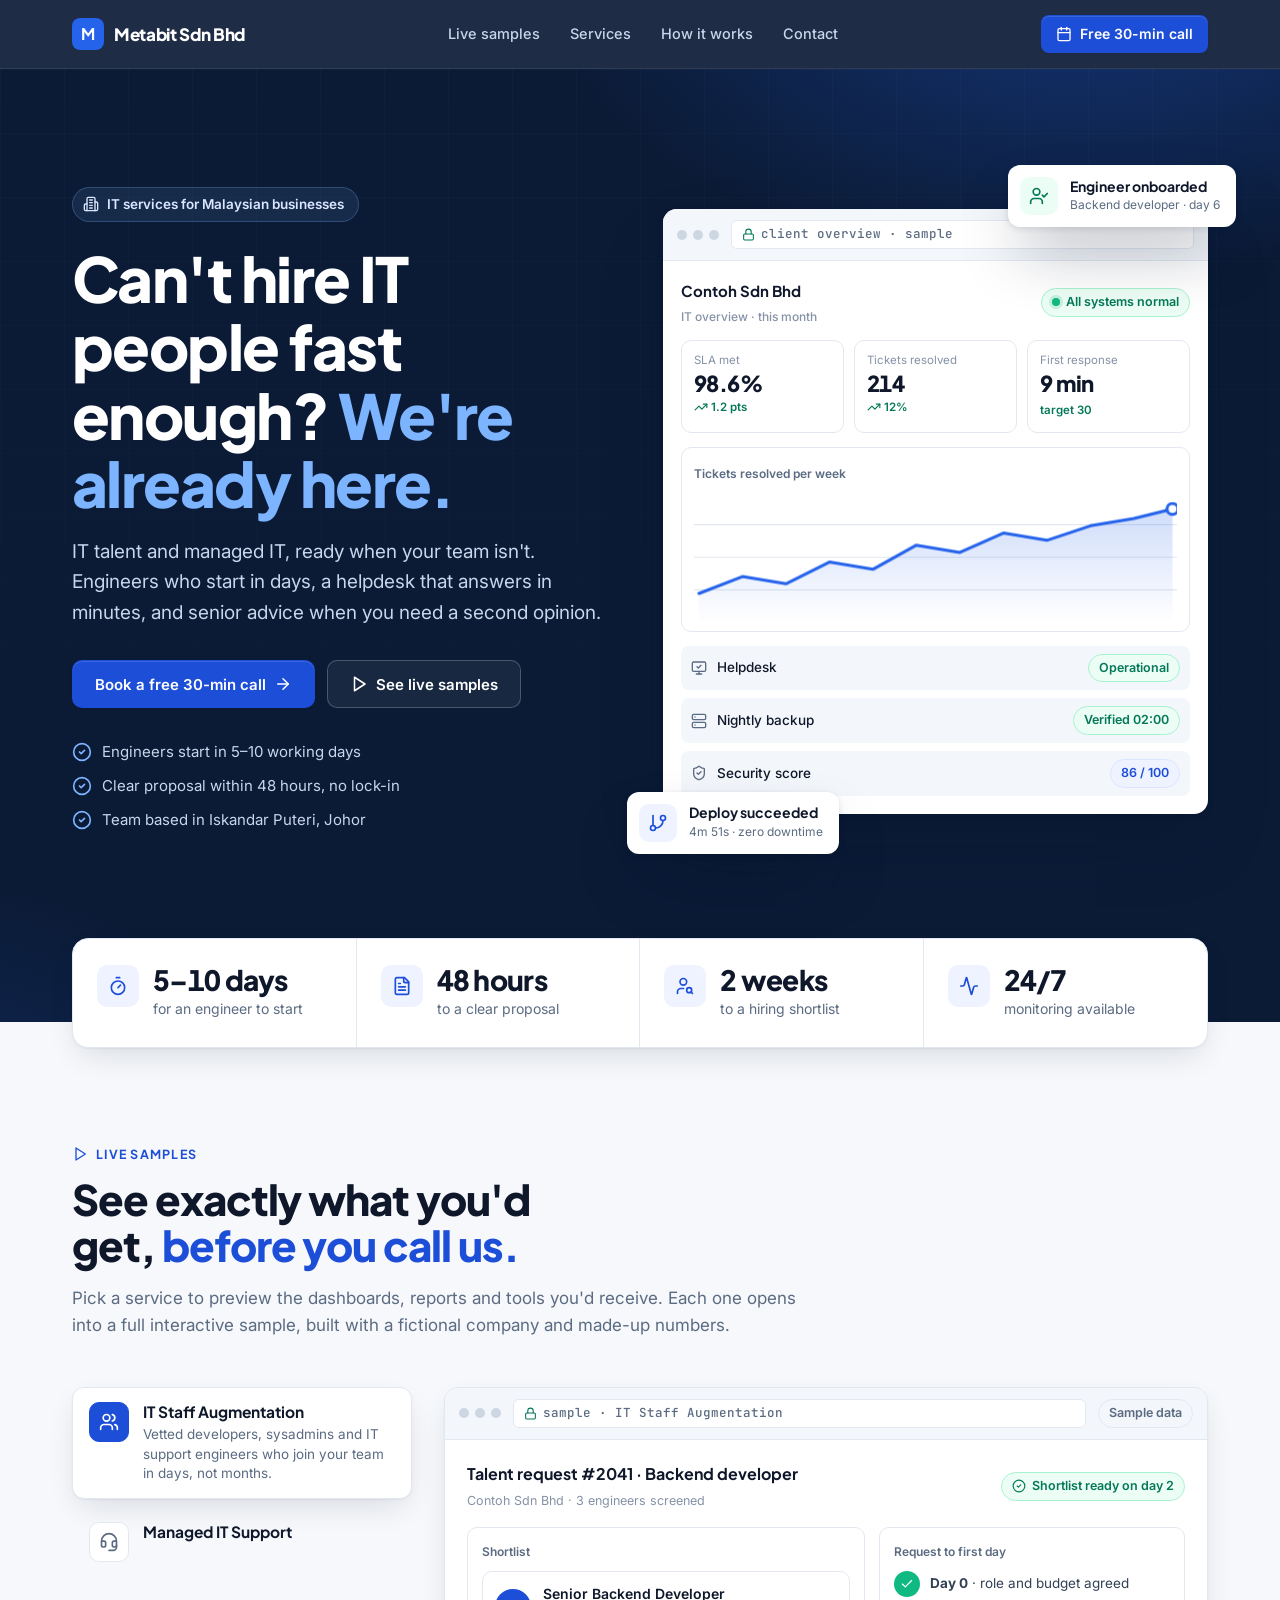
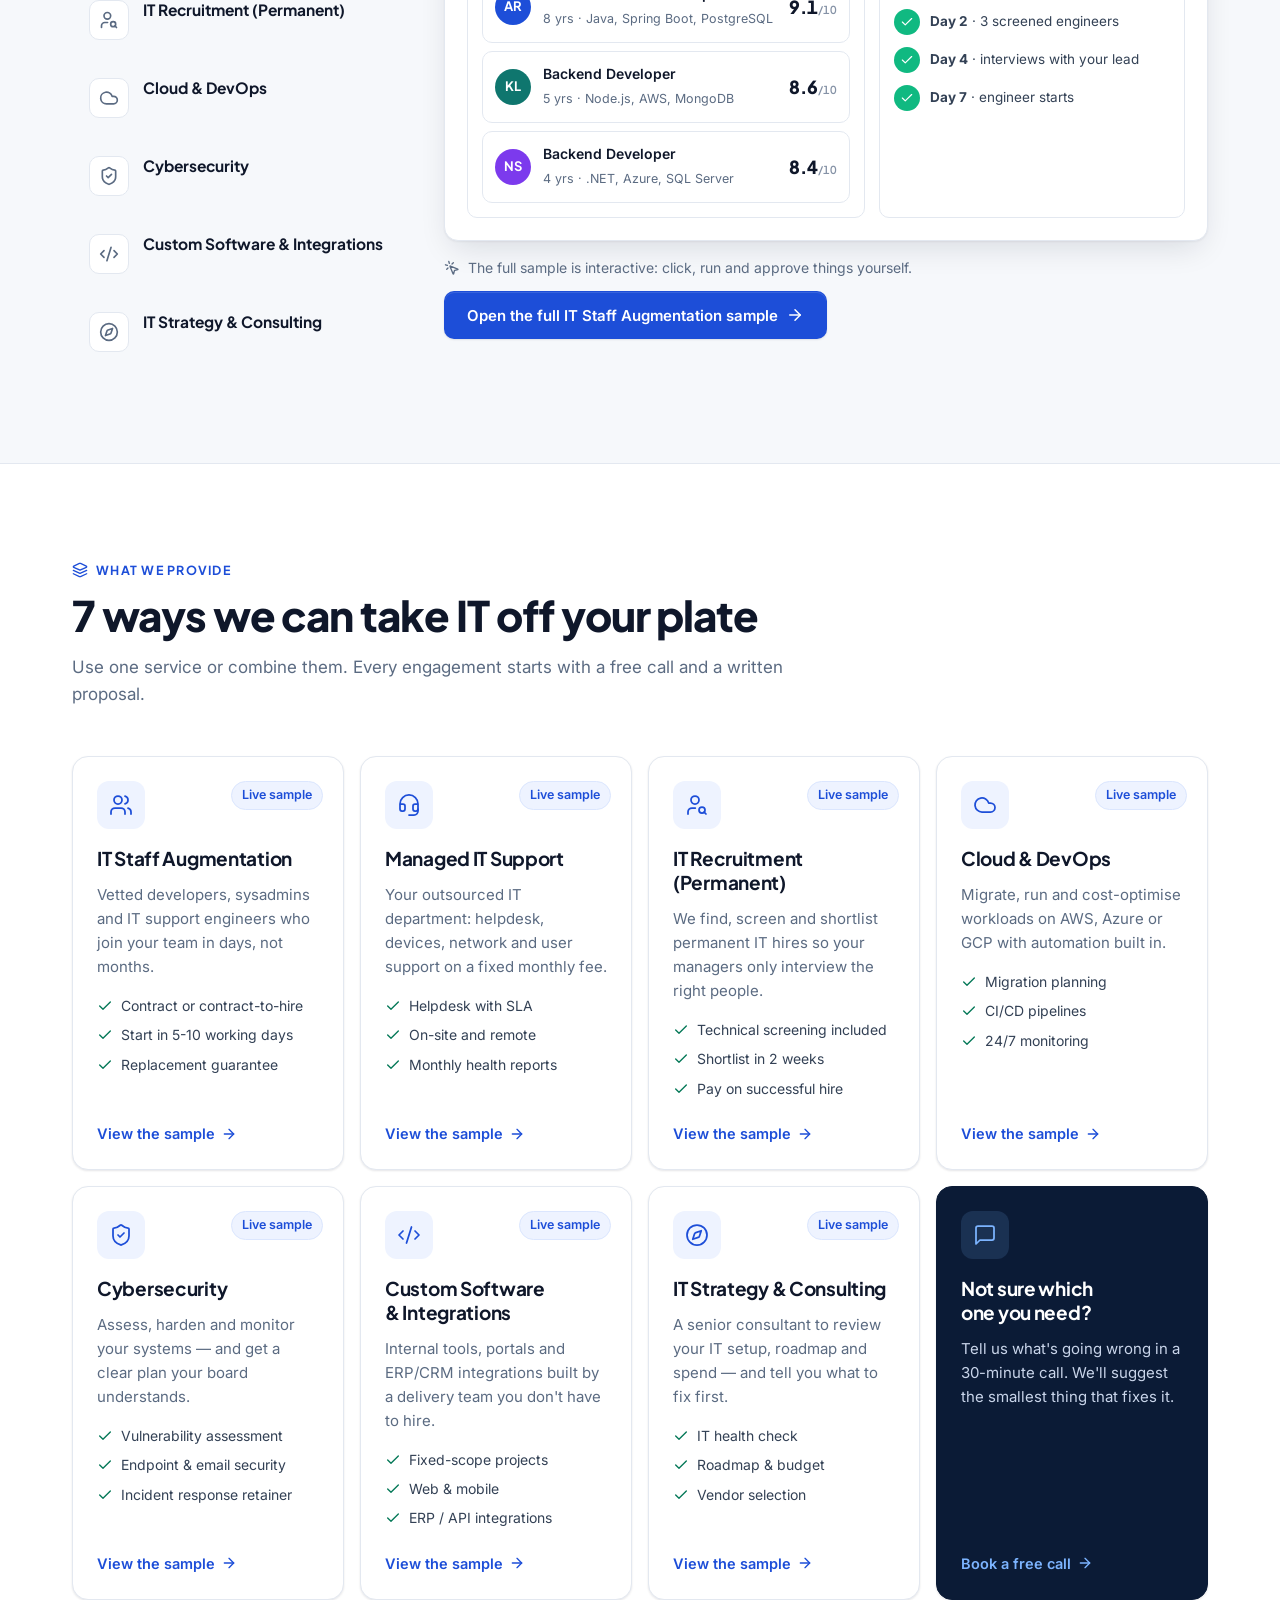
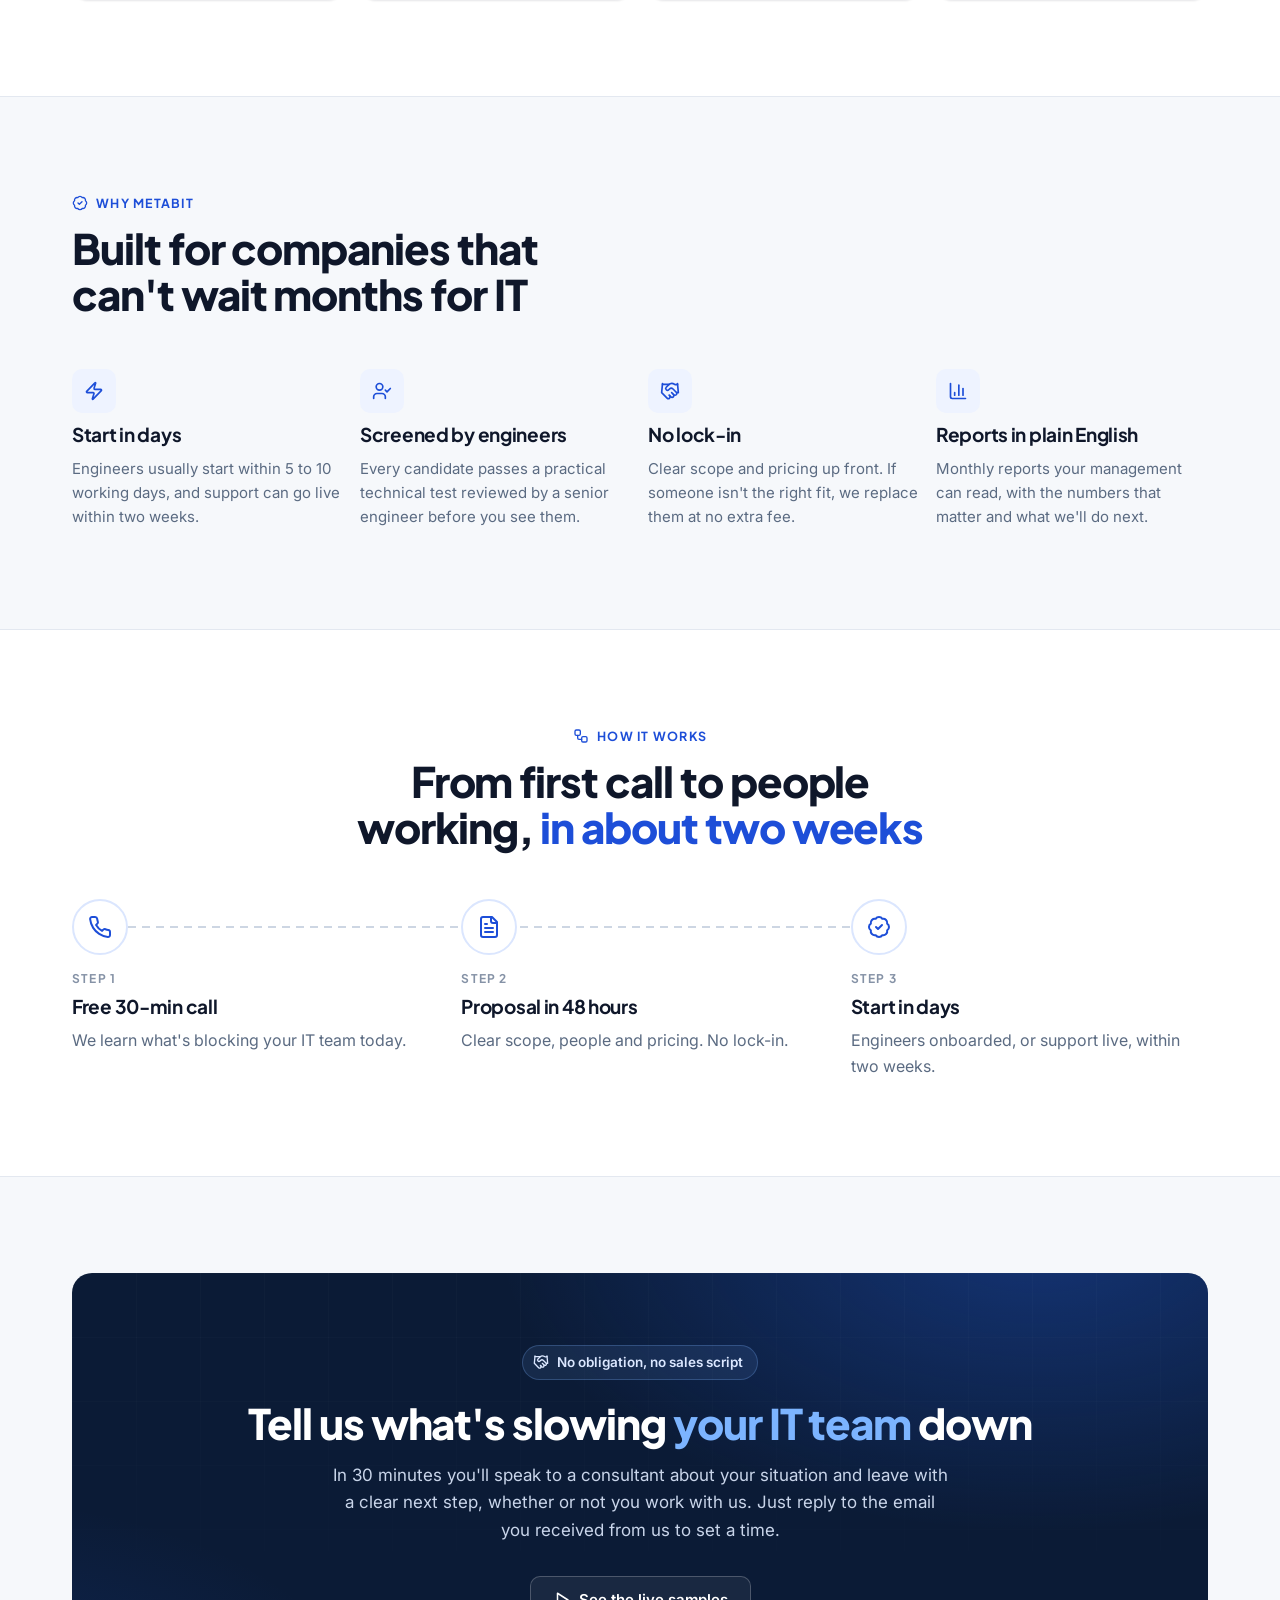
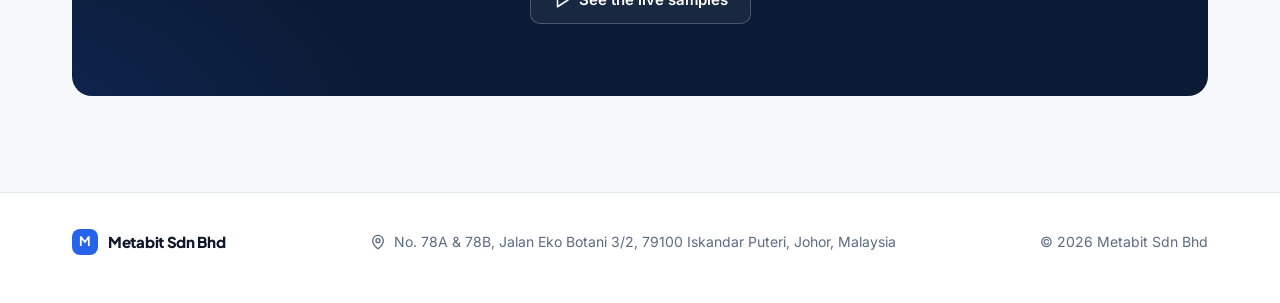
<file: index.html>
<!doctype html>
<html lang="en">
<head>
<meta charset="utf-8">
<meta name="viewport" content="width=device-width, initial-scale=1, viewport-fit=cover">
<title>Metabit Sdn Bhd — IT talent, managed IT and consulting</title>
<meta name="description" content="IT talent and managed IT, ready when your team isn&#39;t.">
<meta name="theme-color" content="#0b1b36">
<script>document.documentElement.classList.add("js");</script>
<link rel="preconnect" href="https://fonts.googleapis.com">
<link rel="preconnect" href="https://fonts.gstatic.com" crossorigin>
<link rel="stylesheet" href="https://fonts.googleapis.com/css2?family=Inter:wght@400;500;600;700&family=JetBrains+Mono:wght@500;600&family=Plus+Jakarta+Sans:wght@600;700;800&display=swap">
<link rel="stylesheet" href="assets/site.css">
<link rel="icon" href="data:image/svg+xml,%3Csvg xmlns='http://www.w3.org/2000/svg' viewBox='0 0 32 32'%3E%3Crect width='32' height='32' rx='7' fill='%232563eb'/%3E%3Ctext x='16' y='22' font-family='Arial' font-weight='800' font-size='17' text-anchor='middle' fill='%23fff'%3EM%3C/text%3E%3C/svg%3E">
</head>
<body>
<!-- Icons: Lucide v0.460.0 (https://lucide.dev), ISC licence. Use with the icon() helper in build_site.py. -->
<svg xmlns="http://www.w3.org/2000/svg" style="display:none" aria-hidden="true">
<symbol id="i-activity" viewBox="0 0 24 24"><path d="M22 12h-2.48a2 2 0 0 0-1.93 1.46l-2.35 8.36a.25.25 0 0 1-.48 0L9.24 2.18a.25.25 0 0 0-.48 0l-2.35 8.36A2 2 0 0 1 4.49 12H2" /></symbol>
<symbol id="i-arrow-left" viewBox="0 0 24 24"><path d="m12 19-7-7 7-7" /> <path d="M19 12H5" /></symbol>
<symbol id="i-arrow-right" viewBox="0 0 24 24"><path d="M5 12h14" /> <path d="m12 5 7 7-7 7" /></symbol>
<symbol id="i-badge-check" viewBox="0 0 24 24"><path d="M3.85 8.62a4 4 0 0 1 4.78-4.77 4 4 0 0 1 6.74 0 4 4 0 0 1 4.78 4.78 4 4 0 0 1 0 6.74 4 4 0 0 1-4.77 4.78 4 4 0 0 1-6.75 0 4 4 0 0 1-4.78-4.77 4 4 0 0 1 0-6.76Z" /> <path d="m9 12 2 2 4-4" /></symbol>
<symbol id="i-briefcase" viewBox="0 0 24 24"><path d="M16 20V4a2 2 0 0 0-2-2h-4a2 2 0 0 0-2 2v16" /> <rect width="20" height="14" x="2" y="6" rx="2" /></symbol>
<symbol id="i-building-2" viewBox="0 0 24 24"><path d="M6 22V4a2 2 0 0 1 2-2h8a2 2 0 0 1 2 2v18Z" /> <path d="M6 12H4a2 2 0 0 0-2 2v6a2 2 0 0 0 2 2h2" /> <path d="M18 9h2a2 2 0 0 1 2 2v9a2 2 0 0 1-2 2h-2" /> <path d="M10 6h4" /> <path d="M10 10h4" /> <path d="M10 14h4" /> <path d="M10 18h4" /></symbol>
<symbol id="i-calendar" viewBox="0 0 24 24"><path d="M8 2v4" /> <path d="M16 2v4" /> <rect width="18" height="18" x="3" y="4" rx="2" /> <path d="M3 10h18" /></symbol>
<symbol id="i-calendar-check" viewBox="0 0 24 24"><path d="M8 2v4" /> <path d="M16 2v4" /> <rect width="18" height="18" x="3" y="4" rx="2" /> <path d="M3 10h18" /> <path d="m9 16 2 2 4-4" /></symbol>
<symbol id="i-chart-column" viewBox="0 0 24 24"><path d="M3 3v16a2 2 0 0 0 2 2h16" /> <path d="M18 17V9" /> <path d="M13 17V5" /> <path d="M8 17v-3" /></symbol>
<symbol id="i-check" viewBox="0 0 24 24"><path d="M20 6 9 17l-5-5" /></symbol>
<symbol id="i-chevron-right" viewBox="0 0 24 24"><path d="m9 18 6-6-6-6" /></symbol>
<symbol id="i-circle-alert" viewBox="0 0 24 24"><circle cx="12" cy="12" r="10" /> <line x1="12" x2="12" y1="8" y2="12" /> <line x1="12" x2="12.01" y1="16" y2="16" /></symbol>
<symbol id="i-circle-check" viewBox="0 0 24 24"><circle cx="12" cy="12" r="10" /> <path d="m9 12 2 2 4-4" /></symbol>
<symbol id="i-clock" viewBox="0 0 24 24"><circle cx="12" cy="12" r="10" /> <polyline points="12 6 12 12 16 14" /></symbol>
<symbol id="i-cloud" viewBox="0 0 24 24"><path d="M17.5 19H9a7 7 0 1 1 6.71-9h1.79a4.5 4.5 0 1 1 0 9Z" /></symbol>
<symbol id="i-code-xml" viewBox="0 0 24 24"><path d="m18 16 4-4-4-4" /> <path d="m6 8-4 4 4 4" /> <path d="m14.5 4-5 16" /></symbol>
<symbol id="i-compass" viewBox="0 0 24 24"><path d="m16.24 7.76-1.804 5.411a2 2 0 0 1-1.265 1.265L7.76 16.24l1.804-5.411a2 2 0 0 1 1.265-1.265z" /> <circle cx="12" cy="12" r="10" /></symbol>
<symbol id="i-file-text" viewBox="0 0 24 24"><path d="M15 2H6a2 2 0 0 0-2 2v16a2 2 0 0 0 2 2h12a2 2 0 0 0 2-2V7Z" /> <path d="M14 2v4a2 2 0 0 0 2 2h4" /> <path d="M10 9H8" /> <path d="M16 13H8" /> <path d="M16 17H8" /></symbol>
<symbol id="i-gauge" viewBox="0 0 24 24"><path d="m12 14 4-4" /> <path d="M3.34 19a10 10 0 1 1 17.32 0" /></symbol>
<symbol id="i-git-branch" viewBox="0 0 24 24"><line x1="6" x2="6" y1="3" y2="15" /> <circle cx="18" cy="6" r="3" /> <circle cx="6" cy="18" r="3" /> <path d="M18 9a9 9 0 0 1-9 9" /></symbol>
<symbol id="i-handshake" viewBox="0 0 24 24"><path d="m11 17 2 2a1 1 0 1 0 3-3" /> <path d="m14 14 2.5 2.5a1 1 0 1 0 3-3l-3.88-3.88a3 3 0 0 0-4.24 0l-.88.88a1 1 0 1 1-3-3l2.81-2.81a5.79 5.79 0 0 1 7.06-.87l.47.28a2 2 0 0 0 1.42.25L21 4" /> <path d="m21 3 1 11h-2" /> <path d="M3 3 2 14l6.5 6.5a1 1 0 1 0 3-3" /> <path d="M3 4h8" /></symbol>
<symbol id="i-headset" viewBox="0 0 24 24"><path d="M3 11h3a2 2 0 0 1 2 2v3a2 2 0 0 1-2 2H5a2 2 0 0 1-2-2v-5Zm0 0a9 9 0 1 1 18 0m0 0v5a2 2 0 0 1-2 2h-1a2 2 0 0 1-2-2v-3a2 2 0 0 1 2-2h3Z" /> <path d="M21 16v2a4 4 0 0 1-4 4h-5" /></symbol>
<symbol id="i-info" viewBox="0 0 24 24"><circle cx="12" cy="12" r="10" /> <path d="M12 16v-4" /> <path d="M12 8h.01" /></symbol>
<symbol id="i-laptop" viewBox="0 0 24 24"><path d="M20 16V7a2 2 0 0 0-2-2H6a2 2 0 0 0-2 2v9m16 0H4m16 0 1.28 2.55a1 1 0 0 1-.9 1.45H3.62a1 1 0 0 1-.9-1.45L4 16" /></symbol>
<symbol id="i-layers" viewBox="0 0 24 24"><path d="m12.83 2.18a2 2 0 0 0-1.66 0L2.6 6.08a1 1 0 0 0 0 1.83l8.58 3.91a2 2 0 0 0 1.66 0l8.58-3.9a1 1 0 0 0 0-1.83Z" /> <path d="m22 17.65-9.17 4.16a2 2 0 0 1-1.66 0L2 17.65" /> <path d="m22 12.65-9.17 4.16a2 2 0 0 1-1.66 0L2 12.65" /></symbol>
<symbol id="i-list-checks" viewBox="0 0 24 24"><path d="m3 17 2 2 4-4" /> <path d="m3 7 2 2 4-4" /> <path d="M13 6h8" /> <path d="M13 12h8" /> <path d="M13 18h8" /></symbol>
<symbol id="i-loader-circle" viewBox="0 0 24 24"><path d="M21 12a9 9 0 1 1-6.219-8.56" /></symbol>
<symbol id="i-lock" viewBox="0 0 24 24"><rect width="18" height="11" x="3" y="11" rx="2" ry="2" /> <path d="M7 11V7a5 5 0 0 1 10 0v4" /></symbol>
<symbol id="i-mail" viewBox="0 0 24 24"><rect width="20" height="16" x="2" y="4" rx="2" /> <path d="m22 7-8.97 5.7a1.94 1.94 0 0 1-2.06 0L2 7" /></symbol>
<symbol id="i-map-pin" viewBox="0 0 24 24"><path d="M20 10c0 4.993-5.539 10.193-7.399 11.799a1 1 0 0 1-1.202 0C9.539 20.193 4 14.993 4 10a8 8 0 0 1 16 0" /> <circle cx="12" cy="10" r="3" /></symbol>
<symbol id="i-menu" viewBox="0 0 24 24"><line x1="4" x2="20" y1="12" y2="12" /> <line x1="4" x2="20" y1="6" y2="6" /> <line x1="4" x2="20" y1="18" y2="18" /></symbol>
<symbol id="i-message-square" viewBox="0 0 24 24"><path d="M21 15a2 2 0 0 1-2 2H7l-4 4V5a2 2 0 0 1 2-2h14a2 2 0 0 1 2 2z" /></symbol>
<symbol id="i-monitor-check" viewBox="0 0 24 24"><path d="m9 10 2 2 4-4" /> <rect width="20" height="14" x="2" y="3" rx="2" /> <path d="M12 17v4" /> <path d="M8 21h8" /></symbol>
<symbol id="i-mouse-pointer-click" viewBox="0 0 24 24"><path d="M14 4.1 12 6" /> <path d="m5.1 8-2.9-.8" /> <path d="m6 12-1.9 2" /> <path d="M7.2 2.2 8 5.1" /> <path d="M9.037 9.69a.498.498 0 0 1 .653-.653l11 4.5a.5.5 0 0 1-.074.949l-4.349 1.041a1 1 0 0 0-.74.739l-1.04 4.35a.5.5 0 0 1-.95.074z" /></symbol>
<symbol id="i-phone" viewBox="0 0 24 24"><path d="M22 16.92v3a2 2 0 0 1-2.18 2 19.79 19.79 0 0 1-8.63-3.07 19.5 19.5 0 0 1-6-6 19.79 19.79 0 0 1-3.07-8.67A2 2 0 0 1 4.11 2h3a2 2 0 0 1 2 1.72 12.84 12.84 0 0 0 .7 2.81 2 2 0 0 1-.45 2.11L8.09 9.91a16 16 0 0 0 6 6l1.27-1.27a2 2 0 0 1 2.11-.45 12.84 12.84 0 0 0 2.81.7A2 2 0 0 1 22 16.92z" /></symbol>
<symbol id="i-play" viewBox="0 0 24 24"><polygon points="6 3 20 12 6 21 6 3" /></symbol>
<symbol id="i-radio" viewBox="0 0 24 24"><path d="M4.9 19.1C1 15.2 1 8.8 4.9 4.9" /> <path d="M7.8 16.2c-2.3-2.3-2.3-6.1 0-8.5" /> <circle cx="12" cy="12" r="2" /> <path d="M16.2 7.8c2.3 2.3 2.3 6.1 0 8.5" /> <path d="M19.1 4.9C23 8.8 23 15.1 19.1 19" /></symbol>
<symbol id="i-refresh-cw" viewBox="0 0 24 24"><path d="M3 12a9 9 0 0 1 9-9 9.75 9.75 0 0 1 6.74 2.74L21 8" /> <path d="M21 3v5h-5" /> <path d="M21 12a9 9 0 0 1-9 9 9.75 9.75 0 0 1-6.74-2.74L3 16" /> <path d="M8 16H3v5" /></symbol>
<symbol id="i-rotate-ccw" viewBox="0 0 24 24"><path d="M3 12a9 9 0 1 0 9-9 9.75 9.75 0 0 0-6.74 2.74L3 8" /> <path d="M3 3v5h5" /></symbol>
<symbol id="i-server" viewBox="0 0 24 24"><rect width="20" height="8" x="2" y="2" rx="2" ry="2" /> <rect width="20" height="8" x="2" y="14" rx="2" ry="2" /> <line x1="6" x2="6.01" y1="6" y2="6" /> <line x1="6" x2="6.01" y1="18" y2="18" /></symbol>
<symbol id="i-shield-alert" viewBox="0 0 24 24"><path d="M20 13c0 5-3.5 7.5-7.66 8.95a1 1 0 0 1-.67-.01C7.5 20.5 4 18 4 13V6a1 1 0 0 1 1-1c2 0 4.5-1.2 6.24-2.72a1.17 1.17 0 0 1 1.52 0C14.51 3.81 17 5 19 5a1 1 0 0 1 1 1z" /> <path d="M12 8v4" /> <path d="M12 16h.01" /></symbol>
<symbol id="i-shield-check" viewBox="0 0 24 24"><path d="M20 13c0 5-3.5 7.5-7.66 8.95a1 1 0 0 1-.67-.01C7.5 20.5 4 18 4 13V6a1 1 0 0 1 1-1c2 0 4.5-1.2 6.24-2.72a1.17 1.17 0 0 1 1.52 0C14.51 3.81 17 5 19 5a1 1 0 0 1 1 1z" /> <path d="m9 12 2 2 4-4" /></symbol>
<symbol id="i-timer" viewBox="0 0 24 24"><line x1="10" x2="14" y1="2" y2="2" /> <line x1="12" x2="15" y1="14" y2="11" /> <circle cx="12" cy="14" r="8" /></symbol>
<symbol id="i-trending-down" viewBox="0 0 24 24"><polyline points="22 17 13.5 8.5 8.5 13.5 2 7" /> <polyline points="16 17 22 17 22 11" /></symbol>
<symbol id="i-trending-up" viewBox="0 0 24 24"><polyline points="22 7 13.5 15.5 8.5 10.5 2 17" /> <polyline points="16 7 22 7 22 13" /></symbol>
<symbol id="i-user-check" viewBox="0 0 24 24"><path d="M16 21v-2a4 4 0 0 0-4-4H6a4 4 0 0 0-4 4v2" /> <circle cx="9" cy="7" r="4" /> <polyline points="16 11 18 13 22 9" /></symbol>
<symbol id="i-user-search" viewBox="0 0 24 24"><circle cx="10" cy="7" r="4" /> <path d="M10.3 15H7a4 4 0 0 0-4 4v2" /> <circle cx="17" cy="17" r="3" /> <path d="m21 21-1.9-1.9" /></symbol>
<symbol id="i-users" viewBox="0 0 24 24"><path d="M16 21v-2a4 4 0 0 0-4-4H6a4 4 0 0 0-4 4v2" /> <circle cx="9" cy="7" r="4" /> <path d="M22 21v-2a4 4 0 0 0-3-3.87" /> <path d="M16 3.13a4 4 0 0 1 0 7.75" /></symbol>
<symbol id="i-wallet" viewBox="0 0 24 24"><path d="M19 7V4a1 1 0 0 0-1-1H5a2 2 0 0 0 0 4h15a1 1 0 0 1 1 1v4h-3a2 2 0 0 0 0 4h3a1 1 0 0 0 1-1v-2a1 1 0 0 0-1-1" /> <path d="M3 5v14a2 2 0 0 0 2 2h15a1 1 0 0 0 1-1v-4" /></symbol>
<symbol id="i-workflow" viewBox="0 0 24 24"><rect width="8" height="8" x="3" y="3" rx="2" /> <path d="M7 11v4a2 2 0 0 0 2 2h4" /> <rect width="8" height="8" x="13" y="13" rx="2" /></symbol>
<symbol id="i-x" viewBox="0 0 24 24"><path d="M18 6 6 18" /> <path d="m6 6 12 12" /></symbol>
<symbol id="i-zap" viewBox="0 0 24 24"><path d="M4 14a1 1 0 0 1-.78-1.63l9.9-10.2a.5.5 0 0 1 .86.46l-1.92 6.02A1 1 0 0 0 13 10h7a1 1 0 0 1 .78 1.63l-9.9 10.2a.5.5 0 0 1-.86-.46l1.92-6.02A1 1 0 0 0 11 14z" /></symbol>
<symbol id="i-search" viewBox="0 0 24 24"><circle cx="10" cy="7" r="4" /> <path d="M10.3 15H7a4 4 0 0 0-4 4v2" /> <circle cx="17" cy="17" r="3" /> <path d="m21 21-1.9-1.9" /></symbol>
<symbol id="i-shield" viewBox="0 0 24 24"><path d="M20 13c0 5-3.5 7.5-7.66 8.95a1 1 0 0 1-.67-.01C7.5 20.5 4 18 4 13V6a1 1 0 0 1 1-1c2 0 4.5-1.2 6.24-2.72a1.17 1.17 0 0 1 1.52 0C14.51 3.81 17 5 19 5a1 1 0 0 1 1 1z" /> <path d="m9 12 2 2 4-4" /></symbol>
<symbol id="i-code" viewBox="0 0 24 24"><path d="m18 16 4-4-4-4" /> <path d="m6 8-4 4 4 4" /> <path d="m14.5 4-5 16" /></symbol>
</svg>
<nav class="nav">
  <div class="wrap">
    <a class="brand" href="./"><b>M</b>Metabit Sdn Bhd</a>
    <div class="nav-links">
      <a href="#explore">Live samples</a>
      <a href="#services">Services</a>
      <a href="#how">How it works</a>
      <a href="#contact">Contact</a>
    </div>
    <a class="btn sm" href="#contact"><svg class="i sm" aria-hidden="true"><use href="#i-calendar"/></svg>Free 30-min call</a>
  </div>
</nav>

<main>

<header class="hero dark">
  <div class="grid-lines"></div>
  <div class="wrap">
    <div>
      <span class="eyebrow"><svg class="i " aria-hidden="true"><use href="#i-building-2"/></svg><span data-for>IT services for Malaysian businesses</span></span>
      <h1>Can't hire IT people fast enough? <span class="g">We're already here.</span></h1>
      <p class="lede">IT talent and managed IT, ready when your team isn&#39;t. Engineers who start in days, a helpdesk that answers in minutes, and senior advice when you need a second opinion.</p>
      <div class="cta-row">
        <a class="btn" href="#contact">Book a free 30-min call<svg class="i go" aria-hidden="true"><use href="#i-arrow-right"/></svg></a>
        <a class="btn ghost" href="#explore"><svg class="i sm" aria-hidden="true"><use href="#i-play"/></svg>See live samples</a>
      </div>
      <ul class="ticks">
        <li><svg class="i " aria-hidden="true"><use href="#i-circle-check"/></svg>Engineers start in 5–10 working days</li>
        <li><svg class="i " aria-hidden="true"><use href="#i-circle-check"/></svg>Clear proposal within 48 hours, no lock-in</li>
        <li><svg class="i " aria-hidden="true"><use href="#i-circle-check"/></svg>Team based in Iskandar Puteri, Johor</li>
      </ul>
    </div>

    <div class="stage" aria-hidden="true">
      <div class="float a"><span class="tile green"><svg class="i " aria-hidden="true"><use href="#i-user-check"/></svg></span><div><b>Engineer onboarded</b><small>Backend developer · day 6</small></div></div>
      <div class="console">
        <div class="win-bar"><div class="dots"><i></i><i></i><i></i></div><span class="addr"><svg class="i " aria-hidden="true"><use href="#i-lock"/></svg>client overview · sample</span></div>
        <div class="console-body">
          <div class="c-head"><div><b>Contoh Sdn Bhd</b><small>IT overview · this month</small></div><span class="chip ok"><span class="dot live"></span>All systems normal</span></div>
          <div class="mini-kpis">
            <div><small>SLA met</small><b data-count="98.6" data-suf="%">98.6%</b><em><svg class="i xs" aria-hidden="true"><use href="#i-trending-up"/></svg>1.2 pts</em></div>
            <div><small>Tickets resolved</small><b data-count="214">214</b><em><svg class="i xs" aria-hidden="true"><use href="#i-trending-up"/></svg>12%</em></div>
            <div><small>First response</small><b data-count="9" data-suf=" min">9 min</b><em>target 30</em></div>
          </div>
          <div class="chart"><small>Tickets resolved per week</small>
            <svg viewBox="0 0 400 110" role="img" aria-label="Tickets resolved per week, rising over 12 weeks">
              <defs><linearGradient id="areaFill" x1="0" y1="0" x2="0" y2="1"><stop offset="0" stop-color="#2563eb" stop-opacity=".22"/><stop offset="1" stop-color="#2563eb" stop-opacity="0"/></linearGradient></defs>
              <line class="gl" x1="0" y1="27" x2="400" y2="27"/><line class="gl" x1="0" y1="54" x2="400" y2="54"/><line class="gl" x1="0" y1="81" x2="400" y2="81"/>
              <path class="area" d="M4 84 L40 70 L76 76 L112 58 L148 64 L184 44 L220 50 L256 34 L292 40 L328 28 L364 22 L396 14 L396 108 L4 108 Z"/>
              <path class="ln" d="M4 84 L40 70 L76 76 L112 58 L148 64 L184 44 L220 50 L256 34 L292 40 L328 28 L364 22 L396 14"/>
              <circle class="pt" cx="396" cy="14" r="4.5"/>
            </svg>
          </div>
          <div class="status-list">
            <div><svg class="i " aria-hidden="true"><use href="#i-monitor-check"/></svg><span>Helpdesk</span><span class="chip ok">Operational</span></div>
            <div><svg class="i " aria-hidden="true"><use href="#i-server"/></svg><span>Nightly backup</span><span class="chip ok">Verified 02:00</span></div>
            <div><svg class="i " aria-hidden="true"><use href="#i-shield-check"/></svg><span>Security score</span><span class="chip info">86 / 100</span></div>
          </div>
        </div>
      </div>
      <div class="float b"><span class="tile blue"><svg class="i " aria-hidden="true"><use href="#i-git-branch"/></svg></span><div><b>Deploy succeeded</b><small>4m 51s · zero downtime</small></div></div>
    </div>
  </div>
</header>

<div class="stats-band">
  <div class="wrap">
    <div class="stats">
      <div class="stat"><span class="tile blue"><svg class="i " aria-hidden="true"><use href="#i-timer"/></svg></span><div><b>5–10 days</b><span>for an engineer to start</span></div></div>
      <div class="stat"><span class="tile blue"><svg class="i " aria-hidden="true"><use href="#i-file-text"/></svg></span><div><b>48 hours</b><span>to a clear proposal</span></div></div>
      <div class="stat"><span class="tile blue"><svg class="i " aria-hidden="true"><use href="#i-user-search"/></svg></span><div><b>2 weeks</b><span>to a hiring shortlist</span></div></div>
      <div class="stat"><span class="tile blue"><svg class="i " aria-hidden="true"><use href="#i-activity"/></svg></span><div><b>24/7</b><span>monitoring available</span></div></div>
    </div>
  </div>
</div>



<section id="explore">
  <div class="wrap">
    <div class="head reveal">
      <div class="kicker"><svg class="i sm" aria-hidden="true"><use href="#i-play"/></svg>Live samples</div>
      <h2>See exactly what you'd get, <span class="g">before you call us.</span></h2>
      <p>Pick a service to preview the dashboards, reports and tools you'd receive. Each one opens into a full interactive sample, built with a fictional company and made-up numbers.</p>
    </div>
    <div class="explorer reveal" data-explorer>
      <div class="ex-list" role="tablist" aria-label="Services">
        
        <button class="ex-item" role="tab" id="tab-staff-augmentation" aria-controls="pane-staff-augmentation" aria-selected="true" data-href="services/staff-augmentation/">
          <span class="tile"><svg class="i " aria-hidden="true"><use href="#i-users"/></svg></span>
          <span><b>IT Staff Augmentation</b><small>Vetted developers, sysadmins and IT support engineers who join your team in days, not months.</small></span>
          <span class="bar"><b></b></span>
        </button>
        
        <button class="ex-item" role="tab" id="tab-managed-it" aria-controls="pane-managed-it" aria-selected="false" data-href="services/managed-it/">
          <span class="tile"><svg class="i " aria-hidden="true"><use href="#i-headset"/></svg></span>
          <span><b>Managed IT Support</b><small>Your outsourced IT department: helpdesk, devices, network and user support on a fixed monthly fee.</small></span>
          <span class="bar"><b></b></span>
        </button>
        
        <button class="ex-item" role="tab" id="tab-recruitment" aria-controls="pane-recruitment" aria-selected="false" data-href="services/recruitment/">
          <span class="tile"><svg class="i " aria-hidden="true"><use href="#i-search"/></svg></span>
          <span><b>IT Recruitment (Permanent)</b><small>We find, screen and shortlist permanent IT hires so your managers only interview the right people.</small></span>
          <span class="bar"><b></b></span>
        </button>
        
        <button class="ex-item" role="tab" id="tab-cloud-devops" aria-controls="pane-cloud-devops" aria-selected="false" data-href="services/cloud-devops/">
          <span class="tile"><svg class="i " aria-hidden="true"><use href="#i-cloud"/></svg></span>
          <span><b>Cloud &amp; DevOps</b><small>Migrate, run and cost-optimise workloads on AWS, Azure or GCP with automation built in.</small></span>
          <span class="bar"><b></b></span>
        </button>
        
        <button class="ex-item" role="tab" id="tab-cybersecurity" aria-controls="pane-cybersecurity" aria-selected="false" data-href="services/cybersecurity/">
          <span class="tile"><svg class="i " aria-hidden="true"><use href="#i-shield"/></svg></span>
          <span><b>Cybersecurity</b><small>Assess, harden and monitor your systems — and get a clear plan your board understands.</small></span>
          <span class="bar"><b></b></span>
        </button>
        
        <button class="ex-item" role="tab" id="tab-software-dev" aria-controls="pane-software-dev" aria-selected="false" data-href="services/software-dev/">
          <span class="tile"><svg class="i " aria-hidden="true"><use href="#i-code"/></svg></span>
          <span><b>Custom Software &amp; Integrations</b><small>Internal tools, portals and ERP/CRM integrations built by a delivery team you don&#39;t have to hire.</small></span>
          <span class="bar"><b></b></span>
        </button>
        
        <button class="ex-item" role="tab" id="tab-it-consulting" aria-controls="pane-it-consulting" aria-selected="false" data-href="services/it-consulting/">
          <span class="tile"><svg class="i " aria-hidden="true"><use href="#i-compass"/></svg></span>
          <span><b>IT Strategy &amp; Consulting</b><small>A senior consultant to review your IT setup, roadmap and spend — and tell you what to fix first.</small></span>
          <span class="bar"><b></b></span>
        </button>
        
      </div>
      <div class="ex-stage">
        <div class="ex-frame">
          <div class="win-bar"><div class="dots"><i></i><i></i><i></i></div><span class="addr"><svg class="i " aria-hidden="true"><use href="#i-lock"/></svg><span data-addr>sample · IT Staff Augmentation</span></span><span class="chip">Sample data</span></div>
          
          <div class="ex-pane on" role="tabpanel" id="pane-staff-augmentation" aria-labelledby="tab-staff-augmentation" data-name="IT Staff Augmentation">
  <div class="p-title"><div><b>Talent request #2041 · Backend developer</b><small>Contoh Sdn Bhd · 3 engineers screened</small></div><span class="chip ok"><svg class="i " aria-hidden="true"><use href="#i-circle-check"/></svg>Shortlist ready on day 2</span></div>
  <div class="p-grid2">
    <div class="p-card"><small>Shortlist</small>
      <div class="p-rows">
        <div class="p-row"><span class="av c1">AR</span><div class="p-grow"><b>Senior Backend Developer</b><small>8 yrs · Java, Spring Boot, PostgreSQL</small></div><span class="score">9.1<small>/10</small></span></div>
        <div class="p-row"><span class="av c2">KL</span><div class="p-grow"><b>Backend Developer</b><small>5 yrs · Node.js, AWS, MongoDB</small></div><span class="score">8.6<small>/10</small></span></div>
        <div class="p-row"><span class="av c3">NS</span><div class="p-grow"><b>Backend Developer</b><small>4 yrs · .NET, Azure, SQL Server</small></div><span class="score">8.4<small>/10</small></span></div>
      </div>
    </div>
    <div class="p-card"><small>Request to first day</small>
      <div class="steps-mini">
        <div><i><svg class="i " aria-hidden="true"><use href="#i-check"/></svg></i><span><b>Day 0</b> · role and budget agreed</span></div>
        <div><i><svg class="i " aria-hidden="true"><use href="#i-check"/></svg></i><span><b>Day 2</b> · 3 screened engineers</span></div>
        <div><i><svg class="i " aria-hidden="true"><use href="#i-check"/></svg></i><span><b>Day 4</b> · interviews with your lead</span></div>
        <div><i><svg class="i " aria-hidden="true"><use href="#i-check"/></svg></i><span><b>Day 7</b> · engineer starts</span></div>
      </div>
    </div>
  </div></div>
          
          <div class="ex-pane" role="tabpanel" id="pane-managed-it" aria-labelledby="tab-managed-it" data-name="Managed IT Support" hidden>
  <div class="p-title"><div><b>IT helpdesk · Contoh Sdn Bhd</b><small>This month, 142 devices covered</small></div><span class="chip ok"><span class="dot live"></span>Live</span></div>
  <div class="mini-kpis" style="margin-bottom:14px">
    <div><small>SLA met</small><b data-count="98.6" data-suf="%">98.6%</b><em><svg class="i xs" aria-hidden="true"><use href="#i-trending-up"/></svg>target 95%</em></div>
    <div><small>Resolved</small><b data-count="214">214</b><em><svg class="i xs" aria-hidden="true"><use href="#i-trending-up"/></svg>12%</em></div>
    <div><small>First response</small><b data-count="9" data-suf=" min">9 min</b><em>SLA 30 min</em></div>
  </div>
  <div class="p-grid2">
    <div class="p-card"><small>Latest tickets</small>
      <div class="p-rows">
        <div class="p-row"><div class="p-grow"><b>VPN drops every hour</b><small>Sales · #1046</small></div><span class="chip warn"><svg class="i " aria-hidden="true"><use href="#i-clock"/></svg>In progress</span></div>
        <div class="p-row"><div class="p-grow"><b>New joiner laptop setup</b><small>HR · #1045</small></div><span class="chip ok"><svg class="i " aria-hidden="true"><use href="#i-check"/></svg>12 min</span></div>
        <div class="p-row"><div class="p-grow"><b>Outlook not syncing on phone</b><small>Finance · #1044</small></div><span class="chip ok"><svg class="i " aria-hidden="true"><use href="#i-check"/></svg>8 min</span></div>
      </div>
    </div>
    <div class="p-card"><small>Tickets resolved per week</small>
      <div class="spark"><b style="--h:40%;animation-delay:0.0s"></b><b style="--h:62%;animation-delay:0.05s"></b><b style="--h:48%;animation-delay:0.1s"></b><b style="--h:75%;animation-delay:0.15000000000000002s"></b><b style="--h:58%;animation-delay:0.2s"></b><b style="--h:88%;animation-delay:0.25s"></b><b style="--h:70%;animation-delay:0.30000000000000004s"></b><b style="--h:95%;animation-delay:0.35000000000000003s"></b><b style="--h:80%;animation-delay:0.4s"></b><b style="--h:66%;animation-delay:0.45s"></b><b style="--h:90%;animation-delay:0.5s"></b><b style="--h:84%;animation-delay:0.55s"></b></div>
    </div>
  </div></div>
          
          <div class="ex-pane" role="tabpanel" id="pane-recruitment" aria-labelledby="tab-recruitment" data-name="IT Recruitment (Permanent)" hidden>
  <div class="p-title"><div><b>Hiring pipeline · IT Manager</b><small>Contoh Sdn Bhd · day 12 of 14</small></div><span class="chip ok"><svg class="i " aria-hidden="true"><use href="#i-user-check"/></svg>4 finalists</span></div>
  <div class="p-grid2">
    <div class="p-card"><small>From applicants to finalists</small>
      <div class="funnel">
        <div><span>Sourced</span><div class="track"><b style="--w:100%"></b></div><span>120</span></div>
        <div><span>Screened</span><div class="track"><b style="--w:28%;animation-delay:.15s"></b></div><span>34</span></div>
        <div><span>Technical test</span><div class="track"><b style="--w:10%;animation-delay:.3s"></b></div><span>12</span></div>
        <div><span>Shortlist</span><div class="track"><b style="--w:5%;animation-delay:.45s;background:var(--green-fill)"></b></div><span>4</span></div>
      </div>
    </div>
    <div class="p-card"><small>Shortlist report</small>
      <div class="p-rows">
        <div class="p-row"><span class="av c1">A</span><div class="p-grow"><b>Candidate A</b><small>10 yrs · ERP and infra</small></div><span class="chip ok">88%</span></div>
        <div class="p-row"><span class="av c2">B</span><div class="p-grow"><b>Candidate B</b><small>8 yrs · M365, Fortinet</small></div><span class="chip ok">84%</span></div>
        <div class="p-row"><span class="av c3">C</span><div class="p-grow"><b>Candidate C</b><small>7 yrs · cloud migration</small></div><span class="chip info">79%</span></div>
      </div>
    </div>
  </div></div>
          
          <div class="ex-pane" role="tabpanel" id="pane-cloud-devops" aria-labelledby="tab-cloud-devops" data-name="Cloud &amp; DevOps" hidden>
  <div class="p-title"><div><b>contoh-portal · main</b><small>Deploy pipeline, commit a3f9c21</small></div><span class="chip ok"><svg class="i " aria-hidden="true"><use href="#i-circle-check"/></svg>Live in 4m 51s</span></div>
  <div class="pipe" style="margin-bottom:14px">
    <span class="st"><svg class="i " aria-hidden="true"><use href="#i-check"/></svg>Build</span><span class="sep"></span><span class="st"><svg class="i " aria-hidden="true"><use href="#i-check"/></svg>Test</span><span class="sep"></span><span class="st"><svg class="i " aria-hidden="true"><use href="#i-check"/></svg>Security scan</span><span class="sep"></span><span class="st"><svg class="i " aria-hidden="true"><use href="#i-check"/></svg>Staging</span><span class="sep"></span><span class="st"><svg class="i " aria-hidden="true"><use href="#i-check"/></svg>Production</span>
  </div>
  <div class="p-grid2">
    <div class="logbox">
      <div><span class="dim">$</span> build contoh-portal:a3f9c21 <span class="ok">✓ 38s</span></div>
      <div><span class="dim">$</span> run 412 tests <span class="ok">✓ passed</span></div>
      <div><span class="dim">$</span> scan image <span class="ok">✓ 0 critical</span></div>
      <div><span class="dim">$</span> deploy staging <span class="ok">✓ healthy</span></div>
      <div><span class="dim">$</span> roll out production <span class="ok">✓ 3/3 pods</span></div>
      <div><span class="ok">● zero downtime</span></div>
    </div>
    <div class="p-card"><small>Monthly cloud bill, RM</small>
      <div class="bars-lab">
        <div><span>Before</span><div class="track"><b style="--w:100%;background:var(--amber-fill)"></b></div><span>18.4k</span></div>
        <div><span>After</span><div class="track"><b style="--w:65%;animation-delay:.3s;background:var(--green-fill)"></b></div><span>11.9k</span></div>
      </div>
      <p style="margin:14px 0 0"><span class="chip ok"><svg class="i " aria-hidden="true"><use href="#i-trending-down"/></svg>35% lower</span></p>
    </div>
  </div></div>
          
          <div class="ex-pane" role="tabpanel" id="pane-cybersecurity" aria-labelledby="tab-cybersecurity" data-name="Cybersecurity" hidden>
  <div class="p-title"><div><b>Security assessment</b><small>Contoh Sdn Bhd · network, laptops, Microsoft 365</small></div><span class="chip ok"><svg class="i " aria-hidden="true"><use href="#i-shield-check"/></svg>0 critical findings</span></div>
  <div class="p-grid2">
    <div class="p-card" style="display:flex;gap:18px;align-items:center;flex-wrap:wrap"><div class="gauge anim"><span><b data-count="86" data-from="54">86</b><small>out of 100</small></span></div>
      <div style="flex:1;min-width:140px"><h3>Well protected</h3><p style="margin:6px 0 0;color:var(--muted);font-size:14px">Up from 54 after the top five fixes.</p></div></div>
    <div class="p-card"><small>Fixed this month</small>
      <div class="p-rows">
        <div class="p-row"><span class="tile green" style="width:28px;height:28px;border-radius:8px;display:grid;place-items:center"><svg class="i sm" aria-hidden="true"><use href="#i-check"/></svg></span><div class="p-grow"><b>MFA on for 41 email accounts</b></div></div>
        <div class="p-row"><span class="tile green" style="width:28px;height:28px;border-radius:8px;display:grid;place-items:center"><svg class="i sm" aria-hidden="true"><use href="#i-check"/></svg></span><div class="p-grow"><b>Remote desktop closed</b></div></div>
        <div class="p-row"><span class="tile green" style="width:28px;height:28px;border-radius:8px;display:grid;place-items:center"><svg class="i sm" aria-hidden="true"><use href="#i-check"/></svg></span><div class="p-grow"><b>23 laptops patched</b></div></div>
      </div>
    </div>
  </div></div>
          
          <div class="ex-pane" role="tabpanel" id="pane-software-dev" aria-labelledby="tab-software-dev" data-name="Custom Software &amp; Integrations" hidden>
  <div class="p-title"><div><b>Purchase request portal</b><small>Built for Contoh Sdn Bhd, connected to the ERP</small></div><span class="chip info"><svg class="i " aria-hidden="true"><use href="#i-refresh-cw"/></svg>Synced to ERP</span></div>
  <div class="p-grid2">
    <div class="p-card"><small>New request</small>
      <div class="form-mock">
        <label>Item<span class="fld">2 × Dell Latitude laptops</span></label>
        <label>Amount<span class="fld">RM 9,800</span></label>
        <label>Department<span class="fld">Finance</span></label>
        <span class="btn sm" style="width:fit-content">Submit request</span>
      </div>
    </div>
    <div class="p-card"><small>What happens next</small>
      <div class="steps-mini">
        <div><i><svg class="i " aria-hidden="true"><use href="#i-check"/></svg></i><span>Submitted by Finance</span></div>
        <div><i><svg class="i " aria-hidden="true"><use href="#i-check"/></svg></i><span>Approved by manager, from email</span></div>
        <div><i><svg class="i " aria-hidden="true"><use href="#i-check"/></svg></i><span>Sent to ERP through the API</span></div>
        <div><i><svg class="i " aria-hidden="true"><use href="#i-check"/></svg></i><span>Purchase order created</span></div>
      </div>
    </div>
  </div></div>
          
          <div class="ex-pane" role="tabpanel" id="pane-it-consulting" aria-labelledby="tab-it-consulting" data-name="IT Strategy &amp; Consulting" hidden>
  <div class="p-title"><div><b>IT health check</b><small>Contoh Sdn Bhd · 6 areas reviewed</small></div><span class="chip warn"><svg class="i " aria-hidden="true"><use href="#i-gauge"/></svg>Overall 63 / 100</span></div>
  <div class="p-grid2">
    <div class="p-card"><small>Scorecard</small>
      <div class="bars-lab">
        <div><span>Security</span><div class="track"><b style="--w:42%;background:var(--red-fill)"></b></div><span>42</span></div>
        <div><span>Backup</span><div class="track"><b style="--w:55%;background:var(--amber-fill);animation-delay:.1s"></b></div><span>55</span></div>
        <div><span>Support</span><div class="track"><b style="--w:61%;background:var(--amber-fill);animation-delay:.2s"></b></div><span>61</span></div>
        <div><span>Infrastructure</span><div class="track"><b style="--w:68%;background:var(--amber-fill);animation-delay:.3s"></b></div><span>68</span></div>
        <div><span>Licences</span><div class="track"><b style="--w:74%;animation-delay:.4s"></b></div><span>74</span></div>
        <div><span>Cost</span><div class="track"><b style="--w:80%;background:var(--green-fill);animation-delay:.5s"></b></div><span>80</span></div>
      </div>
    </div>
    <div class="p-card"><small>90-day roadmap</small>
      <div class="p-rows">
        <div class="p-row"><span class="chip ok">Days 1–30</span><div class="p-grow"><b>MFA, close remote desktop</b></div></div>
        <div class="p-row"><span class="chip info">Days 31–60</span><div class="p-grow"><b>Helpdesk, patching</b></div></div>
        <div class="p-row"><span class="chip warn">Days 61–90</span><div class="p-grow"><b>Files to the cloud</b></div></div>
      </div>
    </div>
  </div></div>
          
        </div>
        <div class="ex-foot">
          <p><svg class="i sm" aria-hidden="true"><use href="#i-mouse-pointer-click"/></svg>The full sample is interactive: click, run and approve things yourself.</p>
          <a class="btn" href="services/staff-augmentation/" data-open>Open the full IT Staff Augmentation sample<svg class="i go" aria-hidden="true"><use href="#i-arrow-right"/></svg></a>
        </div>
      </div>
    </div>
  </div>
</section>


<section id="services" class="alt">
  <div class="wrap">
    <div class="head reveal">
      <div class="kicker"><svg class="i sm" aria-hidden="true"><use href="#i-layers"/></svg>What we provide</div>
      <h2>7 ways we can take IT off your plate</h2>
      <p>Use one service or combine them. Every engagement starts with a free call and a written proposal.</p>
    </div>
    <div class="svc-grid">
      
      <a class="svc reveal" id="staff-augmentation" href="services/staff-augmentation/" style="transition-delay:0.0s">
        <span class="ico"><svg class="i " aria-hidden="true"><use href="#i-users"/></svg></span>
        <span class="chip info badge">Live sample</span>
        <h3>IT Staff Augmentation</h3>
        <p>Vetted developers, sysadmins and IT support engineers who join your team in days, not months.</p>
        <ul><li><svg class="i " aria-hidden="true"><use href="#i-check"/></svg>Contract or contract-to-hire</li><li><svg class="i " aria-hidden="true"><use href="#i-check"/></svg>Start in 5-10 working days</li><li><svg class="i " aria-hidden="true"><use href="#i-check"/></svg>Replacement guarantee</li></ul>
        <span class="more">View the sample<svg class="i " aria-hidden="true"><use href="#i-arrow-right"/></svg></span>
      </a>
      
      <a class="svc reveal" id="managed-it" href="services/managed-it/" style="transition-delay:0.06s">
        <span class="ico"><svg class="i " aria-hidden="true"><use href="#i-headset"/></svg></span>
        <span class="chip info badge">Live sample</span>
        <h3>Managed IT Support</h3>
        <p>Your outsourced IT department: helpdesk, devices, network and user support on a fixed monthly fee.</p>
        <ul><li><svg class="i " aria-hidden="true"><use href="#i-check"/></svg>Helpdesk with SLA</li><li><svg class="i " aria-hidden="true"><use href="#i-check"/></svg>On-site and remote</li><li><svg class="i " aria-hidden="true"><use href="#i-check"/></svg>Monthly health reports</li></ul>
        <span class="more">View the sample<svg class="i " aria-hidden="true"><use href="#i-arrow-right"/></svg></span>
      </a>
      
      <a class="svc reveal" id="recruitment" href="services/recruitment/" style="transition-delay:0.12s">
        <span class="ico"><svg class="i " aria-hidden="true"><use href="#i-search"/></svg></span>
        <span class="chip info badge">Live sample</span>
        <h3>IT Recruitment (Permanent)</h3>
        <p>We find, screen and shortlist permanent IT hires so your managers only interview the right people.</p>
        <ul><li><svg class="i " aria-hidden="true"><use href="#i-check"/></svg>Technical screening included</li><li><svg class="i " aria-hidden="true"><use href="#i-check"/></svg>Shortlist in 2 weeks</li><li><svg class="i " aria-hidden="true"><use href="#i-check"/></svg>Pay on successful hire</li></ul>
        <span class="more">View the sample<svg class="i " aria-hidden="true"><use href="#i-arrow-right"/></svg></span>
      </a>
      
      <a class="svc reveal" id="cloud-devops" href="services/cloud-devops/" style="transition-delay:0.18s">
        <span class="ico"><svg class="i " aria-hidden="true"><use href="#i-cloud"/></svg></span>
        <span class="chip info badge">Live sample</span>
        <h3>Cloud &amp; DevOps</h3>
        <p>Migrate, run and cost-optimise workloads on AWS, Azure or GCP with automation built in.</p>
        <ul><li><svg class="i " aria-hidden="true"><use href="#i-check"/></svg>Migration planning</li><li><svg class="i " aria-hidden="true"><use href="#i-check"/></svg>CI/CD pipelines</li><li><svg class="i " aria-hidden="true"><use href="#i-check"/></svg>24/7 monitoring</li></ul>
        <span class="more">View the sample<svg class="i " aria-hidden="true"><use href="#i-arrow-right"/></svg></span>
      </a>
      
      <a class="svc reveal" id="cybersecurity" href="services/cybersecurity/" style="transition-delay:0.0s">
        <span class="ico"><svg class="i " aria-hidden="true"><use href="#i-shield"/></svg></span>
        <span class="chip info badge">Live sample</span>
        <h3>Cybersecurity</h3>
        <p>Assess, harden and monitor your systems — and get a clear plan your board understands.</p>
        <ul><li><svg class="i " aria-hidden="true"><use href="#i-check"/></svg>Vulnerability assessment</li><li><svg class="i " aria-hidden="true"><use href="#i-check"/></svg>Endpoint &amp; email security</li><li><svg class="i " aria-hidden="true"><use href="#i-check"/></svg>Incident response retainer</li></ul>
        <span class="more">View the sample<svg class="i " aria-hidden="true"><use href="#i-arrow-right"/></svg></span>
      </a>
      
      <a class="svc reveal" id="software-dev" href="services/software-dev/" style="transition-delay:0.06s">
        <span class="ico"><svg class="i " aria-hidden="true"><use href="#i-code"/></svg></span>
        <span class="chip info badge">Live sample</span>
        <h3>Custom Software &amp; Integrations</h3>
        <p>Internal tools, portals and ERP/CRM integrations built by a delivery team you don&#39;t have to hire.</p>
        <ul><li><svg class="i " aria-hidden="true"><use href="#i-check"/></svg>Fixed-scope projects</li><li><svg class="i " aria-hidden="true"><use href="#i-check"/></svg>Web &amp; mobile</li><li><svg class="i " aria-hidden="true"><use href="#i-check"/></svg>ERP / API integrations</li></ul>
        <span class="more">View the sample<svg class="i " aria-hidden="true"><use href="#i-arrow-right"/></svg></span>
      </a>
      
      <a class="svc reveal" id="it-consulting" href="services/it-consulting/" style="transition-delay:0.12s">
        <span class="ico"><svg class="i " aria-hidden="true"><use href="#i-compass"/></svg></span>
        <span class="chip info badge">Live sample</span>
        <h3>IT Strategy &amp; Consulting</h3>
        <p>A senior consultant to review your IT setup, roadmap and spend — and tell you what to fix first.</p>
        <ul><li><svg class="i " aria-hidden="true"><use href="#i-check"/></svg>IT health check</li><li><svg class="i " aria-hidden="true"><use href="#i-check"/></svg>Roadmap &amp; budget</li><li><svg class="i " aria-hidden="true"><use href="#i-check"/></svg>Vendor selection</li></ul>
        <span class="more">View the sample<svg class="i " aria-hidden="true"><use href="#i-arrow-right"/></svg></span>
      </a>
      
      
      <a class="svc cta-card reveal" href="#contact">
        <span class="ico"><svg class="i " aria-hidden="true"><use href="#i-message-square"/></svg></span>
        <h3>Not sure which one you need?</h3>
        <p>Tell us what's going wrong in a 30-minute call. We'll suggest the smallest thing that fixes it.</p>
        <span class="more">Book a free call<svg class="i " aria-hidden="true"><use href="#i-arrow-right"/></svg></span>
      </a>
      
    </div>
  </div>
</section>

<section id="why">
  <div class="wrap">
    <div class="head reveal">
      <div class="kicker"><svg class="i sm" aria-hidden="true"><use href="#i-badge-check"/></svg>Why Metabit</div>
      <h2>Built for companies that can't wait months for IT</h2>
    </div>
    <div class="why">
      <div class="reveal"><span class="tile blue"><svg class="i " aria-hidden="true"><use href="#i-zap"/></svg></span><h3>Start in days</h3><p>Engineers usually start within 5 to 10 working days, and support can go live within two weeks.</p></div>
      <div class="reveal" style="transition-delay:.06s"><span class="tile blue"><svg class="i " aria-hidden="true"><use href="#i-user-check"/></svg></span><h3>Screened by engineers</h3><p>Every candidate passes a practical technical test reviewed by a senior engineer before you see them.</p></div>
      <div class="reveal" style="transition-delay:.12s"><span class="tile blue"><svg class="i " aria-hidden="true"><use href="#i-handshake"/></svg></span><h3>No lock-in</h3><p>Clear scope and pricing up front. If someone isn't the right fit, we replace them at no extra fee.</p></div>
      <div class="reveal" style="transition-delay:.18s"><span class="tile blue"><svg class="i " aria-hidden="true"><use href="#i-chart-column"/></svg></span><h3>Reports in plain English</h3><p>Monthly reports your management can read, with the numbers that matter and what we'll do next.</p></div>
    </div>
  </div>
</section>

<section id="how" class="alt">
  <div class="wrap">
    <div class="head center reveal">
      <div class="kicker"><svg class="i sm" aria-hidden="true"><use href="#i-workflow"/></svg>How it works</div>
      <h2>From first call to people working, <span class="g">in about two weeks</span></h2>
    </div>
    <div class="steps">
      
      
      <div class="step reveal" style="transition-delay:0.0s"><span class="num"><svg class="i " aria-hidden="true"><use href="#i-phone"/></svg></span><small>Step 1</small><h3>Free 30-min call</h3><p>We learn what&#39;s blocking your IT team today.</p></div>
      
      <div class="step reveal" style="transition-delay:0.1s"><span class="num"><svg class="i " aria-hidden="true"><use href="#i-file-text"/></svg></span><small>Step 2</small><h3>Proposal in 48 hours</h3><p>Clear scope, people and pricing. No lock-in.</p></div>
      
      <div class="step reveal" style="transition-delay:0.2s"><span class="num"><svg class="i " aria-hidden="true"><use href="#i-badge-check"/></svg></span><small>Step 3</small><h3>Start in days</h3><p>Engineers onboarded, or support live, within two weeks.</p></div>
      
    </div>
  </div>
</section>
<div style="height:96px"></div>


<section id="contact" class="cta-sec">
  <div class="wrap">
    <div class="cta dark reveal">
      <div class="grid-lines"></div>
      <span class="eyebrow"><svg class="i sm" aria-hidden="true"><use href="#i-handshake"/></svg>No obligation, no sales script</span>
      <h2 style="margin-top:20px">Tell us what's slowing <span class="g">your IT team</span> down</h2>
      <p>In 30 minutes you'll speak to a consultant about your situation and leave with a clear next step, whether or not you work with us. Just reply to the email you received from us to set a time.</p>
      <div class="cta-row">
        
        
        
        <a class="btn ghost" href="#explore"><svg class="i sm" aria-hidden="true"><use href="#i-play"/></svg>See the live samples</a>
      </div>
    </div>
  </div>
</section>
</main>

<footer>
  <div class="wrap">
    <a class="brand" href="./"><b>M</b>Metabit Sdn Bhd</a>
    <span class="addr"><svg class="i " aria-hidden="true"><use href="#i-map-pin"/></svg>No. 78A &amp; 78B, Jalan Eko Botani 3/2, 79100 Iskandar Puteri, Johor, Malaysia</span>
    <span>© <span data-year></span> Metabit Sdn Bhd</span>
  </div>
</footer>
<script src="assets/site.js"></script>

</body>
</html>
</file>
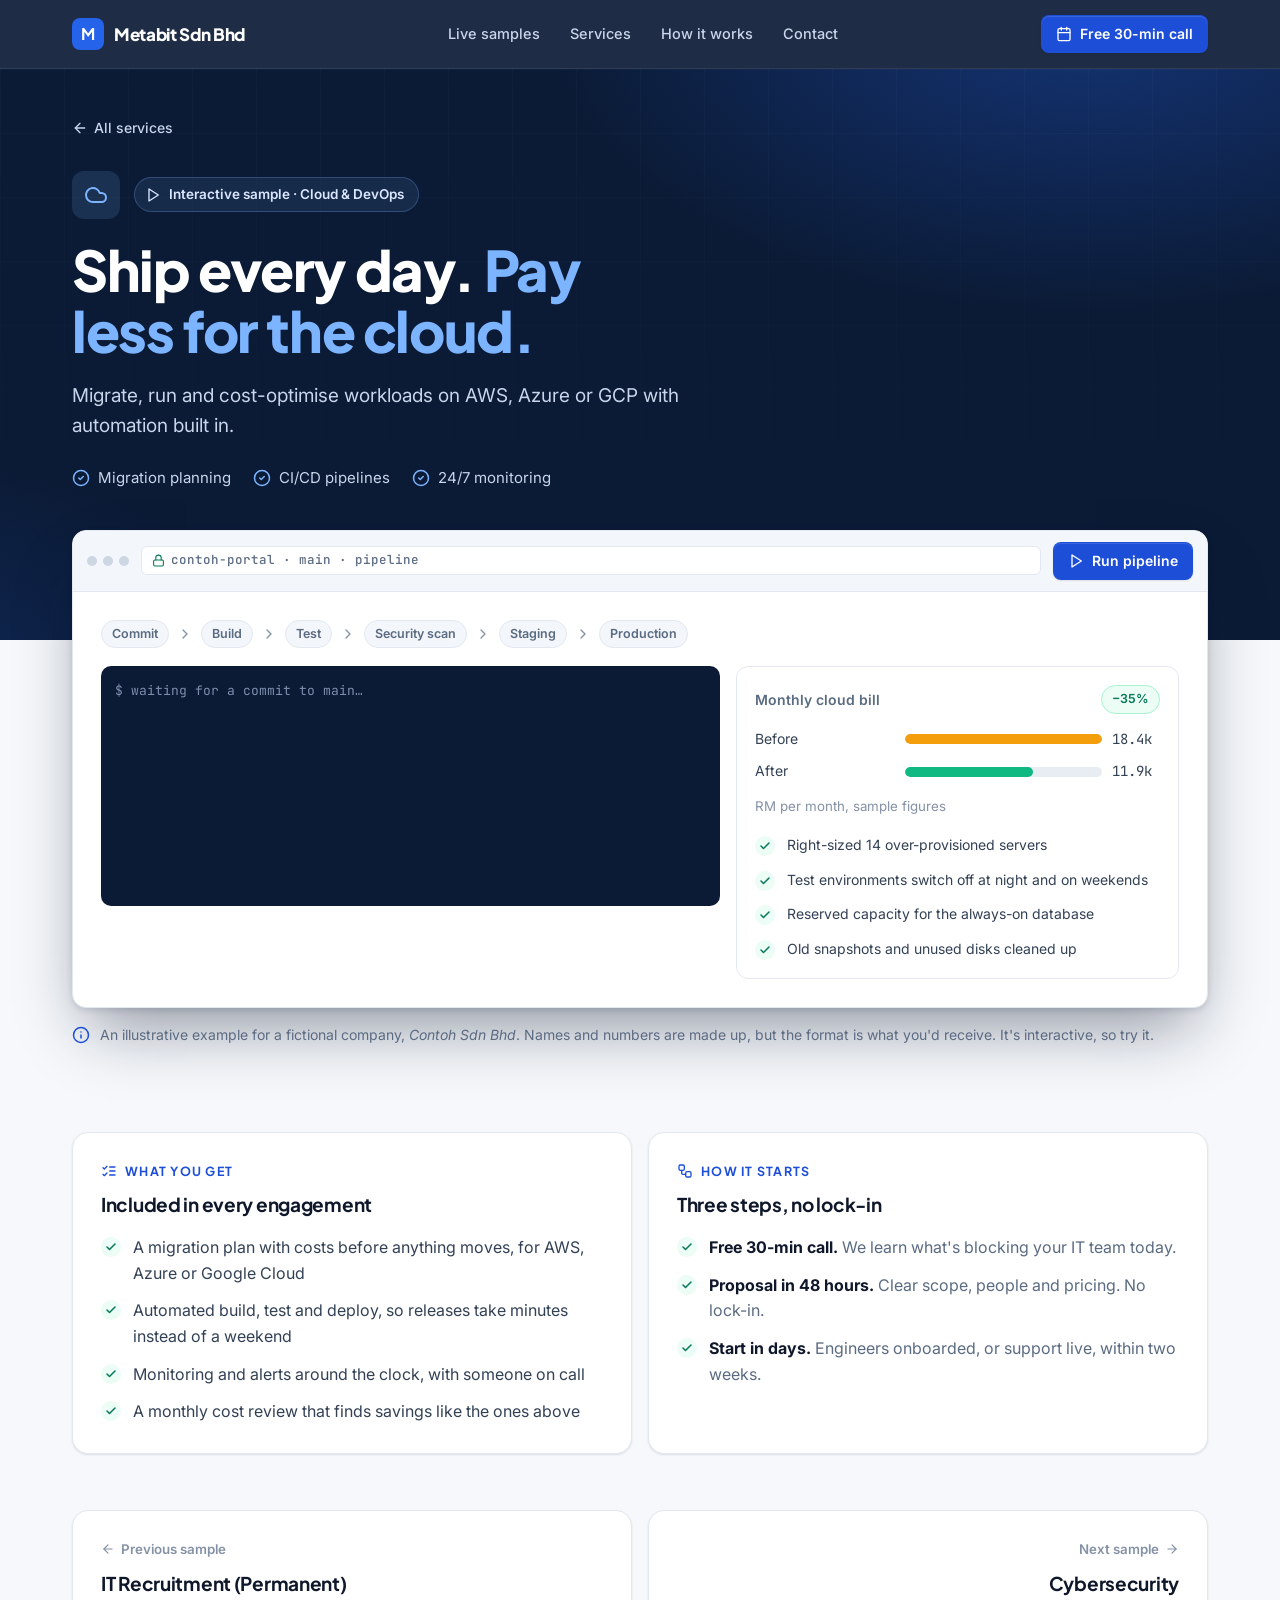
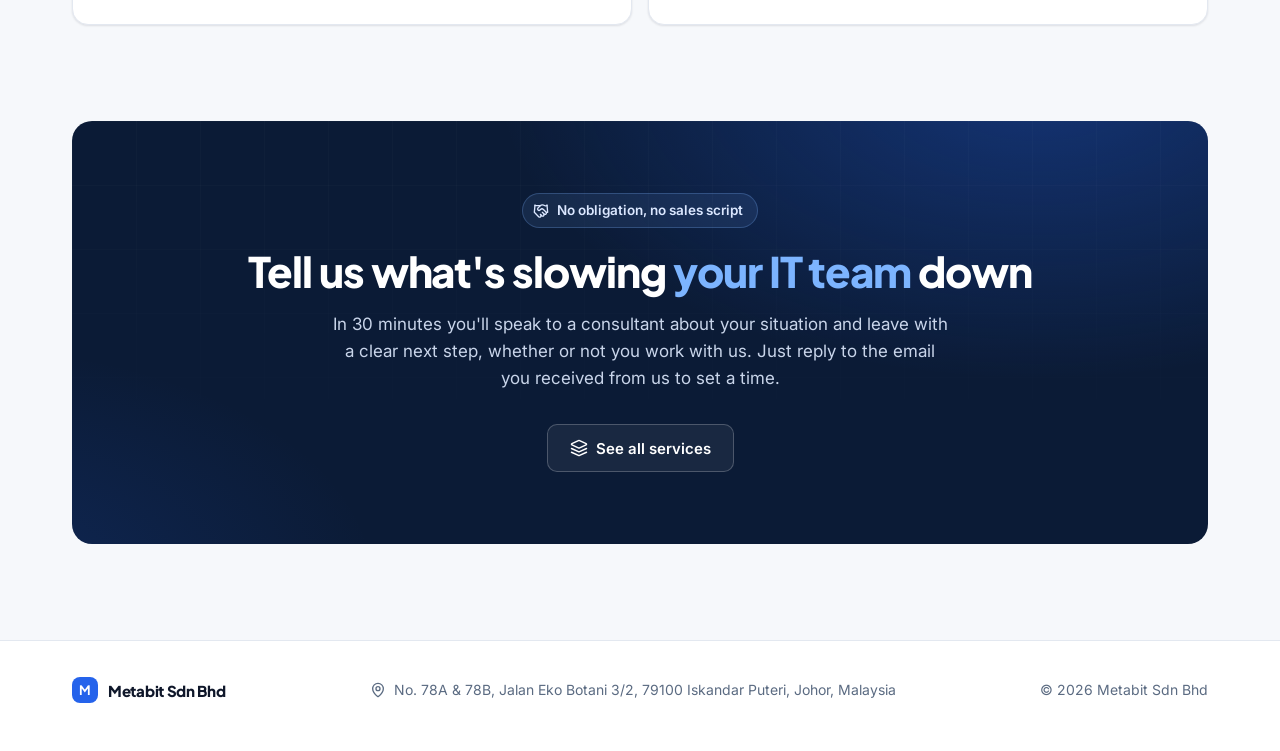
<file: services/cloud-devops/index.html>
<!doctype html>
<html lang="en">
<head>
<meta charset="utf-8">
<meta name="viewport" content="width=device-width, initial-scale=1, viewport-fit=cover">
<title>Cloud &amp; DevOps — sample · Metabit Sdn Bhd</title>
<meta name="description" content="Migrate, run and cost-optimise workloads on AWS, Azure or GCP with automation built in.">
<meta name="theme-color" content="#0b1b36">
<script>document.documentElement.classList.add("js");</script>
<link rel="preconnect" href="https://fonts.googleapis.com">
<link rel="preconnect" href="https://fonts.gstatic.com" crossorigin>
<link rel="stylesheet" href="https://fonts.googleapis.com/css2?family=Inter:wght@400;500;600;700&family=JetBrains+Mono:wght@500;600&family=Plus+Jakarta+Sans:wght@600;700;800&display=swap">
<link rel="stylesheet" href="../../assets/site.css">
<link rel="icon" href="data:image/svg+xml,%3Csvg xmlns='http://www.w3.org/2000/svg' viewBox='0 0 32 32'%3E%3Crect width='32' height='32' rx='7' fill='%232563eb'/%3E%3Ctext x='16' y='22' font-family='Arial' font-weight='800' font-size='17' text-anchor='middle' fill='%23fff'%3EM%3C/text%3E%3C/svg%3E">
</head>
<body>
<!-- Icons: Lucide v0.460.0 (https://lucide.dev), ISC licence. Use with the icon() helper in build_site.py. -->
<svg xmlns="http://www.w3.org/2000/svg" style="display:none" aria-hidden="true">
<symbol id="i-activity" viewBox="0 0 24 24"><path d="M22 12h-2.48a2 2 0 0 0-1.93 1.46l-2.35 8.36a.25.25 0 0 1-.48 0L9.24 2.18a.25.25 0 0 0-.48 0l-2.35 8.36A2 2 0 0 1 4.49 12H2" /></symbol>
<symbol id="i-arrow-left" viewBox="0 0 24 24"><path d="m12 19-7-7 7-7" /> <path d="M19 12H5" /></symbol>
<symbol id="i-arrow-right" viewBox="0 0 24 24"><path d="M5 12h14" /> <path d="m12 5 7 7-7 7" /></symbol>
<symbol id="i-badge-check" viewBox="0 0 24 24"><path d="M3.85 8.62a4 4 0 0 1 4.78-4.77 4 4 0 0 1 6.74 0 4 4 0 0 1 4.78 4.78 4 4 0 0 1 0 6.74 4 4 0 0 1-4.77 4.78 4 4 0 0 1-6.75 0 4 4 0 0 1-4.78-4.77 4 4 0 0 1 0-6.76Z" /> <path d="m9 12 2 2 4-4" /></symbol>
<symbol id="i-briefcase" viewBox="0 0 24 24"><path d="M16 20V4a2 2 0 0 0-2-2h-4a2 2 0 0 0-2 2v16" /> <rect width="20" height="14" x="2" y="6" rx="2" /></symbol>
<symbol id="i-building-2" viewBox="0 0 24 24"><path d="M6 22V4a2 2 0 0 1 2-2h8a2 2 0 0 1 2 2v18Z" /> <path d="M6 12H4a2 2 0 0 0-2 2v6a2 2 0 0 0 2 2h2" /> <path d="M18 9h2a2 2 0 0 1 2 2v9a2 2 0 0 1-2 2h-2" /> <path d="M10 6h4" /> <path d="M10 10h4" /> <path d="M10 14h4" /> <path d="M10 18h4" /></symbol>
<symbol id="i-calendar" viewBox="0 0 24 24"><path d="M8 2v4" /> <path d="M16 2v4" /> <rect width="18" height="18" x="3" y="4" rx="2" /> <path d="M3 10h18" /></symbol>
<symbol id="i-calendar-check" viewBox="0 0 24 24"><path d="M8 2v4" /> <path d="M16 2v4" /> <rect width="18" height="18" x="3" y="4" rx="2" /> <path d="M3 10h18" /> <path d="m9 16 2 2 4-4" /></symbol>
<symbol id="i-chart-column" viewBox="0 0 24 24"><path d="M3 3v16a2 2 0 0 0 2 2h16" /> <path d="M18 17V9" /> <path d="M13 17V5" /> <path d="M8 17v-3" /></symbol>
<symbol id="i-check" viewBox="0 0 24 24"><path d="M20 6 9 17l-5-5" /></symbol>
<symbol id="i-chevron-right" viewBox="0 0 24 24"><path d="m9 18 6-6-6-6" /></symbol>
<symbol id="i-circle-alert" viewBox="0 0 24 24"><circle cx="12" cy="12" r="10" /> <line x1="12" x2="12" y1="8" y2="12" /> <line x1="12" x2="12.01" y1="16" y2="16" /></symbol>
<symbol id="i-circle-check" viewBox="0 0 24 24"><circle cx="12" cy="12" r="10" /> <path d="m9 12 2 2 4-4" /></symbol>
<symbol id="i-clock" viewBox="0 0 24 24"><circle cx="12" cy="12" r="10" /> <polyline points="12 6 12 12 16 14" /></symbol>
<symbol id="i-cloud" viewBox="0 0 24 24"><path d="M17.5 19H9a7 7 0 1 1 6.71-9h1.79a4.5 4.5 0 1 1 0 9Z" /></symbol>
<symbol id="i-code-xml" viewBox="0 0 24 24"><path d="m18 16 4-4-4-4" /> <path d="m6 8-4 4 4 4" /> <path d="m14.5 4-5 16" /></symbol>
<symbol id="i-compass" viewBox="0 0 24 24"><path d="m16.24 7.76-1.804 5.411a2 2 0 0 1-1.265 1.265L7.76 16.24l1.804-5.411a2 2 0 0 1 1.265-1.265z" /> <circle cx="12" cy="12" r="10" /></symbol>
<symbol id="i-file-text" viewBox="0 0 24 24"><path d="M15 2H6a2 2 0 0 0-2 2v16a2 2 0 0 0 2 2h12a2 2 0 0 0 2-2V7Z" /> <path d="M14 2v4a2 2 0 0 0 2 2h4" /> <path d="M10 9H8" /> <path d="M16 13H8" /> <path d="M16 17H8" /></symbol>
<symbol id="i-gauge" viewBox="0 0 24 24"><path d="m12 14 4-4" /> <path d="M3.34 19a10 10 0 1 1 17.32 0" /></symbol>
<symbol id="i-git-branch" viewBox="0 0 24 24"><line x1="6" x2="6" y1="3" y2="15" /> <circle cx="18" cy="6" r="3" /> <circle cx="6" cy="18" r="3" /> <path d="M18 9a9 9 0 0 1-9 9" /></symbol>
<symbol id="i-handshake" viewBox="0 0 24 24"><path d="m11 17 2 2a1 1 0 1 0 3-3" /> <path d="m14 14 2.5 2.5a1 1 0 1 0 3-3l-3.88-3.88a3 3 0 0 0-4.24 0l-.88.88a1 1 0 1 1-3-3l2.81-2.81a5.79 5.79 0 0 1 7.06-.87l.47.28a2 2 0 0 0 1.42.25L21 4" /> <path d="m21 3 1 11h-2" /> <path d="M3 3 2 14l6.5 6.5a1 1 0 1 0 3-3" /> <path d="M3 4h8" /></symbol>
<symbol id="i-headset" viewBox="0 0 24 24"><path d="M3 11h3a2 2 0 0 1 2 2v3a2 2 0 0 1-2 2H5a2 2 0 0 1-2-2v-5Zm0 0a9 9 0 1 1 18 0m0 0v5a2 2 0 0 1-2 2h-1a2 2 0 0 1-2-2v-3a2 2 0 0 1 2-2h3Z" /> <path d="M21 16v2a4 4 0 0 1-4 4h-5" /></symbol>
<symbol id="i-info" viewBox="0 0 24 24"><circle cx="12" cy="12" r="10" /> <path d="M12 16v-4" /> <path d="M12 8h.01" /></symbol>
<symbol id="i-laptop" viewBox="0 0 24 24"><path d="M20 16V7a2 2 0 0 0-2-2H6a2 2 0 0 0-2 2v9m16 0H4m16 0 1.28 2.55a1 1 0 0 1-.9 1.45H3.62a1 1 0 0 1-.9-1.45L4 16" /></symbol>
<symbol id="i-layers" viewBox="0 0 24 24"><path d="m12.83 2.18a2 2 0 0 0-1.66 0L2.6 6.08a1 1 0 0 0 0 1.83l8.58 3.91a2 2 0 0 0 1.66 0l8.58-3.9a1 1 0 0 0 0-1.83Z" /> <path d="m22 17.65-9.17 4.16a2 2 0 0 1-1.66 0L2 17.65" /> <path d="m22 12.65-9.17 4.16a2 2 0 0 1-1.66 0L2 12.65" /></symbol>
<symbol id="i-list-checks" viewBox="0 0 24 24"><path d="m3 17 2 2 4-4" /> <path d="m3 7 2 2 4-4" /> <path d="M13 6h8" /> <path d="M13 12h8" /> <path d="M13 18h8" /></symbol>
<symbol id="i-loader-circle" viewBox="0 0 24 24"><path d="M21 12a9 9 0 1 1-6.219-8.56" /></symbol>
<symbol id="i-lock" viewBox="0 0 24 24"><rect width="18" height="11" x="3" y="11" rx="2" ry="2" /> <path d="M7 11V7a5 5 0 0 1 10 0v4" /></symbol>
<symbol id="i-mail" viewBox="0 0 24 24"><rect width="20" height="16" x="2" y="4" rx="2" /> <path d="m22 7-8.97 5.7a1.94 1.94 0 0 1-2.06 0L2 7" /></symbol>
<symbol id="i-map-pin" viewBox="0 0 24 24"><path d="M20 10c0 4.993-5.539 10.193-7.399 11.799a1 1 0 0 1-1.202 0C9.539 20.193 4 14.993 4 10a8 8 0 0 1 16 0" /> <circle cx="12" cy="10" r="3" /></symbol>
<symbol id="i-menu" viewBox="0 0 24 24"><line x1="4" x2="20" y1="12" y2="12" /> <line x1="4" x2="20" y1="6" y2="6" /> <line x1="4" x2="20" y1="18" y2="18" /></symbol>
<symbol id="i-message-square" viewBox="0 0 24 24"><path d="M21 15a2 2 0 0 1-2 2H7l-4 4V5a2 2 0 0 1 2-2h14a2 2 0 0 1 2 2z" /></symbol>
<symbol id="i-monitor-check" viewBox="0 0 24 24"><path d="m9 10 2 2 4-4" /> <rect width="20" height="14" x="2" y="3" rx="2" /> <path d="M12 17v4" /> <path d="M8 21h8" /></symbol>
<symbol id="i-mouse-pointer-click" viewBox="0 0 24 24"><path d="M14 4.1 12 6" /> <path d="m5.1 8-2.9-.8" /> <path d="m6 12-1.9 2" /> <path d="M7.2 2.2 8 5.1" /> <path d="M9.037 9.69a.498.498 0 0 1 .653-.653l11 4.5a.5.5 0 0 1-.074.949l-4.349 1.041a1 1 0 0 0-.74.739l-1.04 4.35a.5.5 0 0 1-.95.074z" /></symbol>
<symbol id="i-phone" viewBox="0 0 24 24"><path d="M22 16.92v3a2 2 0 0 1-2.18 2 19.79 19.79 0 0 1-8.63-3.07 19.5 19.5 0 0 1-6-6 19.79 19.79 0 0 1-3.07-8.67A2 2 0 0 1 4.11 2h3a2 2 0 0 1 2 1.72 12.84 12.84 0 0 0 .7 2.81 2 2 0 0 1-.45 2.11L8.09 9.91a16 16 0 0 0 6 6l1.27-1.27a2 2 0 0 1 2.11-.45 12.84 12.84 0 0 0 2.81.7A2 2 0 0 1 22 16.92z" /></symbol>
<symbol id="i-play" viewBox="0 0 24 24"><polygon points="6 3 20 12 6 21 6 3" /></symbol>
<symbol id="i-radio" viewBox="0 0 24 24"><path d="M4.9 19.1C1 15.2 1 8.8 4.9 4.9" /> <path d="M7.8 16.2c-2.3-2.3-2.3-6.1 0-8.5" /> <circle cx="12" cy="12" r="2" /> <path d="M16.2 7.8c2.3 2.3 2.3 6.1 0 8.5" /> <path d="M19.1 4.9C23 8.8 23 15.1 19.1 19" /></symbol>
<symbol id="i-refresh-cw" viewBox="0 0 24 24"><path d="M3 12a9 9 0 0 1 9-9 9.75 9.75 0 0 1 6.74 2.74L21 8" /> <path d="M21 3v5h-5" /> <path d="M21 12a9 9 0 0 1-9 9 9.75 9.75 0 0 1-6.74-2.74L3 16" /> <path d="M8 16H3v5" /></symbol>
<symbol id="i-rotate-ccw" viewBox="0 0 24 24"><path d="M3 12a9 9 0 1 0 9-9 9.75 9.75 0 0 0-6.74 2.74L3 8" /> <path d="M3 3v5h5" /></symbol>
<symbol id="i-server" viewBox="0 0 24 24"><rect width="20" height="8" x="2" y="2" rx="2" ry="2" /> <rect width="20" height="8" x="2" y="14" rx="2" ry="2" /> <line x1="6" x2="6.01" y1="6" y2="6" /> <line x1="6" x2="6.01" y1="18" y2="18" /></symbol>
<symbol id="i-shield-alert" viewBox="0 0 24 24"><path d="M20 13c0 5-3.5 7.5-7.66 8.95a1 1 0 0 1-.67-.01C7.5 20.5 4 18 4 13V6a1 1 0 0 1 1-1c2 0 4.5-1.2 6.24-2.72a1.17 1.17 0 0 1 1.52 0C14.51 3.81 17 5 19 5a1 1 0 0 1 1 1z" /> <path d="M12 8v4" /> <path d="M12 16h.01" /></symbol>
<symbol id="i-shield-check" viewBox="0 0 24 24"><path d="M20 13c0 5-3.5 7.5-7.66 8.95a1 1 0 0 1-.67-.01C7.5 20.5 4 18 4 13V6a1 1 0 0 1 1-1c2 0 4.5-1.2 6.24-2.72a1.17 1.17 0 0 1 1.52 0C14.51 3.81 17 5 19 5a1 1 0 0 1 1 1z" /> <path d="m9 12 2 2 4-4" /></symbol>
<symbol id="i-timer" viewBox="0 0 24 24"><line x1="10" x2="14" y1="2" y2="2" /> <line x1="12" x2="15" y1="14" y2="11" /> <circle cx="12" cy="14" r="8" /></symbol>
<symbol id="i-trending-down" viewBox="0 0 24 24"><polyline points="22 17 13.5 8.5 8.5 13.5 2 7" /> <polyline points="16 17 22 17 22 11" /></symbol>
<symbol id="i-trending-up" viewBox="0 0 24 24"><polyline points="22 7 13.5 15.5 8.5 10.5 2 17" /> <polyline points="16 7 22 7 22 13" /></symbol>
<symbol id="i-user-check" viewBox="0 0 24 24"><path d="M16 21v-2a4 4 0 0 0-4-4H6a4 4 0 0 0-4 4v2" /> <circle cx="9" cy="7" r="4" /> <polyline points="16 11 18 13 22 9" /></symbol>
<symbol id="i-user-search" viewBox="0 0 24 24"><circle cx="10" cy="7" r="4" /> <path d="M10.3 15H7a4 4 0 0 0-4 4v2" /> <circle cx="17" cy="17" r="3" /> <path d="m21 21-1.9-1.9" /></symbol>
<symbol id="i-users" viewBox="0 0 24 24"><path d="M16 21v-2a4 4 0 0 0-4-4H6a4 4 0 0 0-4 4v2" /> <circle cx="9" cy="7" r="4" /> <path d="M22 21v-2a4 4 0 0 0-3-3.87" /> <path d="M16 3.13a4 4 0 0 1 0 7.75" /></symbol>
<symbol id="i-wallet" viewBox="0 0 24 24"><path d="M19 7V4a1 1 0 0 0-1-1H5a2 2 0 0 0 0 4h15a1 1 0 0 1 1 1v4h-3a2 2 0 0 0 0 4h3a1 1 0 0 0 1-1v-2a1 1 0 0 0-1-1" /> <path d="M3 5v14a2 2 0 0 0 2 2h15a1 1 0 0 0 1-1v-4" /></symbol>
<symbol id="i-workflow" viewBox="0 0 24 24"><rect width="8" height="8" x="3" y="3" rx="2" /> <path d="M7 11v4a2 2 0 0 0 2 2h4" /> <rect width="8" height="8" x="13" y="13" rx="2" /></symbol>
<symbol id="i-x" viewBox="0 0 24 24"><path d="M18 6 6 18" /> <path d="m6 6 12 12" /></symbol>
<symbol id="i-zap" viewBox="0 0 24 24"><path d="M4 14a1 1 0 0 1-.78-1.63l9.9-10.2a.5.5 0 0 1 .86.46l-1.92 6.02A1 1 0 0 0 13 10h7a1 1 0 0 1 .78 1.63l-9.9 10.2a.5.5 0 0 1-.86-.46l1.92-6.02A1 1 0 0 0 11 14z" /></symbol>
<symbol id="i-search" viewBox="0 0 24 24"><circle cx="10" cy="7" r="4" /> <path d="M10.3 15H7a4 4 0 0 0-4 4v2" /> <circle cx="17" cy="17" r="3" /> <path d="m21 21-1.9-1.9" /></symbol>
<symbol id="i-shield" viewBox="0 0 24 24"><path d="M20 13c0 5-3.5 7.5-7.66 8.95a1 1 0 0 1-.67-.01C7.5 20.5 4 18 4 13V6a1 1 0 0 1 1-1c2 0 4.5-1.2 6.24-2.72a1.17 1.17 0 0 1 1.52 0C14.51 3.81 17 5 19 5a1 1 0 0 1 1 1z" /> <path d="m9 12 2 2 4-4" /></symbol>
<symbol id="i-code" viewBox="0 0 24 24"><path d="m18 16 4-4-4-4" /> <path d="m6 8-4 4 4 4" /> <path d="m14.5 4-5 16" /></symbol>
</svg>
<nav class="nav">
  <div class="wrap">
    <a class="brand" href="../../"><b>M</b>Metabit Sdn Bhd</a>
    <div class="nav-links">
      <a href="../../#explore">Live samples</a>
      <a href="../../#services">Services</a>
      <a href="../../#how">How it works</a>
      <a href="#contact">Contact</a>
    </div>
    <a class="btn sm" href="#contact"><svg class="i sm" aria-hidden="true"><use href="#i-calendar"/></svg>Free 30-min call</a>
  </div>
</nav>

<main>

<header class="s-hero dark">
  <div class="grid-lines"></div>
  <div class="wrap">
    <div class="crumbs"><a href="../../#explore"><svg class="i sm" aria-hidden="true"><use href="#i-arrow-left"/></svg>All services</a></div>
    <div class="s-title">
      <span class="ico"><svg class="i " aria-hidden="true"><use href="#i-cloud"/></svg></span>
      <span class="eyebrow"><svg class="i sm" aria-hidden="true"><use href="#i-play"/></svg><span data-for>Interactive sample · Cloud &amp; DevOps</span></span>
    </div>
    <h1>Ship every day. <span class="g">Pay less for the cloud.</span></h1>
    <p class="lede">Migrate, run and cost-optimise workloads on AWS, Azure or GCP with automation built in.</p>
    <ul class="s-ticks"><li><svg class="i " aria-hidden="true"><use href="#i-circle-check"/></svg>Migration planning</li><li><svg class="i " aria-hidden="true"><use href="#i-circle-check"/></svg>CI/CD pipelines</li><li><svg class="i " aria-hidden="true"><use href="#i-circle-check"/></svg>24/7 monitoring</li></ul>
  </div>
</header>

<section class="demo-sec">
  <div class="wrap">
    <div class="demo">
      <div class="win-bar"><div class="dots"><i></i><i></i><i></i></div><span class="addr"><svg class="i " aria-hidden="true"><use href="#i-lock"/></svg>contoh-portal · main · pipeline</span><span class="demo-actions"><button class="btn sm" id="run"><svg class="i sm" aria-hidden="true"><use href="#i-play"/></svg>Run pipeline</button></span></div>
      <div class="demo-body">
<div id="stages" style="display:flex;gap:8px;flex-wrap:wrap;align-items:center"></div>
<div class="cols" style="margin-top:18px">
  <div class="term" id="log" aria-live="polite"><span class="dim">$ waiting for a commit to main…</span></div>
  <div class="box">
    <h4>Monthly cloud bill <span class="chip ok">−35%</span></h4>
    <div class="hbar"><span>Before</span><div class="t"><b data-w="100" style="background:var(--amber-fill)"></b></div><span class="mono">18.4k</span></div>
    <div class="hbar"><span>After</span><div class="t"><b data-w="65" style="background:var(--green-fill)"></b></div><span class="mono">11.9k</span></div>
    <small style="color:var(--dim)">RM per month, sample figures</small>
    <ul class="list" style="margin-top:16px;font-size:14px">
      <li>Right-sized 14 over-provisioned servers</li>
      <li>Test environments switch off at night and on weekends</li>
      <li>Reserved capacity for the always-on database</li>
      <li>Old snapshots and unused disks cleaned up</li>
    </ul>
  </div>
</div>
</div>
    </div>
    <p class="sample-note"><svg class="i " aria-hidden="true"><use href="#i-info"/></svg><span>An illustrative example for a fictional company, <em>Contoh Sdn Bhd</em>. Names and numbers are made up, but the format is what you'd receive. It's interactive, so try it.</span></p>
  </div>
</section>

<section style="padding-top:0;padding-bottom:56px">
  <div class="wrap cols even" style="margin-top:0">
    <div class="panel reveal">
      <div class="kicker"><svg class="i sm" aria-hidden="true"><use href="#i-list-checks"/></svg>What you get</div>
      <h3 style="margin-bottom:18px">Included in every engagement</h3>
      <ul class="list">
<li>A migration plan with costs before anything moves, for AWS, Azure or Google Cloud</li>
<li>Automated build, test and deploy, so releases take minutes instead of a weekend</li>
<li>Monitoring and alerts around the clock, with someone on call</li>
<li>A monthly cost review that finds savings like the ones above</li>
</ul>
    </div>
    <div class="panel reveal">
      <div class="kicker"><svg class="i sm" aria-hidden="true"><use href="#i-workflow"/></svg>How it starts</div>
      <h3 style="margin-bottom:18px">Three steps, no lock-in</h3>
      <ul class="list"><li><span><b style="color:var(--ink)">Free 30-min call.</b> <span style="color:var(--muted)">We learn what&#39;s blocking your IT team today.</span></span></li><li><span><b style="color:var(--ink)">Proposal in 48 hours.</b> <span style="color:var(--muted)">Clear scope, people and pricing. No lock-in.</span></span></li><li><span><b style="color:var(--ink)">Start in days.</b> <span style="color:var(--muted)">Engineers onboarded, or support live, within two weeks.</span></span></li></ul>
    </div>
  </div>
</section>

<section style="padding-top:0;padding-bottom:96px">
  <div class="wrap next-nav">
    <a class="panel svc" href="../../services/recruitment/"><small><svg class="i xs" aria-hidden="true"><use href="#i-arrow-left"/></svg>Previous sample</small><h3>IT Recruitment (Permanent)</h3></a>
    <a class="panel svc r" href="../../services/cybersecurity/"><small>Next sample<svg class="i xs" aria-hidden="true"><use href="#i-arrow-right"/></svg></small><h3>Cybersecurity</h3></a>
  </div>
</section>


<section id="contact" class="cta-sec">
  <div class="wrap">
    <div class="cta dark reveal">
      <div class="grid-lines"></div>
      <span class="eyebrow"><svg class="i sm" aria-hidden="true"><use href="#i-handshake"/></svg>No obligation, no sales script</span>
      <h2 style="margin-top:20px">Tell us what's slowing <span class="g">your IT team</span> down</h2>
      <p>In 30 minutes you'll speak to a consultant about your situation and leave with a clear next step, whether or not you work with us. Just reply to the email you received from us to set a time.</p>
      <div class="cta-row">
        
        
        
        <a class="btn ghost" href="../../#services"><svg class="i sm" aria-hidden="true"><use href="#i-layers"/></svg>See all services</a>
      </div>
    </div>
  </div>
</section>
</main>

<footer>
  <div class="wrap">
    <a class="brand" href="../../"><b>M</b>Metabit Sdn Bhd</a>
    <span class="addr"><svg class="i " aria-hidden="true"><use href="#i-map-pin"/></svg>No. 78A &amp; 78B, Jalan Eko Botani 3/2, 79100 Iskandar Puteri, Johor, Malaysia</span>
    <span>© <span data-year></span> Metabit Sdn Bhd</span>
  </div>
</footer>
<script src="../../assets/site.js"></script>

<script>
(function () {
  var stages = ["Commit", "Build", "Test", "Security scan", "Staging", "Production"];
  var lines = [
    ['<span class="hl">git</span> push origin main  <span class="dim">a3f9c21 "Add invoice export"</span>'],
    ["Building image contoh-portal:a3f9c21 …", '<span class="ok">✓ build 38s</span>'],
    ["Running 412 tests …", '<span class="ok">✓ 412 passed</span> <span class="dim">(1m 04s)</span>'],
    ["Scanning dependencies and image …", '<span class="ok">✓ 0 critical, 0 high</span>'],
    ["Deploying to staging · smoke tests …", '<span class="ok">✓ healthy</span> <span class="dim">staging.contoh.my</span>'],
    ["Rolling out to production (3 → 3 pods) …", '<span class="ok">✓ live in 4m 51s · zero downtime</span>']
  ];
  var box = document.getElementById("stages"), log = document.getElementById("log"), btn = document.getElementById("run");
  function draw(done, active) {
    box.innerHTML = stages.map(function (s, i) {
      var cls = i < done ? "ok" : i === active ? "warn" : "";
      var mark = i < done ? MB.icon("check") : i === active ? MB.icon("loader-circle") : "";
      return (i ? '<span style="color:var(--dim)">' + MB.icon("chevron-right", "sm") + "</span>" : "") + '<span class="chip ' + cls + '">' + mark + s + "</span>";
    }).join("");
  }
  draw(0, -1);
  function out(html) { log.innerHTML += "<div>" + html + "</div>"; log.scrollTop = log.scrollHeight; }
  btn.addEventListener("click", function () {
    btn.disabled = true; log.innerHTML = ""; var i = 0;
    (function step() {
      if (i === stages.length) { draw(stages.length, -1); out('<span class="ok">● Pipeline passed.</span> <span class="dim">Next deploy: whenever you merge.</span>'); btn.disabled = false; btn.innerHTML = MB.icon("rotate-ccw", "sm") + "Run again"; return; }
      draw(i, i); out("<span class=\"dim\">$</span> " + lines[i][0]);
      setTimeout(function () { if (lines[i][1]) out("  " + lines[i][1]); i++; step(); }, 750);
    })();
  });
})();
</script>

</body>
</html>
</file>
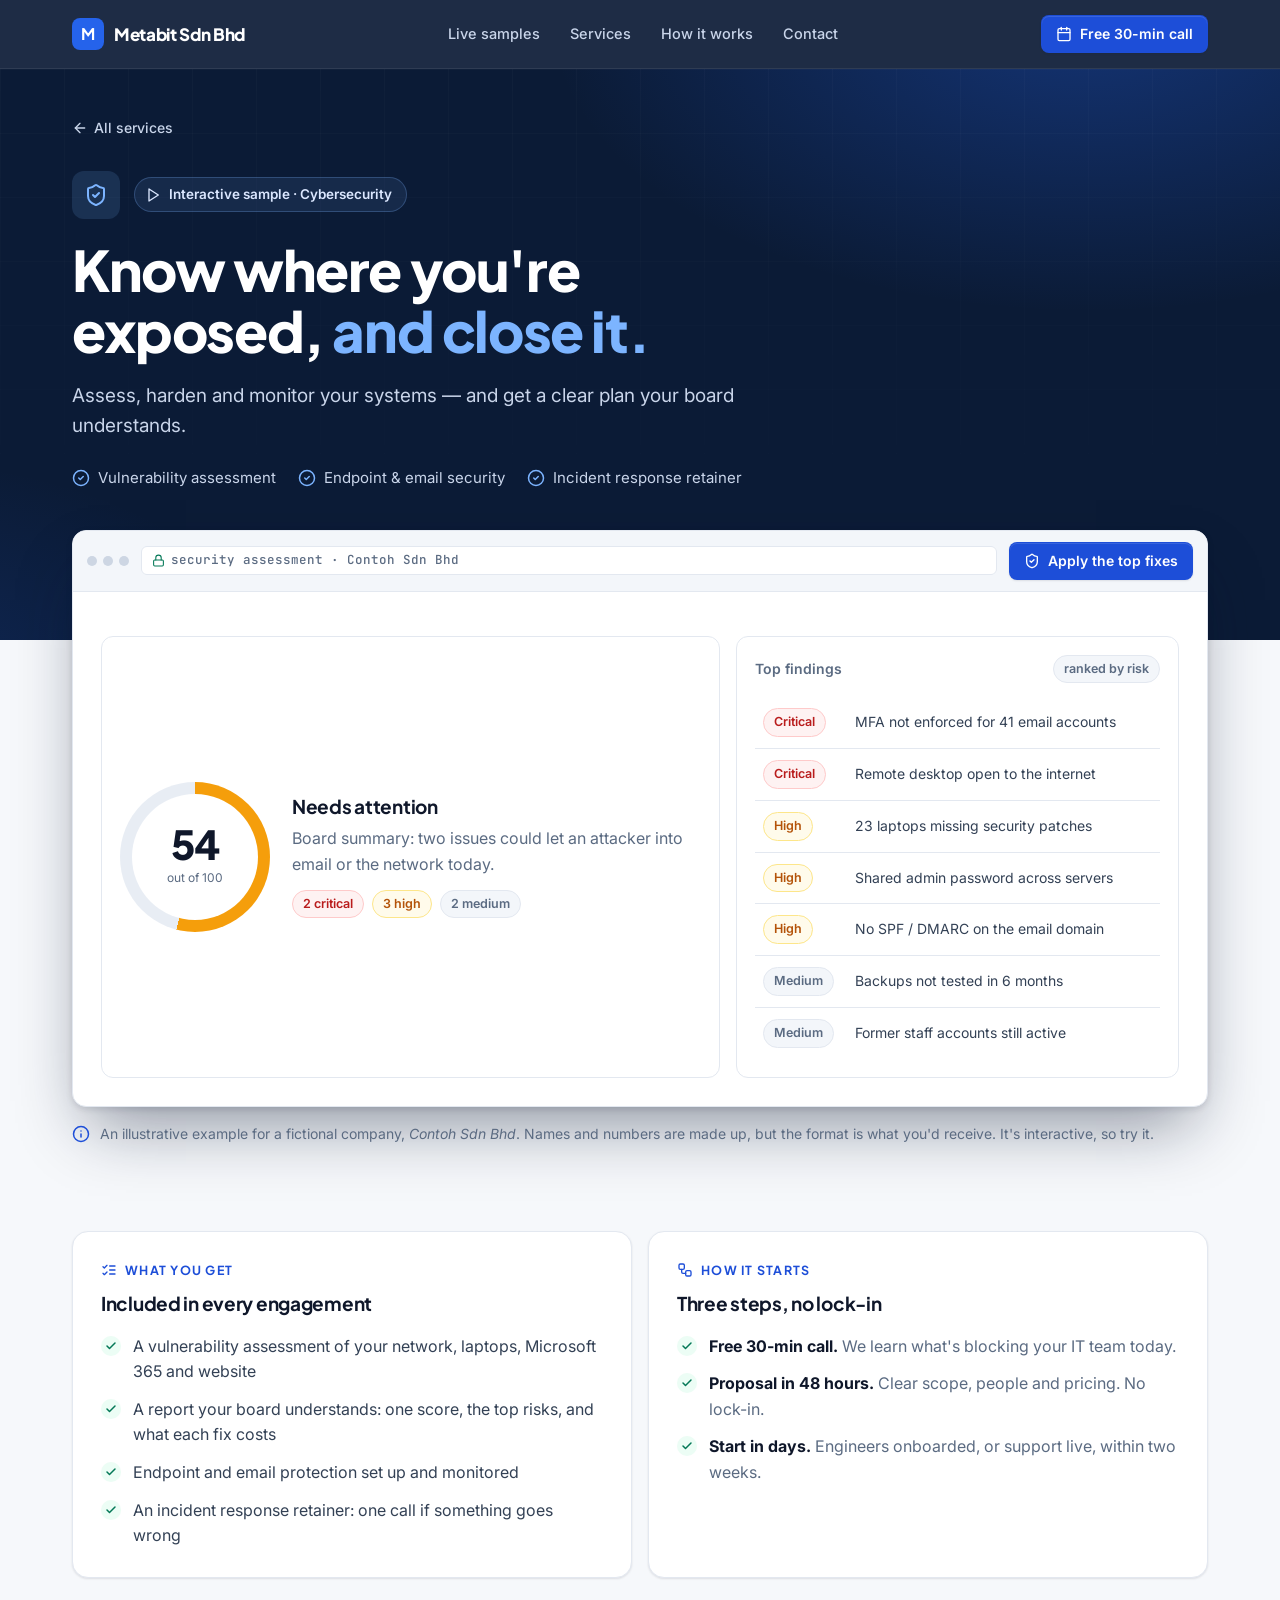
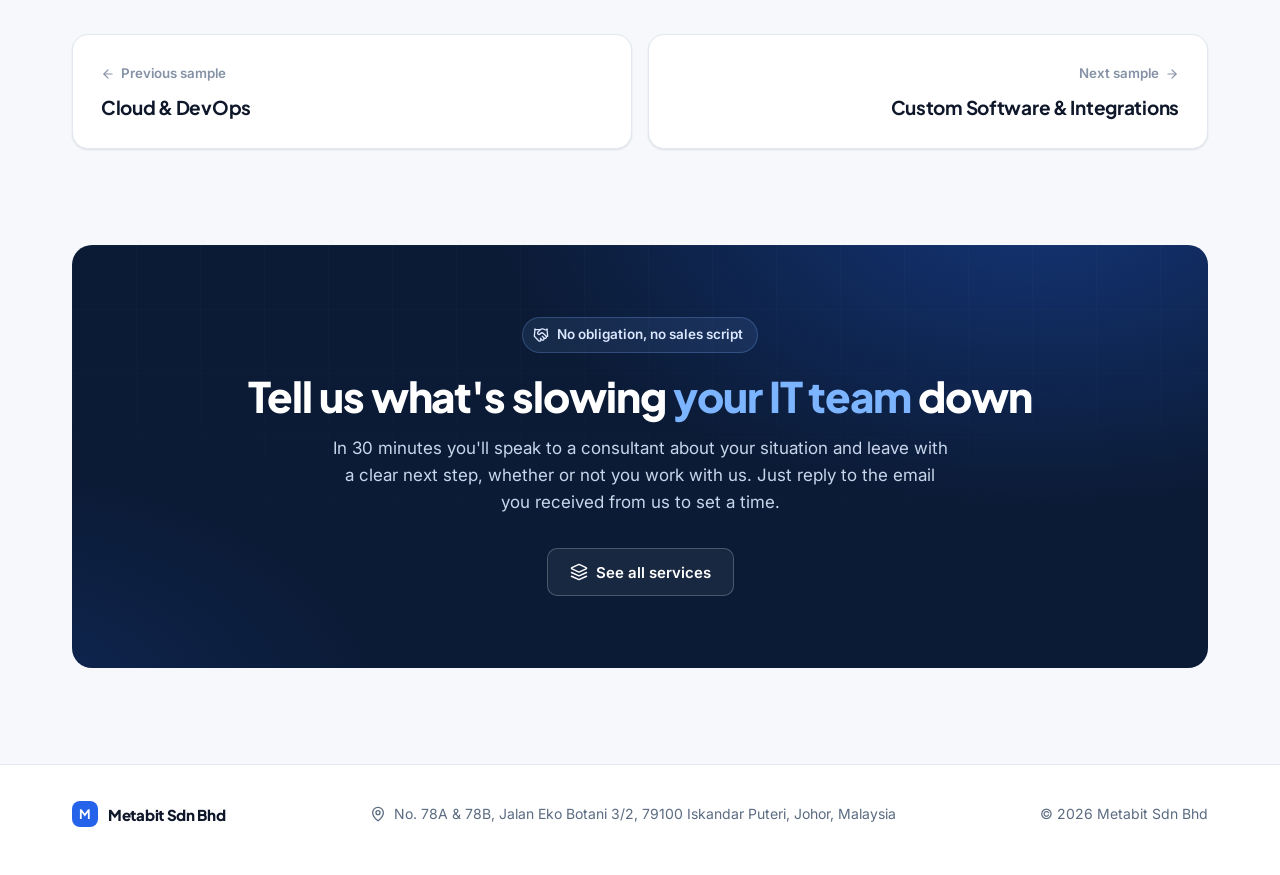
<file: services/cybersecurity/index.html>
<!doctype html>
<html lang="en">
<head>
<meta charset="utf-8">
<meta name="viewport" content="width=device-width, initial-scale=1, viewport-fit=cover">
<title>Cybersecurity — sample · Metabit Sdn Bhd</title>
<meta name="description" content="Assess, harden and monitor your systems — and get a clear plan your board understands.">
<meta name="theme-color" content="#0b1b36">
<script>document.documentElement.classList.add("js");</script>
<link rel="preconnect" href="https://fonts.googleapis.com">
<link rel="preconnect" href="https://fonts.gstatic.com" crossorigin>
<link rel="stylesheet" href="https://fonts.googleapis.com/css2?family=Inter:wght@400;500;600;700&family=JetBrains+Mono:wght@500;600&family=Plus+Jakarta+Sans:wght@600;700;800&display=swap">
<link rel="stylesheet" href="../../assets/site.css">
<link rel="icon" href="data:image/svg+xml,%3Csvg xmlns='http://www.w3.org/2000/svg' viewBox='0 0 32 32'%3E%3Crect width='32' height='32' rx='7' fill='%232563eb'/%3E%3Ctext x='16' y='22' font-family='Arial' font-weight='800' font-size='17' text-anchor='middle' fill='%23fff'%3EM%3C/text%3E%3C/svg%3E">
</head>
<body>
<!-- Icons: Lucide v0.460.0 (https://lucide.dev), ISC licence. Use with the icon() helper in build_site.py. -->
<svg xmlns="http://www.w3.org/2000/svg" style="display:none" aria-hidden="true">
<symbol id="i-activity" viewBox="0 0 24 24"><path d="M22 12h-2.48a2 2 0 0 0-1.93 1.46l-2.35 8.36a.25.25 0 0 1-.48 0L9.24 2.18a.25.25 0 0 0-.48 0l-2.35 8.36A2 2 0 0 1 4.49 12H2" /></symbol>
<symbol id="i-arrow-left" viewBox="0 0 24 24"><path d="m12 19-7-7 7-7" /> <path d="M19 12H5" /></symbol>
<symbol id="i-arrow-right" viewBox="0 0 24 24"><path d="M5 12h14" /> <path d="m12 5 7 7-7 7" /></symbol>
<symbol id="i-badge-check" viewBox="0 0 24 24"><path d="M3.85 8.62a4 4 0 0 1 4.78-4.77 4 4 0 0 1 6.74 0 4 4 0 0 1 4.78 4.78 4 4 0 0 1 0 6.74 4 4 0 0 1-4.77 4.78 4 4 0 0 1-6.75 0 4 4 0 0 1-4.78-4.77 4 4 0 0 1 0-6.76Z" /> <path d="m9 12 2 2 4-4" /></symbol>
<symbol id="i-briefcase" viewBox="0 0 24 24"><path d="M16 20V4a2 2 0 0 0-2-2h-4a2 2 0 0 0-2 2v16" /> <rect width="20" height="14" x="2" y="6" rx="2" /></symbol>
<symbol id="i-building-2" viewBox="0 0 24 24"><path d="M6 22V4a2 2 0 0 1 2-2h8a2 2 0 0 1 2 2v18Z" /> <path d="M6 12H4a2 2 0 0 0-2 2v6a2 2 0 0 0 2 2h2" /> <path d="M18 9h2a2 2 0 0 1 2 2v9a2 2 0 0 1-2 2h-2" /> <path d="M10 6h4" /> <path d="M10 10h4" /> <path d="M10 14h4" /> <path d="M10 18h4" /></symbol>
<symbol id="i-calendar" viewBox="0 0 24 24"><path d="M8 2v4" /> <path d="M16 2v4" /> <rect width="18" height="18" x="3" y="4" rx="2" /> <path d="M3 10h18" /></symbol>
<symbol id="i-calendar-check" viewBox="0 0 24 24"><path d="M8 2v4" /> <path d="M16 2v4" /> <rect width="18" height="18" x="3" y="4" rx="2" /> <path d="M3 10h18" /> <path d="m9 16 2 2 4-4" /></symbol>
<symbol id="i-chart-column" viewBox="0 0 24 24"><path d="M3 3v16a2 2 0 0 0 2 2h16" /> <path d="M18 17V9" /> <path d="M13 17V5" /> <path d="M8 17v-3" /></symbol>
<symbol id="i-check" viewBox="0 0 24 24"><path d="M20 6 9 17l-5-5" /></symbol>
<symbol id="i-chevron-right" viewBox="0 0 24 24"><path d="m9 18 6-6-6-6" /></symbol>
<symbol id="i-circle-alert" viewBox="0 0 24 24"><circle cx="12" cy="12" r="10" /> <line x1="12" x2="12" y1="8" y2="12" /> <line x1="12" x2="12.01" y1="16" y2="16" /></symbol>
<symbol id="i-circle-check" viewBox="0 0 24 24"><circle cx="12" cy="12" r="10" /> <path d="m9 12 2 2 4-4" /></symbol>
<symbol id="i-clock" viewBox="0 0 24 24"><circle cx="12" cy="12" r="10" /> <polyline points="12 6 12 12 16 14" /></symbol>
<symbol id="i-cloud" viewBox="0 0 24 24"><path d="M17.5 19H9a7 7 0 1 1 6.71-9h1.79a4.5 4.5 0 1 1 0 9Z" /></symbol>
<symbol id="i-code-xml" viewBox="0 0 24 24"><path d="m18 16 4-4-4-4" /> <path d="m6 8-4 4 4 4" /> <path d="m14.5 4-5 16" /></symbol>
<symbol id="i-compass" viewBox="0 0 24 24"><path d="m16.24 7.76-1.804 5.411a2 2 0 0 1-1.265 1.265L7.76 16.24l1.804-5.411a2 2 0 0 1 1.265-1.265z" /> <circle cx="12" cy="12" r="10" /></symbol>
<symbol id="i-file-text" viewBox="0 0 24 24"><path d="M15 2H6a2 2 0 0 0-2 2v16a2 2 0 0 0 2 2h12a2 2 0 0 0 2-2V7Z" /> <path d="M14 2v4a2 2 0 0 0 2 2h4" /> <path d="M10 9H8" /> <path d="M16 13H8" /> <path d="M16 17H8" /></symbol>
<symbol id="i-gauge" viewBox="0 0 24 24"><path d="m12 14 4-4" /> <path d="M3.34 19a10 10 0 1 1 17.32 0" /></symbol>
<symbol id="i-git-branch" viewBox="0 0 24 24"><line x1="6" x2="6" y1="3" y2="15" /> <circle cx="18" cy="6" r="3" /> <circle cx="6" cy="18" r="3" /> <path d="M18 9a9 9 0 0 1-9 9" /></symbol>
<symbol id="i-handshake" viewBox="0 0 24 24"><path d="m11 17 2 2a1 1 0 1 0 3-3" /> <path d="m14 14 2.5 2.5a1 1 0 1 0 3-3l-3.88-3.88a3 3 0 0 0-4.24 0l-.88.88a1 1 0 1 1-3-3l2.81-2.81a5.79 5.79 0 0 1 7.06-.87l.47.28a2 2 0 0 0 1.42.25L21 4" /> <path d="m21 3 1 11h-2" /> <path d="M3 3 2 14l6.5 6.5a1 1 0 1 0 3-3" /> <path d="M3 4h8" /></symbol>
<symbol id="i-headset" viewBox="0 0 24 24"><path d="M3 11h3a2 2 0 0 1 2 2v3a2 2 0 0 1-2 2H5a2 2 0 0 1-2-2v-5Zm0 0a9 9 0 1 1 18 0m0 0v5a2 2 0 0 1-2 2h-1a2 2 0 0 1-2-2v-3a2 2 0 0 1 2-2h3Z" /> <path d="M21 16v2a4 4 0 0 1-4 4h-5" /></symbol>
<symbol id="i-info" viewBox="0 0 24 24"><circle cx="12" cy="12" r="10" /> <path d="M12 16v-4" /> <path d="M12 8h.01" /></symbol>
<symbol id="i-laptop" viewBox="0 0 24 24"><path d="M20 16V7a2 2 0 0 0-2-2H6a2 2 0 0 0-2 2v9m16 0H4m16 0 1.28 2.55a1 1 0 0 1-.9 1.45H3.62a1 1 0 0 1-.9-1.45L4 16" /></symbol>
<symbol id="i-layers" viewBox="0 0 24 24"><path d="m12.83 2.18a2 2 0 0 0-1.66 0L2.6 6.08a1 1 0 0 0 0 1.83l8.58 3.91a2 2 0 0 0 1.66 0l8.58-3.9a1 1 0 0 0 0-1.83Z" /> <path d="m22 17.65-9.17 4.16a2 2 0 0 1-1.66 0L2 17.65" /> <path d="m22 12.65-9.17 4.16a2 2 0 0 1-1.66 0L2 12.65" /></symbol>
<symbol id="i-list-checks" viewBox="0 0 24 24"><path d="m3 17 2 2 4-4" /> <path d="m3 7 2 2 4-4" /> <path d="M13 6h8" /> <path d="M13 12h8" /> <path d="M13 18h8" /></symbol>
<symbol id="i-loader-circle" viewBox="0 0 24 24"><path d="M21 12a9 9 0 1 1-6.219-8.56" /></symbol>
<symbol id="i-lock" viewBox="0 0 24 24"><rect width="18" height="11" x="3" y="11" rx="2" ry="2" /> <path d="M7 11V7a5 5 0 0 1 10 0v4" /></symbol>
<symbol id="i-mail" viewBox="0 0 24 24"><rect width="20" height="16" x="2" y="4" rx="2" /> <path d="m22 7-8.97 5.7a1.94 1.94 0 0 1-2.06 0L2 7" /></symbol>
<symbol id="i-map-pin" viewBox="0 0 24 24"><path d="M20 10c0 4.993-5.539 10.193-7.399 11.799a1 1 0 0 1-1.202 0C9.539 20.193 4 14.993 4 10a8 8 0 0 1 16 0" /> <circle cx="12" cy="10" r="3" /></symbol>
<symbol id="i-menu" viewBox="0 0 24 24"><line x1="4" x2="20" y1="12" y2="12" /> <line x1="4" x2="20" y1="6" y2="6" /> <line x1="4" x2="20" y1="18" y2="18" /></symbol>
<symbol id="i-message-square" viewBox="0 0 24 24"><path d="M21 15a2 2 0 0 1-2 2H7l-4 4V5a2 2 0 0 1 2-2h14a2 2 0 0 1 2 2z" /></symbol>
<symbol id="i-monitor-check" viewBox="0 0 24 24"><path d="m9 10 2 2 4-4" /> <rect width="20" height="14" x="2" y="3" rx="2" /> <path d="M12 17v4" /> <path d="M8 21h8" /></symbol>
<symbol id="i-mouse-pointer-click" viewBox="0 0 24 24"><path d="M14 4.1 12 6" /> <path d="m5.1 8-2.9-.8" /> <path d="m6 12-1.9 2" /> <path d="M7.2 2.2 8 5.1" /> <path d="M9.037 9.69a.498.498 0 0 1 .653-.653l11 4.5a.5.5 0 0 1-.074.949l-4.349 1.041a1 1 0 0 0-.74.739l-1.04 4.35a.5.5 0 0 1-.95.074z" /></symbol>
<symbol id="i-phone" viewBox="0 0 24 24"><path d="M22 16.92v3a2 2 0 0 1-2.18 2 19.79 19.79 0 0 1-8.63-3.07 19.5 19.5 0 0 1-6-6 19.79 19.79 0 0 1-3.07-8.67A2 2 0 0 1 4.11 2h3a2 2 0 0 1 2 1.72 12.84 12.84 0 0 0 .7 2.81 2 2 0 0 1-.45 2.11L8.09 9.91a16 16 0 0 0 6 6l1.27-1.27a2 2 0 0 1 2.11-.45 12.84 12.84 0 0 0 2.81.7A2 2 0 0 1 22 16.92z" /></symbol>
<symbol id="i-play" viewBox="0 0 24 24"><polygon points="6 3 20 12 6 21 6 3" /></symbol>
<symbol id="i-radio" viewBox="0 0 24 24"><path d="M4.9 19.1C1 15.2 1 8.8 4.9 4.9" /> <path d="M7.8 16.2c-2.3-2.3-2.3-6.1 0-8.5" /> <circle cx="12" cy="12" r="2" /> <path d="M16.2 7.8c2.3 2.3 2.3 6.1 0 8.5" /> <path d="M19.1 4.9C23 8.8 23 15.1 19.1 19" /></symbol>
<symbol id="i-refresh-cw" viewBox="0 0 24 24"><path d="M3 12a9 9 0 0 1 9-9 9.75 9.75 0 0 1 6.74 2.74L21 8" /> <path d="M21 3v5h-5" /> <path d="M21 12a9 9 0 0 1-9 9 9.75 9.75 0 0 1-6.74-2.74L3 16" /> <path d="M8 16H3v5" /></symbol>
<symbol id="i-rotate-ccw" viewBox="0 0 24 24"><path d="M3 12a9 9 0 1 0 9-9 9.75 9.75 0 0 0-6.74 2.74L3 8" /> <path d="M3 3v5h5" /></symbol>
<symbol id="i-server" viewBox="0 0 24 24"><rect width="20" height="8" x="2" y="2" rx="2" ry="2" /> <rect width="20" height="8" x="2" y="14" rx="2" ry="2" /> <line x1="6" x2="6.01" y1="6" y2="6" /> <line x1="6" x2="6.01" y1="18" y2="18" /></symbol>
<symbol id="i-shield-alert" viewBox="0 0 24 24"><path d="M20 13c0 5-3.5 7.5-7.66 8.95a1 1 0 0 1-.67-.01C7.5 20.5 4 18 4 13V6a1 1 0 0 1 1-1c2 0 4.5-1.2 6.24-2.72a1.17 1.17 0 0 1 1.52 0C14.51 3.81 17 5 19 5a1 1 0 0 1 1 1z" /> <path d="M12 8v4" /> <path d="M12 16h.01" /></symbol>
<symbol id="i-shield-check" viewBox="0 0 24 24"><path d="M20 13c0 5-3.5 7.5-7.66 8.95a1 1 0 0 1-.67-.01C7.5 20.5 4 18 4 13V6a1 1 0 0 1 1-1c2 0 4.5-1.2 6.24-2.72a1.17 1.17 0 0 1 1.52 0C14.51 3.81 17 5 19 5a1 1 0 0 1 1 1z" /> <path d="m9 12 2 2 4-4" /></symbol>
<symbol id="i-timer" viewBox="0 0 24 24"><line x1="10" x2="14" y1="2" y2="2" /> <line x1="12" x2="15" y1="14" y2="11" /> <circle cx="12" cy="14" r="8" /></symbol>
<symbol id="i-trending-down" viewBox="0 0 24 24"><polyline points="22 17 13.5 8.5 8.5 13.5 2 7" /> <polyline points="16 17 22 17 22 11" /></symbol>
<symbol id="i-trending-up" viewBox="0 0 24 24"><polyline points="22 7 13.5 15.5 8.5 10.5 2 17" /> <polyline points="16 7 22 7 22 13" /></symbol>
<symbol id="i-user-check" viewBox="0 0 24 24"><path d="M16 21v-2a4 4 0 0 0-4-4H6a4 4 0 0 0-4 4v2" /> <circle cx="9" cy="7" r="4" /> <polyline points="16 11 18 13 22 9" /></symbol>
<symbol id="i-user-search" viewBox="0 0 24 24"><circle cx="10" cy="7" r="4" /> <path d="M10.3 15H7a4 4 0 0 0-4 4v2" /> <circle cx="17" cy="17" r="3" /> <path d="m21 21-1.9-1.9" /></symbol>
<symbol id="i-users" viewBox="0 0 24 24"><path d="M16 21v-2a4 4 0 0 0-4-4H6a4 4 0 0 0-4 4v2" /> <circle cx="9" cy="7" r="4" /> <path d="M22 21v-2a4 4 0 0 0-3-3.87" /> <path d="M16 3.13a4 4 0 0 1 0 7.75" /></symbol>
<symbol id="i-wallet" viewBox="0 0 24 24"><path d="M19 7V4a1 1 0 0 0-1-1H5a2 2 0 0 0 0 4h15a1 1 0 0 1 1 1v4h-3a2 2 0 0 0 0 4h3a1 1 0 0 0 1-1v-2a1 1 0 0 0-1-1" /> <path d="M3 5v14a2 2 0 0 0 2 2h15a1 1 0 0 0 1-1v-4" /></symbol>
<symbol id="i-workflow" viewBox="0 0 24 24"><rect width="8" height="8" x="3" y="3" rx="2" /> <path d="M7 11v4a2 2 0 0 0 2 2h4" /> <rect width="8" height="8" x="13" y="13" rx="2" /></symbol>
<symbol id="i-x" viewBox="0 0 24 24"><path d="M18 6 6 18" /> <path d="m6 6 12 12" /></symbol>
<symbol id="i-zap" viewBox="0 0 24 24"><path d="M4 14a1 1 0 0 1-.78-1.63l9.9-10.2a.5.5 0 0 1 .86.46l-1.92 6.02A1 1 0 0 0 13 10h7a1 1 0 0 1 .78 1.63l-9.9 10.2a.5.5 0 0 1-.86-.46l1.92-6.02A1 1 0 0 0 11 14z" /></symbol>
<symbol id="i-search" viewBox="0 0 24 24"><circle cx="10" cy="7" r="4" /> <path d="M10.3 15H7a4 4 0 0 0-4 4v2" /> <circle cx="17" cy="17" r="3" /> <path d="m21 21-1.9-1.9" /></symbol>
<symbol id="i-shield" viewBox="0 0 24 24"><path d="M20 13c0 5-3.5 7.5-7.66 8.95a1 1 0 0 1-.67-.01C7.5 20.5 4 18 4 13V6a1 1 0 0 1 1-1c2 0 4.5-1.2 6.24-2.72a1.17 1.17 0 0 1 1.52 0C14.51 3.81 17 5 19 5a1 1 0 0 1 1 1z" /> <path d="m9 12 2 2 4-4" /></symbol>
<symbol id="i-code" viewBox="0 0 24 24"><path d="m18 16 4-4-4-4" /> <path d="m6 8-4 4 4 4" /> <path d="m14.5 4-5 16" /></symbol>
</svg>
<nav class="nav">
  <div class="wrap">
    <a class="brand" href="../../"><b>M</b>Metabit Sdn Bhd</a>
    <div class="nav-links">
      <a href="../../#explore">Live samples</a>
      <a href="../../#services">Services</a>
      <a href="../../#how">How it works</a>
      <a href="#contact">Contact</a>
    </div>
    <a class="btn sm" href="#contact"><svg class="i sm" aria-hidden="true"><use href="#i-calendar"/></svg>Free 30-min call</a>
  </div>
</nav>

<main>

<header class="s-hero dark">
  <div class="grid-lines"></div>
  <div class="wrap">
    <div class="crumbs"><a href="../../#explore"><svg class="i sm" aria-hidden="true"><use href="#i-arrow-left"/></svg>All services</a></div>
    <div class="s-title">
      <span class="ico"><svg class="i " aria-hidden="true"><use href="#i-shield"/></svg></span>
      <span class="eyebrow"><svg class="i sm" aria-hidden="true"><use href="#i-play"/></svg><span data-for>Interactive sample · Cybersecurity</span></span>
    </div>
    <h1>Know where you're exposed, <span class="g">and close it.</span></h1>
    <p class="lede">Assess, harden and monitor your systems — and get a clear plan your board understands.</p>
    <ul class="s-ticks"><li><svg class="i " aria-hidden="true"><use href="#i-circle-check"/></svg>Vulnerability assessment</li><li><svg class="i " aria-hidden="true"><use href="#i-circle-check"/></svg>Endpoint &amp; email security</li><li><svg class="i " aria-hidden="true"><use href="#i-circle-check"/></svg>Incident response retainer</li></ul>
  </div>
</header>

<section class="demo-sec">
  <div class="wrap">
    <div class="demo">
      <div class="win-bar"><div class="dots"><i></i><i></i><i></i></div><span class="addr"><svg class="i " aria-hidden="true"><use href="#i-lock"/></svg>security assessment · Contoh Sdn Bhd</span><span class="demo-actions"><button class="btn sm" id="fix"><svg class="i sm" aria-hidden="true"><use href="#i-shield-check"/></svg>Apply the top fixes</button></span></div>
      <div class="demo-body">
<div class="cols">
  <div class="box" style="display:flex;gap:22px;align-items:center;flex-wrap:wrap">
    <div class="ring" id="ring" style="--v:54;--c:var(--amber-fill);width:150px;height:150px"><div><span><b id="score" style="font-size:40px">54</b><small>out of 100</small></span></div></div>
    <div style="flex:1;min-width:180px">
      <h3 id="grade">Needs attention</h3>
      <p style="color:var(--muted);margin:8px 0 12px">Board summary: <span id="summary">two issues could let an attacker into email or the network today.</span></p>
      <div style="display:flex;gap:8px;flex-wrap:wrap"><span class="chip bad" id="c-crit">2 critical</span><span class="chip warn" id="c-high">3 high</span><span class="chip" id="c-med">2 medium</span></div>
    </div>
  </div>
  <div class="box">
    <h4>Top findings <span class="chip">ranked by risk</span></h4>
    <table class="tbl" id="findings"></table>
  </div>
</div>
</div>
    </div>
    <p class="sample-note"><svg class="i " aria-hidden="true"><use href="#i-info"/></svg><span>An illustrative example for a fictional company, <em>Contoh Sdn Bhd</em>. Names and numbers are made up, but the format is what you'd receive. It's interactive, so try it.</span></p>
  </div>
</section>

<section style="padding-top:0;padding-bottom:56px">
  <div class="wrap cols even" style="margin-top:0">
    <div class="panel reveal">
      <div class="kicker"><svg class="i sm" aria-hidden="true"><use href="#i-list-checks"/></svg>What you get</div>
      <h3 style="margin-bottom:18px">Included in every engagement</h3>
      <ul class="list">
<li>A vulnerability assessment of your network, laptops, Microsoft 365 and website</li>
<li>A report your board understands: one score, the top risks, and what each fix costs</li>
<li>Endpoint and email protection set up and monitored</li>
<li>An incident response retainer: one call if something goes wrong</li>
</ul>
    </div>
    <div class="panel reveal">
      <div class="kicker"><svg class="i sm" aria-hidden="true"><use href="#i-workflow"/></svg>How it starts</div>
      <h3 style="margin-bottom:18px">Three steps, no lock-in</h3>
      <ul class="list"><li><span><b style="color:var(--ink)">Free 30-min call.</b> <span style="color:var(--muted)">We learn what&#39;s blocking your IT team today.</span></span></li><li><span><b style="color:var(--ink)">Proposal in 48 hours.</b> <span style="color:var(--muted)">Clear scope, people and pricing. No lock-in.</span></span></li><li><span><b style="color:var(--ink)">Start in days.</b> <span style="color:var(--muted)">Engineers onboarded, or support live, within two weeks.</span></span></li></ul>
    </div>
  </div>
</section>

<section style="padding-top:0;padding-bottom:96px">
  <div class="wrap next-nav">
    <a class="panel svc" href="../../services/cloud-devops/"><small><svg class="i xs" aria-hidden="true"><use href="#i-arrow-left"/></svg>Previous sample</small><h3>Cloud &amp; DevOps</h3></a>
    <a class="panel svc r" href="../../services/software-dev/"><small>Next sample<svg class="i xs" aria-hidden="true"><use href="#i-arrow-right"/></svg></small><h3>Custom Software &amp; Integrations</h3></a>
  </div>
</section>


<section id="contact" class="cta-sec">
  <div class="wrap">
    <div class="cta dark reveal">
      <div class="grid-lines"></div>
      <span class="eyebrow"><svg class="i sm" aria-hidden="true"><use href="#i-handshake"/></svg>No obligation, no sales script</span>
      <h2 style="margin-top:20px">Tell us what's slowing <span class="g">your IT team</span> down</h2>
      <p>In 30 minutes you'll speak to a consultant about your situation and leave with a clear next step, whether or not you work with us. Just reply to the email you received from us to set a time.</p>
      <div class="cta-row">
        
        
        
        <a class="btn ghost" href="../../#services"><svg class="i sm" aria-hidden="true"><use href="#i-layers"/></svg>See all services</a>
      </div>
    </div>
  </div>
</section>
</main>

<footer>
  <div class="wrap">
    <a class="brand" href="../../"><b>M</b>Metabit Sdn Bhd</a>
    <span class="addr"><svg class="i " aria-hidden="true"><use href="#i-map-pin"/></svg>No. 78A &amp; 78B, Jalan Eko Botani 3/2, 79100 Iskandar Puteri, Johor, Malaysia</span>
    <span>© <span data-year></span> Metabit Sdn Bhd</span>
  </div>
</footer>
<script src="../../assets/site.js"></script>

<script>
(function () {
  var f = [["crit", "MFA not enforced for 41 email accounts", 12], ["crit", "Remote desktop open to the internet", 10],
           ["high", "23 laptops missing security patches", 6], ["high", "Shared admin password across servers", 4],
           ["high", "No SPF / DMARC on the email domain", 0], ["med", "Backups not tested in 6 months", 0], ["med", "Former staff accounts still active", 0]];
  var label = { crit: ["bad", "Critical"], high: ["warn", "High"], med: ["", "Medium"] };
  var table = document.getElementById("findings"), btn = document.getElementById("fix");
  function draw(fixed) {
    table.innerHTML = f.map(function (x, i) {
      var done = i < fixed;
      return '<tr' + (done ? ' class="new"' : "") + '><td style="width:92px"><span class="chip ' + (done ? "ok" : label[x[0]][0]) + '">' + (done ? MB.icon("check") + "Fixed" : label[x[0]][1]) + '</span></td>' +
        '<td style="' + (done ? "color:var(--dim);text-decoration:line-through" : "") + '">' + x[1] + "</td></tr>";
    }).join("");
  }
  draw(0);
  btn.addEventListener("click", function () {
    btn.disabled = true;
    var ring = document.getElementById("ring"), score = document.getElementById("score"), v = 54, target = 86, step = 0;
    var iv = setInterval(function () {
      step++; draw(Math.min(5, step));
      if (step >= 5) clearInterval(iv);
    }, 450);
    (function tick() {
      v = Math.min(target, v + 1);
      ring.style.setProperty("--v", v);
      ring.style.setProperty("--c", v < 70 ? "var(--amber-fill)" : "var(--green-fill)");
      score.textContent = v;
      if (v < target) setTimeout(tick, 45);
      else {
        document.getElementById("grade").innerHTML = '<span class="g">Well protected</span>';
        document.getElementById("summary").textContent = "no critical issues left. Remaining items are scheduled for next month.";
        document.getElementById("c-crit").className = "chip ok"; document.getElementById("c-crit").textContent = "0 critical";
        document.getElementById("c-high").textContent = "0 high"; document.getElementById("c-high").className = "chip ok";
        btn.innerHTML = MB.icon("check", "sm") + "Done";
      }
    })();
  });
})();
</script>

</body>
</html>
</file>
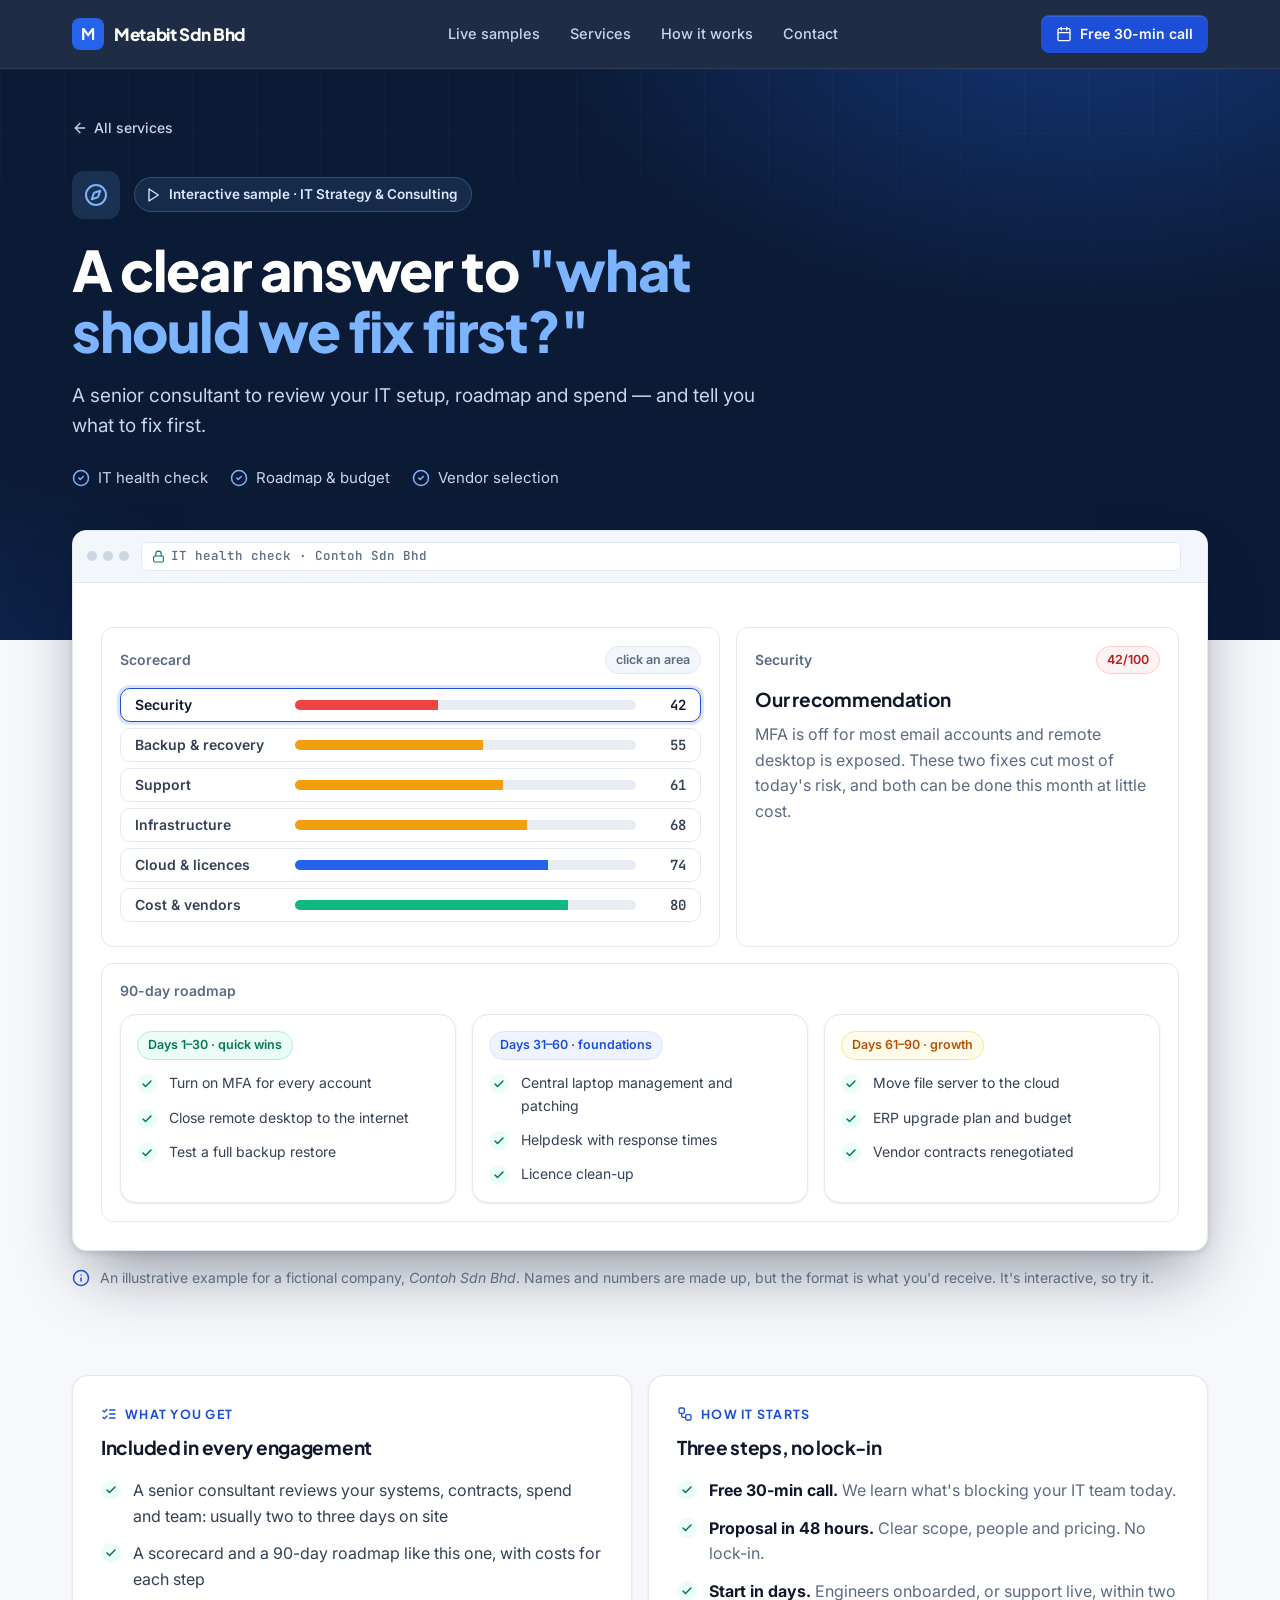
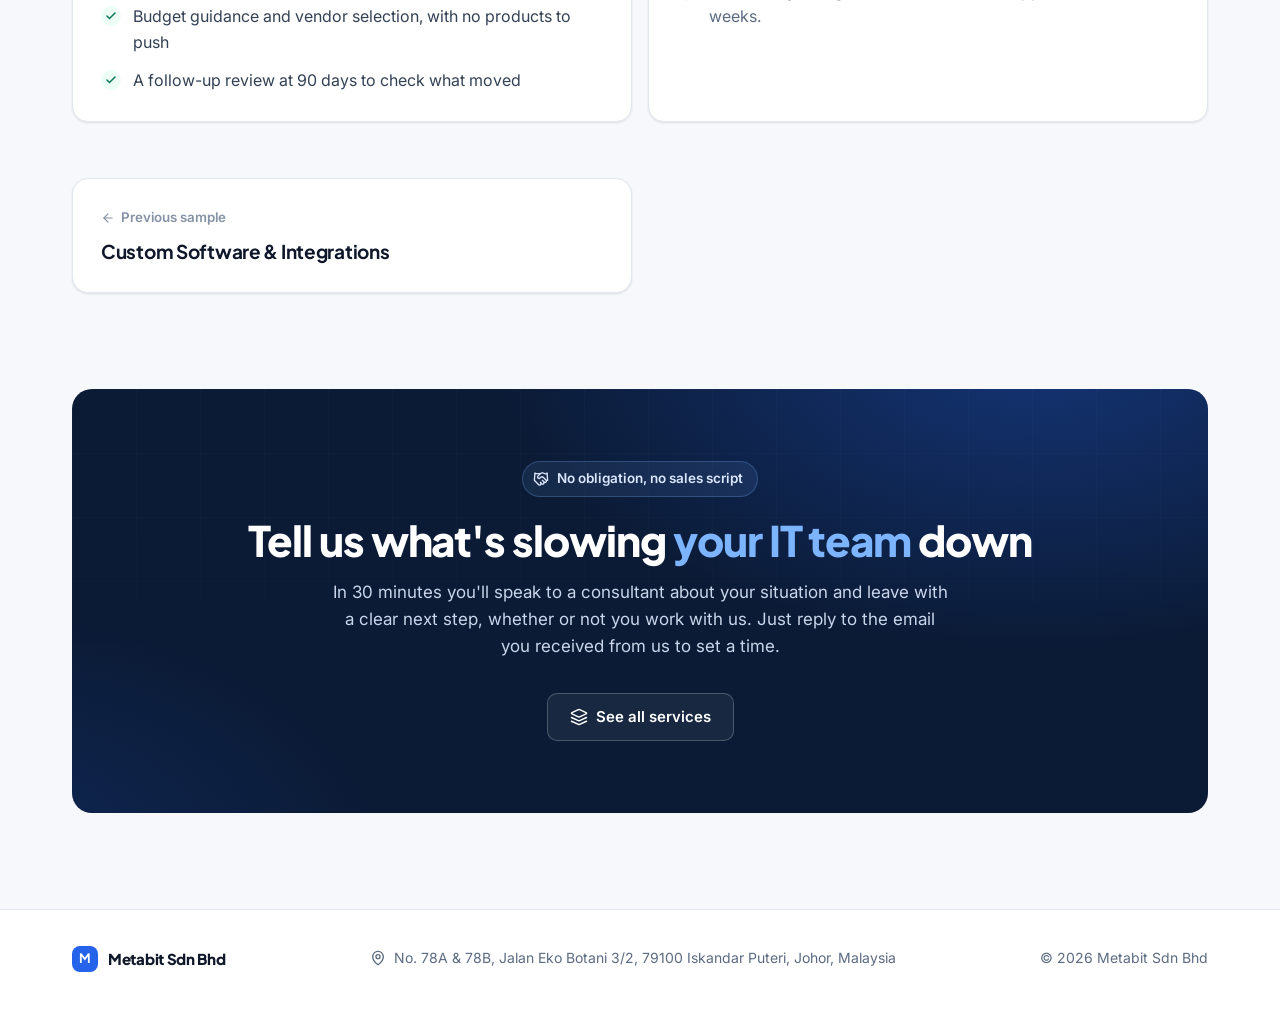
<file: services/it-consulting/index.html>
<!doctype html>
<html lang="en">
<head>
<meta charset="utf-8">
<meta name="viewport" content="width=device-width, initial-scale=1, viewport-fit=cover">
<title>IT Strategy &amp; Consulting — sample · Metabit Sdn Bhd</title>
<meta name="description" content="A senior consultant to review your IT setup, roadmap and spend — and tell you what to fix first.">
<meta name="theme-color" content="#0b1b36">
<script>document.documentElement.classList.add("js");</script>
<link rel="preconnect" href="https://fonts.googleapis.com">
<link rel="preconnect" href="https://fonts.gstatic.com" crossorigin>
<link rel="stylesheet" href="https://fonts.googleapis.com/css2?family=Inter:wght@400;500;600;700&family=JetBrains+Mono:wght@500;600&family=Plus+Jakarta+Sans:wght@600;700;800&display=swap">
<link rel="stylesheet" href="../../assets/site.css">
<link rel="icon" href="data:image/svg+xml,%3Csvg xmlns='http://www.w3.org/2000/svg' viewBox='0 0 32 32'%3E%3Crect width='32' height='32' rx='7' fill='%232563eb'/%3E%3Ctext x='16' y='22' font-family='Arial' font-weight='800' font-size='17' text-anchor='middle' fill='%23fff'%3EM%3C/text%3E%3C/svg%3E">
</head>
<body>
<!-- Icons: Lucide v0.460.0 (https://lucide.dev), ISC licence. Use with the icon() helper in build_site.py. -->
<svg xmlns="http://www.w3.org/2000/svg" style="display:none" aria-hidden="true">
<symbol id="i-activity" viewBox="0 0 24 24"><path d="M22 12h-2.48a2 2 0 0 0-1.93 1.46l-2.35 8.36a.25.25 0 0 1-.48 0L9.24 2.18a.25.25 0 0 0-.48 0l-2.35 8.36A2 2 0 0 1 4.49 12H2" /></symbol>
<symbol id="i-arrow-left" viewBox="0 0 24 24"><path d="m12 19-7-7 7-7" /> <path d="M19 12H5" /></symbol>
<symbol id="i-arrow-right" viewBox="0 0 24 24"><path d="M5 12h14" /> <path d="m12 5 7 7-7 7" /></symbol>
<symbol id="i-badge-check" viewBox="0 0 24 24"><path d="M3.85 8.62a4 4 0 0 1 4.78-4.77 4 4 0 0 1 6.74 0 4 4 0 0 1 4.78 4.78 4 4 0 0 1 0 6.74 4 4 0 0 1-4.77 4.78 4 4 0 0 1-6.75 0 4 4 0 0 1-4.78-4.77 4 4 0 0 1 0-6.76Z" /> <path d="m9 12 2 2 4-4" /></symbol>
<symbol id="i-briefcase" viewBox="0 0 24 24"><path d="M16 20V4a2 2 0 0 0-2-2h-4a2 2 0 0 0-2 2v16" /> <rect width="20" height="14" x="2" y="6" rx="2" /></symbol>
<symbol id="i-building-2" viewBox="0 0 24 24"><path d="M6 22V4a2 2 0 0 1 2-2h8a2 2 0 0 1 2 2v18Z" /> <path d="M6 12H4a2 2 0 0 0-2 2v6a2 2 0 0 0 2 2h2" /> <path d="M18 9h2a2 2 0 0 1 2 2v9a2 2 0 0 1-2 2h-2" /> <path d="M10 6h4" /> <path d="M10 10h4" /> <path d="M10 14h4" /> <path d="M10 18h4" /></symbol>
<symbol id="i-calendar" viewBox="0 0 24 24"><path d="M8 2v4" /> <path d="M16 2v4" /> <rect width="18" height="18" x="3" y="4" rx="2" /> <path d="M3 10h18" /></symbol>
<symbol id="i-calendar-check" viewBox="0 0 24 24"><path d="M8 2v4" /> <path d="M16 2v4" /> <rect width="18" height="18" x="3" y="4" rx="2" /> <path d="M3 10h18" /> <path d="m9 16 2 2 4-4" /></symbol>
<symbol id="i-chart-column" viewBox="0 0 24 24"><path d="M3 3v16a2 2 0 0 0 2 2h16" /> <path d="M18 17V9" /> <path d="M13 17V5" /> <path d="M8 17v-3" /></symbol>
<symbol id="i-check" viewBox="0 0 24 24"><path d="M20 6 9 17l-5-5" /></symbol>
<symbol id="i-chevron-right" viewBox="0 0 24 24"><path d="m9 18 6-6-6-6" /></symbol>
<symbol id="i-circle-alert" viewBox="0 0 24 24"><circle cx="12" cy="12" r="10" /> <line x1="12" x2="12" y1="8" y2="12" /> <line x1="12" x2="12.01" y1="16" y2="16" /></symbol>
<symbol id="i-circle-check" viewBox="0 0 24 24"><circle cx="12" cy="12" r="10" /> <path d="m9 12 2 2 4-4" /></symbol>
<symbol id="i-clock" viewBox="0 0 24 24"><circle cx="12" cy="12" r="10" /> <polyline points="12 6 12 12 16 14" /></symbol>
<symbol id="i-cloud" viewBox="0 0 24 24"><path d="M17.5 19H9a7 7 0 1 1 6.71-9h1.79a4.5 4.5 0 1 1 0 9Z" /></symbol>
<symbol id="i-code-xml" viewBox="0 0 24 24"><path d="m18 16 4-4-4-4" /> <path d="m6 8-4 4 4 4" /> <path d="m14.5 4-5 16" /></symbol>
<symbol id="i-compass" viewBox="0 0 24 24"><path d="m16.24 7.76-1.804 5.411a2 2 0 0 1-1.265 1.265L7.76 16.24l1.804-5.411a2 2 0 0 1 1.265-1.265z" /> <circle cx="12" cy="12" r="10" /></symbol>
<symbol id="i-file-text" viewBox="0 0 24 24"><path d="M15 2H6a2 2 0 0 0-2 2v16a2 2 0 0 0 2 2h12a2 2 0 0 0 2-2V7Z" /> <path d="M14 2v4a2 2 0 0 0 2 2h4" /> <path d="M10 9H8" /> <path d="M16 13H8" /> <path d="M16 17H8" /></symbol>
<symbol id="i-gauge" viewBox="0 0 24 24"><path d="m12 14 4-4" /> <path d="M3.34 19a10 10 0 1 1 17.32 0" /></symbol>
<symbol id="i-git-branch" viewBox="0 0 24 24"><line x1="6" x2="6" y1="3" y2="15" /> <circle cx="18" cy="6" r="3" /> <circle cx="6" cy="18" r="3" /> <path d="M18 9a9 9 0 0 1-9 9" /></symbol>
<symbol id="i-handshake" viewBox="0 0 24 24"><path d="m11 17 2 2a1 1 0 1 0 3-3" /> <path d="m14 14 2.5 2.5a1 1 0 1 0 3-3l-3.88-3.88a3 3 0 0 0-4.24 0l-.88.88a1 1 0 1 1-3-3l2.81-2.81a5.79 5.79 0 0 1 7.06-.87l.47.28a2 2 0 0 0 1.42.25L21 4" /> <path d="m21 3 1 11h-2" /> <path d="M3 3 2 14l6.5 6.5a1 1 0 1 0 3-3" /> <path d="M3 4h8" /></symbol>
<symbol id="i-headset" viewBox="0 0 24 24"><path d="M3 11h3a2 2 0 0 1 2 2v3a2 2 0 0 1-2 2H5a2 2 0 0 1-2-2v-5Zm0 0a9 9 0 1 1 18 0m0 0v5a2 2 0 0 1-2 2h-1a2 2 0 0 1-2-2v-3a2 2 0 0 1 2-2h3Z" /> <path d="M21 16v2a4 4 0 0 1-4 4h-5" /></symbol>
<symbol id="i-info" viewBox="0 0 24 24"><circle cx="12" cy="12" r="10" /> <path d="M12 16v-4" /> <path d="M12 8h.01" /></symbol>
<symbol id="i-laptop" viewBox="0 0 24 24"><path d="M20 16V7a2 2 0 0 0-2-2H6a2 2 0 0 0-2 2v9m16 0H4m16 0 1.28 2.55a1 1 0 0 1-.9 1.45H3.62a1 1 0 0 1-.9-1.45L4 16" /></symbol>
<symbol id="i-layers" viewBox="0 0 24 24"><path d="m12.83 2.18a2 2 0 0 0-1.66 0L2.6 6.08a1 1 0 0 0 0 1.83l8.58 3.91a2 2 0 0 0 1.66 0l8.58-3.9a1 1 0 0 0 0-1.83Z" /> <path d="m22 17.65-9.17 4.16a2 2 0 0 1-1.66 0L2 17.65" /> <path d="m22 12.65-9.17 4.16a2 2 0 0 1-1.66 0L2 12.65" /></symbol>
<symbol id="i-list-checks" viewBox="0 0 24 24"><path d="m3 17 2 2 4-4" /> <path d="m3 7 2 2 4-4" /> <path d="M13 6h8" /> <path d="M13 12h8" /> <path d="M13 18h8" /></symbol>
<symbol id="i-loader-circle" viewBox="0 0 24 24"><path d="M21 12a9 9 0 1 1-6.219-8.56" /></symbol>
<symbol id="i-lock" viewBox="0 0 24 24"><rect width="18" height="11" x="3" y="11" rx="2" ry="2" /> <path d="M7 11V7a5 5 0 0 1 10 0v4" /></symbol>
<symbol id="i-mail" viewBox="0 0 24 24"><rect width="20" height="16" x="2" y="4" rx="2" /> <path d="m22 7-8.97 5.7a1.94 1.94 0 0 1-2.06 0L2 7" /></symbol>
<symbol id="i-map-pin" viewBox="0 0 24 24"><path d="M20 10c0 4.993-5.539 10.193-7.399 11.799a1 1 0 0 1-1.202 0C9.539 20.193 4 14.993 4 10a8 8 0 0 1 16 0" /> <circle cx="12" cy="10" r="3" /></symbol>
<symbol id="i-menu" viewBox="0 0 24 24"><line x1="4" x2="20" y1="12" y2="12" /> <line x1="4" x2="20" y1="6" y2="6" /> <line x1="4" x2="20" y1="18" y2="18" /></symbol>
<symbol id="i-message-square" viewBox="0 0 24 24"><path d="M21 15a2 2 0 0 1-2 2H7l-4 4V5a2 2 0 0 1 2-2h14a2 2 0 0 1 2 2z" /></symbol>
<symbol id="i-monitor-check" viewBox="0 0 24 24"><path d="m9 10 2 2 4-4" /> <rect width="20" height="14" x="2" y="3" rx="2" /> <path d="M12 17v4" /> <path d="M8 21h8" /></symbol>
<symbol id="i-mouse-pointer-click" viewBox="0 0 24 24"><path d="M14 4.1 12 6" /> <path d="m5.1 8-2.9-.8" /> <path d="m6 12-1.9 2" /> <path d="M7.2 2.2 8 5.1" /> <path d="M9.037 9.69a.498.498 0 0 1 .653-.653l11 4.5a.5.5 0 0 1-.074.949l-4.349 1.041a1 1 0 0 0-.74.739l-1.04 4.35a.5.5 0 0 1-.95.074z" /></symbol>
<symbol id="i-phone" viewBox="0 0 24 24"><path d="M22 16.92v3a2 2 0 0 1-2.18 2 19.79 19.79 0 0 1-8.63-3.07 19.5 19.5 0 0 1-6-6 19.79 19.79 0 0 1-3.07-8.67A2 2 0 0 1 4.11 2h3a2 2 0 0 1 2 1.72 12.84 12.84 0 0 0 .7 2.81 2 2 0 0 1-.45 2.11L8.09 9.91a16 16 0 0 0 6 6l1.27-1.27a2 2 0 0 1 2.11-.45 12.84 12.84 0 0 0 2.81.7A2 2 0 0 1 22 16.92z" /></symbol>
<symbol id="i-play" viewBox="0 0 24 24"><polygon points="6 3 20 12 6 21 6 3" /></symbol>
<symbol id="i-radio" viewBox="0 0 24 24"><path d="M4.9 19.1C1 15.2 1 8.8 4.9 4.9" /> <path d="M7.8 16.2c-2.3-2.3-2.3-6.1 0-8.5" /> <circle cx="12" cy="12" r="2" /> <path d="M16.2 7.8c2.3 2.3 2.3 6.1 0 8.5" /> <path d="M19.1 4.9C23 8.8 23 15.1 19.1 19" /></symbol>
<symbol id="i-refresh-cw" viewBox="0 0 24 24"><path d="M3 12a9 9 0 0 1 9-9 9.75 9.75 0 0 1 6.74 2.74L21 8" /> <path d="M21 3v5h-5" /> <path d="M21 12a9 9 0 0 1-9 9 9.75 9.75 0 0 1-6.74-2.74L3 16" /> <path d="M8 16H3v5" /></symbol>
<symbol id="i-rotate-ccw" viewBox="0 0 24 24"><path d="M3 12a9 9 0 1 0 9-9 9.75 9.75 0 0 0-6.74 2.74L3 8" /> <path d="M3 3v5h5" /></symbol>
<symbol id="i-server" viewBox="0 0 24 24"><rect width="20" height="8" x="2" y="2" rx="2" ry="2" /> <rect width="20" height="8" x="2" y="14" rx="2" ry="2" /> <line x1="6" x2="6.01" y1="6" y2="6" /> <line x1="6" x2="6.01" y1="18" y2="18" /></symbol>
<symbol id="i-shield-alert" viewBox="0 0 24 24"><path d="M20 13c0 5-3.5 7.5-7.66 8.95a1 1 0 0 1-.67-.01C7.5 20.5 4 18 4 13V6a1 1 0 0 1 1-1c2 0 4.5-1.2 6.24-2.72a1.17 1.17 0 0 1 1.52 0C14.51 3.81 17 5 19 5a1 1 0 0 1 1 1z" /> <path d="M12 8v4" /> <path d="M12 16h.01" /></symbol>
<symbol id="i-shield-check" viewBox="0 0 24 24"><path d="M20 13c0 5-3.5 7.5-7.66 8.95a1 1 0 0 1-.67-.01C7.5 20.5 4 18 4 13V6a1 1 0 0 1 1-1c2 0 4.5-1.2 6.24-2.72a1.17 1.17 0 0 1 1.52 0C14.51 3.81 17 5 19 5a1 1 0 0 1 1 1z" /> <path d="m9 12 2 2 4-4" /></symbol>
<symbol id="i-timer" viewBox="0 0 24 24"><line x1="10" x2="14" y1="2" y2="2" /> <line x1="12" x2="15" y1="14" y2="11" /> <circle cx="12" cy="14" r="8" /></symbol>
<symbol id="i-trending-down" viewBox="0 0 24 24"><polyline points="22 17 13.5 8.5 8.5 13.5 2 7" /> <polyline points="16 17 22 17 22 11" /></symbol>
<symbol id="i-trending-up" viewBox="0 0 24 24"><polyline points="22 7 13.5 15.5 8.5 10.5 2 17" /> <polyline points="16 7 22 7 22 13" /></symbol>
<symbol id="i-user-check" viewBox="0 0 24 24"><path d="M16 21v-2a4 4 0 0 0-4-4H6a4 4 0 0 0-4 4v2" /> <circle cx="9" cy="7" r="4" /> <polyline points="16 11 18 13 22 9" /></symbol>
<symbol id="i-user-search" viewBox="0 0 24 24"><circle cx="10" cy="7" r="4" /> <path d="M10.3 15H7a4 4 0 0 0-4 4v2" /> <circle cx="17" cy="17" r="3" /> <path d="m21 21-1.9-1.9" /></symbol>
<symbol id="i-users" viewBox="0 0 24 24"><path d="M16 21v-2a4 4 0 0 0-4-4H6a4 4 0 0 0-4 4v2" /> <circle cx="9" cy="7" r="4" /> <path d="M22 21v-2a4 4 0 0 0-3-3.87" /> <path d="M16 3.13a4 4 0 0 1 0 7.75" /></symbol>
<symbol id="i-wallet" viewBox="0 0 24 24"><path d="M19 7V4a1 1 0 0 0-1-1H5a2 2 0 0 0 0 4h15a1 1 0 0 1 1 1v4h-3a2 2 0 0 0 0 4h3a1 1 0 0 0 1-1v-2a1 1 0 0 0-1-1" /> <path d="M3 5v14a2 2 0 0 0 2 2h15a1 1 0 0 0 1-1v-4" /></symbol>
<symbol id="i-workflow" viewBox="0 0 24 24"><rect width="8" height="8" x="3" y="3" rx="2" /> <path d="M7 11v4a2 2 0 0 0 2 2h4" /> <rect width="8" height="8" x="13" y="13" rx="2" /></symbol>
<symbol id="i-x" viewBox="0 0 24 24"><path d="M18 6 6 18" /> <path d="m6 6 12 12" /></symbol>
<symbol id="i-zap" viewBox="0 0 24 24"><path d="M4 14a1 1 0 0 1-.78-1.63l9.9-10.2a.5.5 0 0 1 .86.46l-1.92 6.02A1 1 0 0 0 13 10h7a1 1 0 0 1 .78 1.63l-9.9 10.2a.5.5 0 0 1-.86-.46l1.92-6.02A1 1 0 0 0 11 14z" /></symbol>
<symbol id="i-search" viewBox="0 0 24 24"><circle cx="10" cy="7" r="4" /> <path d="M10.3 15H7a4 4 0 0 0-4 4v2" /> <circle cx="17" cy="17" r="3" /> <path d="m21 21-1.9-1.9" /></symbol>
<symbol id="i-shield" viewBox="0 0 24 24"><path d="M20 13c0 5-3.5 7.5-7.66 8.95a1 1 0 0 1-.67-.01C7.5 20.5 4 18 4 13V6a1 1 0 0 1 1-1c2 0 4.5-1.2 6.24-2.72a1.17 1.17 0 0 1 1.52 0C14.51 3.81 17 5 19 5a1 1 0 0 1 1 1z" /> <path d="m9 12 2 2 4-4" /></symbol>
<symbol id="i-code" viewBox="0 0 24 24"><path d="m18 16 4-4-4-4" /> <path d="m6 8-4 4 4 4" /> <path d="m14.5 4-5 16" /></symbol>
</svg>
<nav class="nav">
  <div class="wrap">
    <a class="brand" href="../../"><b>M</b>Metabit Sdn Bhd</a>
    <div class="nav-links">
      <a href="../../#explore">Live samples</a>
      <a href="../../#services">Services</a>
      <a href="../../#how">How it works</a>
      <a href="#contact">Contact</a>
    </div>
    <a class="btn sm" href="#contact"><svg class="i sm" aria-hidden="true"><use href="#i-calendar"/></svg>Free 30-min call</a>
  </div>
</nav>

<main>

<header class="s-hero dark">
  <div class="grid-lines"></div>
  <div class="wrap">
    <div class="crumbs"><a href="../../#explore"><svg class="i sm" aria-hidden="true"><use href="#i-arrow-left"/></svg>All services</a></div>
    <div class="s-title">
      <span class="ico"><svg class="i " aria-hidden="true"><use href="#i-compass"/></svg></span>
      <span class="eyebrow"><svg class="i sm" aria-hidden="true"><use href="#i-play"/></svg><span data-for>Interactive sample · IT Strategy &amp; Consulting</span></span>
    </div>
    <h1>A clear answer to <span class="g">"what should we fix first?"</span></h1>
    <p class="lede">A senior consultant to review your IT setup, roadmap and spend — and tell you what to fix first.</p>
    <ul class="s-ticks"><li><svg class="i " aria-hidden="true"><use href="#i-circle-check"/></svg>IT health check</li><li><svg class="i " aria-hidden="true"><use href="#i-circle-check"/></svg>Roadmap &amp; budget</li><li><svg class="i " aria-hidden="true"><use href="#i-circle-check"/></svg>Vendor selection</li></ul>
  </div>
</header>

<section class="demo-sec">
  <div class="wrap">
    <div class="demo">
      <div class="win-bar"><div class="dots"><i></i><i></i><i></i></div><span class="addr"><svg class="i " aria-hidden="true"><use href="#i-lock"/></svg>IT health check · Contoh Sdn Bhd</span><span class="demo-actions"></span></div>
      <div class="demo-body">
<div class="cols">
  <div class="box">
    <h4>Scorecard <span class="chip">click an area</span></h4>
    <div id="areas"></div>
  </div>
  <div class="box" id="rec"></div>
</div>
<div class="box" style="margin-top:16px">
  <h4>90-day roadmap</h4>
  <div class="cols" style="margin-top:0;grid-template-columns:repeat(auto-fit,minmax(200px,1fr))">
    <div class="panel" style="padding:16px"><span class="chip ok">Days 1–30 · quick wins</span><ul class="list" style="margin-top:12px;font-size:14px"><li>Turn on MFA for every account</li><li>Close remote desktop to the internet</li><li>Test a full backup restore</li></ul></div>
    <div class="panel" style="padding:16px"><span class="chip info">Days 31–60 · foundations</span><ul class="list" style="margin-top:12px;font-size:14px"><li>Central laptop management and patching</li><li>Helpdesk with response times</li><li>Licence clean-up</li></ul></div>
    <div class="panel" style="padding:16px"><span class="chip warn">Days 61–90 · growth</span><ul class="list" style="margin-top:12px;font-size:14px"><li>Move file server to the cloud</li><li>ERP upgrade plan and budget</li><li>Vendor contracts renegotiated</li></ul></div>
  </div>
</div>
</div>
    </div>
    <p class="sample-note"><svg class="i " aria-hidden="true"><use href="#i-info"/></svg><span>An illustrative example for a fictional company, <em>Contoh Sdn Bhd</em>. Names and numbers are made up, but the format is what you'd receive. It's interactive, so try it.</span></p>
  </div>
</section>

<section style="padding-top:0;padding-bottom:56px">
  <div class="wrap cols even" style="margin-top:0">
    <div class="panel reveal">
      <div class="kicker"><svg class="i sm" aria-hidden="true"><use href="#i-list-checks"/></svg>What you get</div>
      <h3 style="margin-bottom:18px">Included in every engagement</h3>
      <ul class="list">
<li>A senior consultant reviews your systems, contracts, spend and team: usually two to three days on site</li>
<li>A scorecard and a 90-day roadmap like this one, with costs for each step</li>
<li>Budget guidance and vendor selection, with no products to push</li>
<li>A follow-up review at 90 days to check what moved</li>
</ul>
    </div>
    <div class="panel reveal">
      <div class="kicker"><svg class="i sm" aria-hidden="true"><use href="#i-workflow"/></svg>How it starts</div>
      <h3 style="margin-bottom:18px">Three steps, no lock-in</h3>
      <ul class="list"><li><span><b style="color:var(--ink)">Free 30-min call.</b> <span style="color:var(--muted)">We learn what&#39;s blocking your IT team today.</span></span></li><li><span><b style="color:var(--ink)">Proposal in 48 hours.</b> <span style="color:var(--muted)">Clear scope, people and pricing. No lock-in.</span></span></li><li><span><b style="color:var(--ink)">Start in days.</b> <span style="color:var(--muted)">Engineers onboarded, or support live, within two weeks.</span></span></li></ul>
    </div>
  </div>
</section>

<section style="padding-top:0;padding-bottom:96px">
  <div class="wrap next-nav">
    <a class="panel svc" href="../../services/software-dev/"><small><svg class="i xs" aria-hidden="true"><use href="#i-arrow-left"/></svg>Previous sample</small><h3>Custom Software &amp; Integrations</h3></a>
    
  </div>
</section>


<section id="contact" class="cta-sec">
  <div class="wrap">
    <div class="cta dark reveal">
      <div class="grid-lines"></div>
      <span class="eyebrow"><svg class="i sm" aria-hidden="true"><use href="#i-handshake"/></svg>No obligation, no sales script</span>
      <h2 style="margin-top:20px">Tell us what's slowing <span class="g">your IT team</span> down</h2>
      <p>In 30 minutes you'll speak to a consultant about your situation and leave with a clear next step, whether or not you work with us. Just reply to the email you received from us to set a time.</p>
      <div class="cta-row">
        
        
        
        <a class="btn ghost" href="../../#services"><svg class="i sm" aria-hidden="true"><use href="#i-layers"/></svg>See all services</a>
      </div>
    </div>
  </div>
</section>
</main>

<footer>
  <div class="wrap">
    <a class="brand" href="../../"><b>M</b>Metabit Sdn Bhd</a>
    <span class="addr"><svg class="i " aria-hidden="true"><use href="#i-map-pin"/></svg>No. 78A &amp; 78B, Jalan Eko Botani 3/2, 79100 Iskandar Puteri, Johor, Malaysia</span>
    <span>© <span data-year></span> Metabit Sdn Bhd</span>
  </div>
</footer>
<script src="../../assets/site.js"></script>

<script>
(function () {
  var areas = [
    ["Security", 42, "bad", "MFA is off for most email accounts and remote desktop is exposed. These two fixes cut most of today's risk, and both can be done this month at little cost."],
    ["Backup & recovery", 55, "warn", "Backups run nightly but nobody has tested a restore. We'd schedule a quarterly restore test and keep one copy offline."],
    ["Support", 61, "warn", "Requests come in by WhatsApp and get lost. A simple helpdesk with response times would make the team's workload visible."],
    ["Infrastructure", 68, "warn", "The file server is 7 years old and out of warranty. Moving files to SharePoint removes the hardware and enables remote work."],
    ["Cloud & licences", 74, "info", "You're paying for 18 unused Microsoft 365 licences. Cleaning them up saves money immediately."],
    ["Cost & vendors", 80, "ok", "IT spend is reasonable for your size. Two vendor contracts renew soon, which is a good moment to renegotiate."]
  ];
  var box = document.getElementById("areas"), rec = document.getElementById("rec");
  var color = { bad: "var(--red-fill)", warn: "var(--amber-fill)", info: "var(--blue-2)", ok: "var(--green-fill)" };
  box.innerHTML = areas.map(function (a, i) {
    return '<button class="tab" data-i="' + i + '" style="display:grid;grid-template-columns:minmax(110px,150px) 1fr 40px;gap:10px;align-items:center;width:100%;border-radius:10px;margin:6px 0;text-align:left">' +
      "<span>" + a[0] + '</span><span style="height:10px;border-radius:99px;background:var(--surface-2);overflow:hidden;display:block"><b style="display:block;height:100%;width:' + a[1] + "%;background:" + color[a[2]] + '"></b></span>' +
      '<span class="mono" style="text-align:right">' + a[1] + "</span></button>";
  }).join("");
  function pick(i) {
    box.querySelectorAll(".tab").forEach(function (b) { b.setAttribute("aria-selected", b.getAttribute("data-i") == i); });
    var a = areas[i];
    rec.innerHTML = "<h4>" + a[0] + ' <span class="chip ' + a[2] + '">' + a[1] + '/100</span></h4><h3 style="margin-bottom:10px">Our recommendation</h3><p style="margin:0;color:var(--muted)">' + a[3] + "</p>";
    rec.classList.remove("new"); void rec.offsetWidth; rec.classList.add("new");
  }
  box.addEventListener("click", function (e) { var b = e.target.closest(".tab"); if (b) pick(b.getAttribute("data-i")); });
  pick(0);
})();
</script>

</body>
</html>
</file>
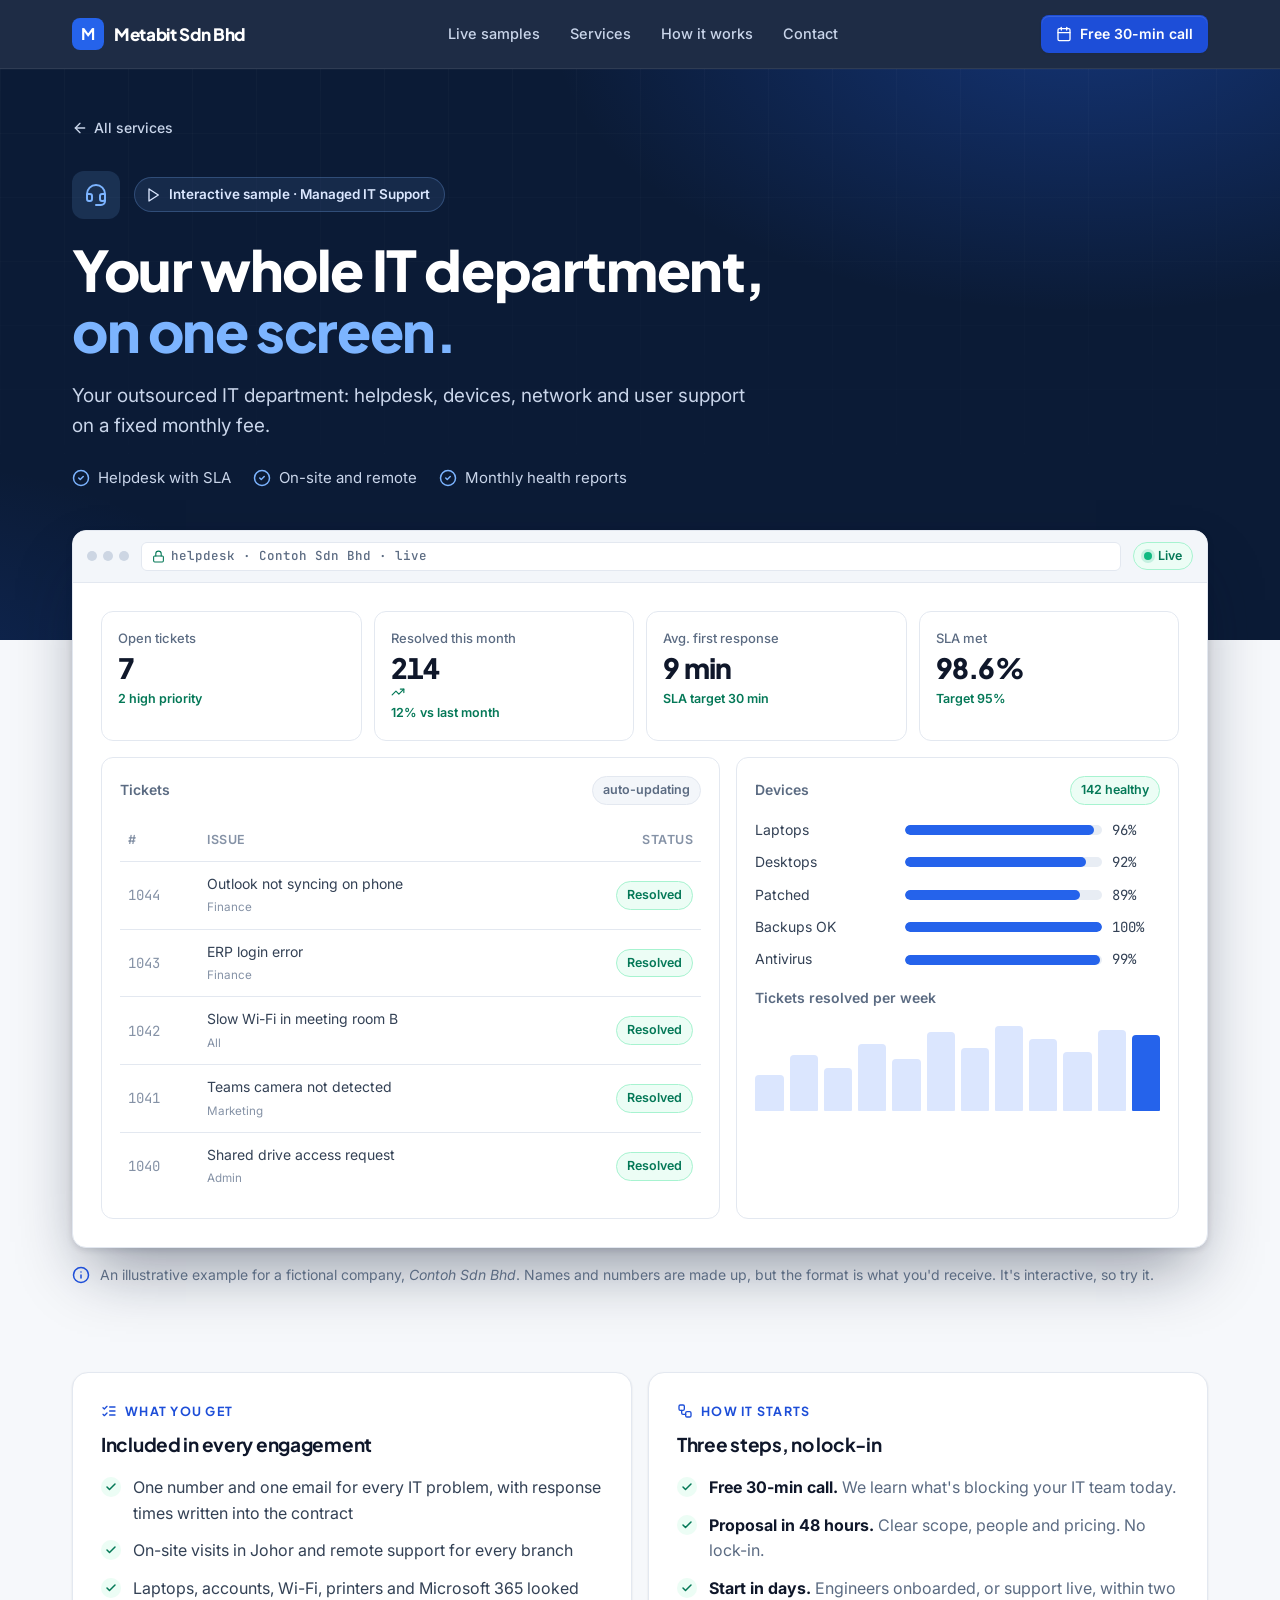
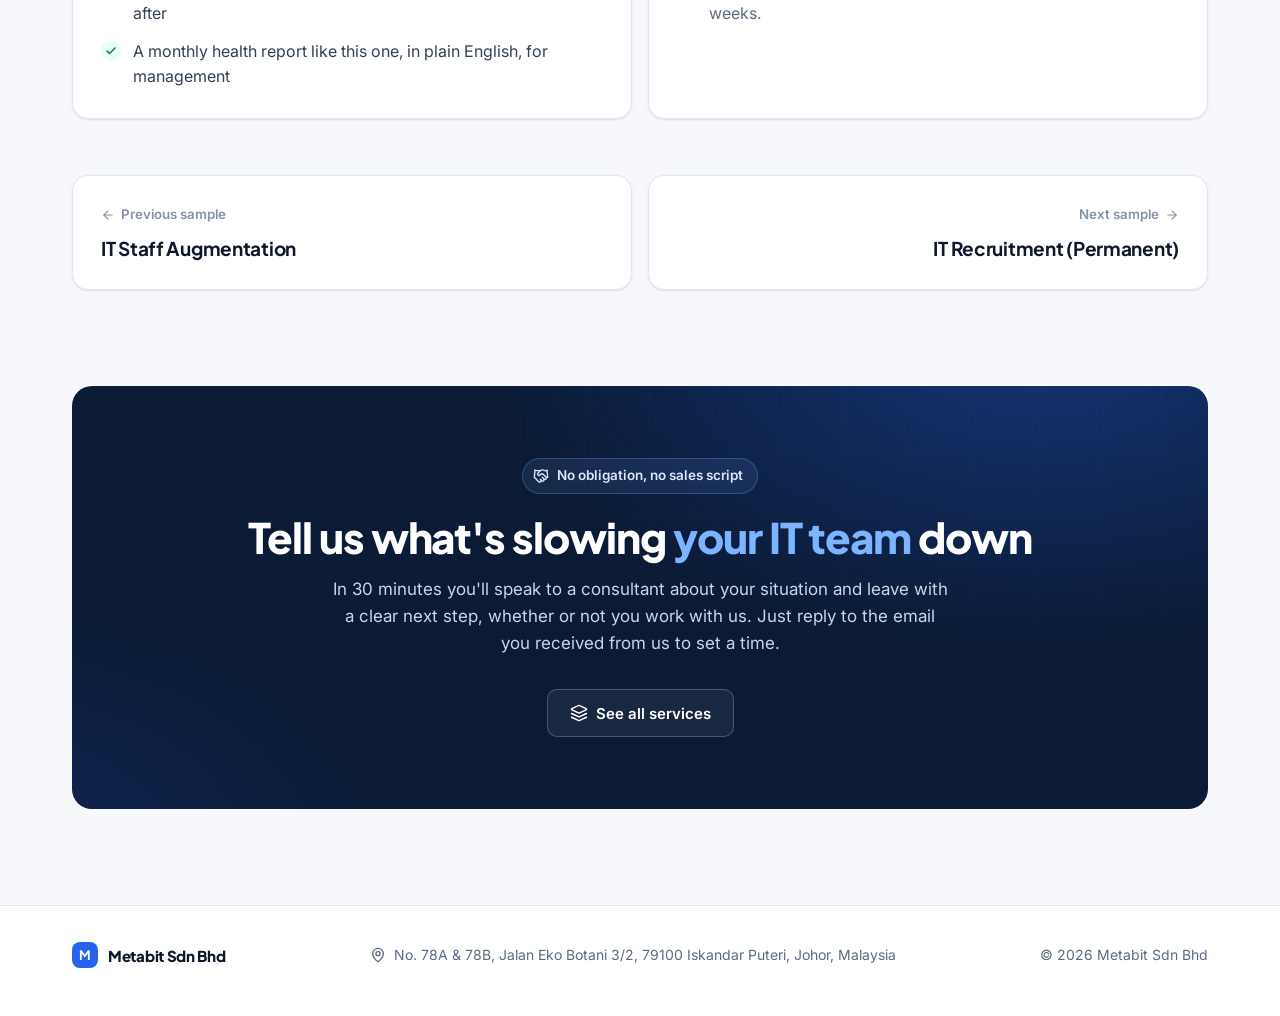
<file: services/managed-it/index.html>
<!doctype html>
<html lang="en">
<head>
<meta charset="utf-8">
<meta name="viewport" content="width=device-width, initial-scale=1, viewport-fit=cover">
<title>Managed IT Support — sample · Metabit Sdn Bhd</title>
<meta name="description" content="Your outsourced IT department: helpdesk, devices, network and user support on a fixed monthly fee.">
<meta name="theme-color" content="#0b1b36">
<script>document.documentElement.classList.add("js");</script>
<link rel="preconnect" href="https://fonts.googleapis.com">
<link rel="preconnect" href="https://fonts.gstatic.com" crossorigin>
<link rel="stylesheet" href="https://fonts.googleapis.com/css2?family=Inter:wght@400;500;600;700&family=JetBrains+Mono:wght@500;600&family=Plus+Jakarta+Sans:wght@600;700;800&display=swap">
<link rel="stylesheet" href="../../assets/site.css">
<link rel="icon" href="data:image/svg+xml,%3Csvg xmlns='http://www.w3.org/2000/svg' viewBox='0 0 32 32'%3E%3Crect width='32' height='32' rx='7' fill='%232563eb'/%3E%3Ctext x='16' y='22' font-family='Arial' font-weight='800' font-size='17' text-anchor='middle' fill='%23fff'%3EM%3C/text%3E%3C/svg%3E">
</head>
<body>
<!-- Icons: Lucide v0.460.0 (https://lucide.dev), ISC licence. Use with the icon() helper in build_site.py. -->
<svg xmlns="http://www.w3.org/2000/svg" style="display:none" aria-hidden="true">
<symbol id="i-activity" viewBox="0 0 24 24"><path d="M22 12h-2.48a2 2 0 0 0-1.93 1.46l-2.35 8.36a.25.25 0 0 1-.48 0L9.24 2.18a.25.25 0 0 0-.48 0l-2.35 8.36A2 2 0 0 1 4.49 12H2" /></symbol>
<symbol id="i-arrow-left" viewBox="0 0 24 24"><path d="m12 19-7-7 7-7" /> <path d="M19 12H5" /></symbol>
<symbol id="i-arrow-right" viewBox="0 0 24 24"><path d="M5 12h14" /> <path d="m12 5 7 7-7 7" /></symbol>
<symbol id="i-badge-check" viewBox="0 0 24 24"><path d="M3.85 8.62a4 4 0 0 1 4.78-4.77 4 4 0 0 1 6.74 0 4 4 0 0 1 4.78 4.78 4 4 0 0 1 0 6.74 4 4 0 0 1-4.77 4.78 4 4 0 0 1-6.75 0 4 4 0 0 1-4.78-4.77 4 4 0 0 1 0-6.76Z" /> <path d="m9 12 2 2 4-4" /></symbol>
<symbol id="i-briefcase" viewBox="0 0 24 24"><path d="M16 20V4a2 2 0 0 0-2-2h-4a2 2 0 0 0-2 2v16" /> <rect width="20" height="14" x="2" y="6" rx="2" /></symbol>
<symbol id="i-building-2" viewBox="0 0 24 24"><path d="M6 22V4a2 2 0 0 1 2-2h8a2 2 0 0 1 2 2v18Z" /> <path d="M6 12H4a2 2 0 0 0-2 2v6a2 2 0 0 0 2 2h2" /> <path d="M18 9h2a2 2 0 0 1 2 2v9a2 2 0 0 1-2 2h-2" /> <path d="M10 6h4" /> <path d="M10 10h4" /> <path d="M10 14h4" /> <path d="M10 18h4" /></symbol>
<symbol id="i-calendar" viewBox="0 0 24 24"><path d="M8 2v4" /> <path d="M16 2v4" /> <rect width="18" height="18" x="3" y="4" rx="2" /> <path d="M3 10h18" /></symbol>
<symbol id="i-calendar-check" viewBox="0 0 24 24"><path d="M8 2v4" /> <path d="M16 2v4" /> <rect width="18" height="18" x="3" y="4" rx="2" /> <path d="M3 10h18" /> <path d="m9 16 2 2 4-4" /></symbol>
<symbol id="i-chart-column" viewBox="0 0 24 24"><path d="M3 3v16a2 2 0 0 0 2 2h16" /> <path d="M18 17V9" /> <path d="M13 17V5" /> <path d="M8 17v-3" /></symbol>
<symbol id="i-check" viewBox="0 0 24 24"><path d="M20 6 9 17l-5-5" /></symbol>
<symbol id="i-chevron-right" viewBox="0 0 24 24"><path d="m9 18 6-6-6-6" /></symbol>
<symbol id="i-circle-alert" viewBox="0 0 24 24"><circle cx="12" cy="12" r="10" /> <line x1="12" x2="12" y1="8" y2="12" /> <line x1="12" x2="12.01" y1="16" y2="16" /></symbol>
<symbol id="i-circle-check" viewBox="0 0 24 24"><circle cx="12" cy="12" r="10" /> <path d="m9 12 2 2 4-4" /></symbol>
<symbol id="i-clock" viewBox="0 0 24 24"><circle cx="12" cy="12" r="10" /> <polyline points="12 6 12 12 16 14" /></symbol>
<symbol id="i-cloud" viewBox="0 0 24 24"><path d="M17.5 19H9a7 7 0 1 1 6.71-9h1.79a4.5 4.5 0 1 1 0 9Z" /></symbol>
<symbol id="i-code-xml" viewBox="0 0 24 24"><path d="m18 16 4-4-4-4" /> <path d="m6 8-4 4 4 4" /> <path d="m14.5 4-5 16" /></symbol>
<symbol id="i-compass" viewBox="0 0 24 24"><path d="m16.24 7.76-1.804 5.411a2 2 0 0 1-1.265 1.265L7.76 16.24l1.804-5.411a2 2 0 0 1 1.265-1.265z" /> <circle cx="12" cy="12" r="10" /></symbol>
<symbol id="i-file-text" viewBox="0 0 24 24"><path d="M15 2H6a2 2 0 0 0-2 2v16a2 2 0 0 0 2 2h12a2 2 0 0 0 2-2V7Z" /> <path d="M14 2v4a2 2 0 0 0 2 2h4" /> <path d="M10 9H8" /> <path d="M16 13H8" /> <path d="M16 17H8" /></symbol>
<symbol id="i-gauge" viewBox="0 0 24 24"><path d="m12 14 4-4" /> <path d="M3.34 19a10 10 0 1 1 17.32 0" /></symbol>
<symbol id="i-git-branch" viewBox="0 0 24 24"><line x1="6" x2="6" y1="3" y2="15" /> <circle cx="18" cy="6" r="3" /> <circle cx="6" cy="18" r="3" /> <path d="M18 9a9 9 0 0 1-9 9" /></symbol>
<symbol id="i-handshake" viewBox="0 0 24 24"><path d="m11 17 2 2a1 1 0 1 0 3-3" /> <path d="m14 14 2.5 2.5a1 1 0 1 0 3-3l-3.88-3.88a3 3 0 0 0-4.24 0l-.88.88a1 1 0 1 1-3-3l2.81-2.81a5.79 5.79 0 0 1 7.06-.87l.47.28a2 2 0 0 0 1.42.25L21 4" /> <path d="m21 3 1 11h-2" /> <path d="M3 3 2 14l6.5 6.5a1 1 0 1 0 3-3" /> <path d="M3 4h8" /></symbol>
<symbol id="i-headset" viewBox="0 0 24 24"><path d="M3 11h3a2 2 0 0 1 2 2v3a2 2 0 0 1-2 2H5a2 2 0 0 1-2-2v-5Zm0 0a9 9 0 1 1 18 0m0 0v5a2 2 0 0 1-2 2h-1a2 2 0 0 1-2-2v-3a2 2 0 0 1 2-2h3Z" /> <path d="M21 16v2a4 4 0 0 1-4 4h-5" /></symbol>
<symbol id="i-info" viewBox="0 0 24 24"><circle cx="12" cy="12" r="10" /> <path d="M12 16v-4" /> <path d="M12 8h.01" /></symbol>
<symbol id="i-laptop" viewBox="0 0 24 24"><path d="M20 16V7a2 2 0 0 0-2-2H6a2 2 0 0 0-2 2v9m16 0H4m16 0 1.28 2.55a1 1 0 0 1-.9 1.45H3.62a1 1 0 0 1-.9-1.45L4 16" /></symbol>
<symbol id="i-layers" viewBox="0 0 24 24"><path d="m12.83 2.18a2 2 0 0 0-1.66 0L2.6 6.08a1 1 0 0 0 0 1.83l8.58 3.91a2 2 0 0 0 1.66 0l8.58-3.9a1 1 0 0 0 0-1.83Z" /> <path d="m22 17.65-9.17 4.16a2 2 0 0 1-1.66 0L2 17.65" /> <path d="m22 12.65-9.17 4.16a2 2 0 0 1-1.66 0L2 12.65" /></symbol>
<symbol id="i-list-checks" viewBox="0 0 24 24"><path d="m3 17 2 2 4-4" /> <path d="m3 7 2 2 4-4" /> <path d="M13 6h8" /> <path d="M13 12h8" /> <path d="M13 18h8" /></symbol>
<symbol id="i-loader-circle" viewBox="0 0 24 24"><path d="M21 12a9 9 0 1 1-6.219-8.56" /></symbol>
<symbol id="i-lock" viewBox="0 0 24 24"><rect width="18" height="11" x="3" y="11" rx="2" ry="2" /> <path d="M7 11V7a5 5 0 0 1 10 0v4" /></symbol>
<symbol id="i-mail" viewBox="0 0 24 24"><rect width="20" height="16" x="2" y="4" rx="2" /> <path d="m22 7-8.97 5.7a1.94 1.94 0 0 1-2.06 0L2 7" /></symbol>
<symbol id="i-map-pin" viewBox="0 0 24 24"><path d="M20 10c0 4.993-5.539 10.193-7.399 11.799a1 1 0 0 1-1.202 0C9.539 20.193 4 14.993 4 10a8 8 0 0 1 16 0" /> <circle cx="12" cy="10" r="3" /></symbol>
<symbol id="i-menu" viewBox="0 0 24 24"><line x1="4" x2="20" y1="12" y2="12" /> <line x1="4" x2="20" y1="6" y2="6" /> <line x1="4" x2="20" y1="18" y2="18" /></symbol>
<symbol id="i-message-square" viewBox="0 0 24 24"><path d="M21 15a2 2 0 0 1-2 2H7l-4 4V5a2 2 0 0 1 2-2h14a2 2 0 0 1 2 2z" /></symbol>
<symbol id="i-monitor-check" viewBox="0 0 24 24"><path d="m9 10 2 2 4-4" /> <rect width="20" height="14" x="2" y="3" rx="2" /> <path d="M12 17v4" /> <path d="M8 21h8" /></symbol>
<symbol id="i-mouse-pointer-click" viewBox="0 0 24 24"><path d="M14 4.1 12 6" /> <path d="m5.1 8-2.9-.8" /> <path d="m6 12-1.9 2" /> <path d="M7.2 2.2 8 5.1" /> <path d="M9.037 9.69a.498.498 0 0 1 .653-.653l11 4.5a.5.5 0 0 1-.074.949l-4.349 1.041a1 1 0 0 0-.74.739l-1.04 4.35a.5.5 0 0 1-.95.074z" /></symbol>
<symbol id="i-phone" viewBox="0 0 24 24"><path d="M22 16.92v3a2 2 0 0 1-2.18 2 19.79 19.79 0 0 1-8.63-3.07 19.5 19.5 0 0 1-6-6 19.79 19.79 0 0 1-3.07-8.67A2 2 0 0 1 4.11 2h3a2 2 0 0 1 2 1.72 12.84 12.84 0 0 0 .7 2.81 2 2 0 0 1-.45 2.11L8.09 9.91a16 16 0 0 0 6 6l1.27-1.27a2 2 0 0 1 2.11-.45 12.84 12.84 0 0 0 2.81.7A2 2 0 0 1 22 16.92z" /></symbol>
<symbol id="i-play" viewBox="0 0 24 24"><polygon points="6 3 20 12 6 21 6 3" /></symbol>
<symbol id="i-radio" viewBox="0 0 24 24"><path d="M4.9 19.1C1 15.2 1 8.8 4.9 4.9" /> <path d="M7.8 16.2c-2.3-2.3-2.3-6.1 0-8.5" /> <circle cx="12" cy="12" r="2" /> <path d="M16.2 7.8c2.3 2.3 2.3 6.1 0 8.5" /> <path d="M19.1 4.9C23 8.8 23 15.1 19.1 19" /></symbol>
<symbol id="i-refresh-cw" viewBox="0 0 24 24"><path d="M3 12a9 9 0 0 1 9-9 9.75 9.75 0 0 1 6.74 2.74L21 8" /> <path d="M21 3v5h-5" /> <path d="M21 12a9 9 0 0 1-9 9 9.75 9.75 0 0 1-6.74-2.74L3 16" /> <path d="M8 16H3v5" /></symbol>
<symbol id="i-rotate-ccw" viewBox="0 0 24 24"><path d="M3 12a9 9 0 1 0 9-9 9.75 9.75 0 0 0-6.74 2.74L3 8" /> <path d="M3 3v5h5" /></symbol>
<symbol id="i-server" viewBox="0 0 24 24"><rect width="20" height="8" x="2" y="2" rx="2" ry="2" /> <rect width="20" height="8" x="2" y="14" rx="2" ry="2" /> <line x1="6" x2="6.01" y1="6" y2="6" /> <line x1="6" x2="6.01" y1="18" y2="18" /></symbol>
<symbol id="i-shield-alert" viewBox="0 0 24 24"><path d="M20 13c0 5-3.5 7.5-7.66 8.95a1 1 0 0 1-.67-.01C7.5 20.5 4 18 4 13V6a1 1 0 0 1 1-1c2 0 4.5-1.2 6.24-2.72a1.17 1.17 0 0 1 1.52 0C14.51 3.81 17 5 19 5a1 1 0 0 1 1 1z" /> <path d="M12 8v4" /> <path d="M12 16h.01" /></symbol>
<symbol id="i-shield-check" viewBox="0 0 24 24"><path d="M20 13c0 5-3.5 7.5-7.66 8.95a1 1 0 0 1-.67-.01C7.5 20.5 4 18 4 13V6a1 1 0 0 1 1-1c2 0 4.5-1.2 6.24-2.72a1.17 1.17 0 0 1 1.52 0C14.51 3.81 17 5 19 5a1 1 0 0 1 1 1z" /> <path d="m9 12 2 2 4-4" /></symbol>
<symbol id="i-timer" viewBox="0 0 24 24"><line x1="10" x2="14" y1="2" y2="2" /> <line x1="12" x2="15" y1="14" y2="11" /> <circle cx="12" cy="14" r="8" /></symbol>
<symbol id="i-trending-down" viewBox="0 0 24 24"><polyline points="22 17 13.5 8.5 8.5 13.5 2 7" /> <polyline points="16 17 22 17 22 11" /></symbol>
<symbol id="i-trending-up" viewBox="0 0 24 24"><polyline points="22 7 13.5 15.5 8.5 10.5 2 17" /> <polyline points="16 7 22 7 22 13" /></symbol>
<symbol id="i-user-check" viewBox="0 0 24 24"><path d="M16 21v-2a4 4 0 0 0-4-4H6a4 4 0 0 0-4 4v2" /> <circle cx="9" cy="7" r="4" /> <polyline points="16 11 18 13 22 9" /></symbol>
<symbol id="i-user-search" viewBox="0 0 24 24"><circle cx="10" cy="7" r="4" /> <path d="M10.3 15H7a4 4 0 0 0-4 4v2" /> <circle cx="17" cy="17" r="3" /> <path d="m21 21-1.9-1.9" /></symbol>
<symbol id="i-users" viewBox="0 0 24 24"><path d="M16 21v-2a4 4 0 0 0-4-4H6a4 4 0 0 0-4 4v2" /> <circle cx="9" cy="7" r="4" /> <path d="M22 21v-2a4 4 0 0 0-3-3.87" /> <path d="M16 3.13a4 4 0 0 1 0 7.75" /></symbol>
<symbol id="i-wallet" viewBox="0 0 24 24"><path d="M19 7V4a1 1 0 0 0-1-1H5a2 2 0 0 0 0 4h15a1 1 0 0 1 1 1v4h-3a2 2 0 0 0 0 4h3a1 1 0 0 0 1-1v-2a1 1 0 0 0-1-1" /> <path d="M3 5v14a2 2 0 0 0 2 2h15a1 1 0 0 0 1-1v-4" /></symbol>
<symbol id="i-workflow" viewBox="0 0 24 24"><rect width="8" height="8" x="3" y="3" rx="2" /> <path d="M7 11v4a2 2 0 0 0 2 2h4" /> <rect width="8" height="8" x="13" y="13" rx="2" /></symbol>
<symbol id="i-x" viewBox="0 0 24 24"><path d="M18 6 6 18" /> <path d="m6 6 12 12" /></symbol>
<symbol id="i-zap" viewBox="0 0 24 24"><path d="M4 14a1 1 0 0 1-.78-1.63l9.9-10.2a.5.5 0 0 1 .86.46l-1.92 6.02A1 1 0 0 0 13 10h7a1 1 0 0 1 .78 1.63l-9.9 10.2a.5.5 0 0 1-.86-.46l1.92-6.02A1 1 0 0 0 11 14z" /></symbol>
<symbol id="i-search" viewBox="0 0 24 24"><circle cx="10" cy="7" r="4" /> <path d="M10.3 15H7a4 4 0 0 0-4 4v2" /> <circle cx="17" cy="17" r="3" /> <path d="m21 21-1.9-1.9" /></symbol>
<symbol id="i-shield" viewBox="0 0 24 24"><path d="M20 13c0 5-3.5 7.5-7.66 8.95a1 1 0 0 1-.67-.01C7.5 20.5 4 18 4 13V6a1 1 0 0 1 1-1c2 0 4.5-1.2 6.24-2.72a1.17 1.17 0 0 1 1.52 0C14.51 3.81 17 5 19 5a1 1 0 0 1 1 1z" /> <path d="m9 12 2 2 4-4" /></symbol>
<symbol id="i-code" viewBox="0 0 24 24"><path d="m18 16 4-4-4-4" /> <path d="m6 8-4 4 4 4" /> <path d="m14.5 4-5 16" /></symbol>
</svg>
<nav class="nav">
  <div class="wrap">
    <a class="brand" href="../../"><b>M</b>Metabit Sdn Bhd</a>
    <div class="nav-links">
      <a href="../../#explore">Live samples</a>
      <a href="../../#services">Services</a>
      <a href="../../#how">How it works</a>
      <a href="#contact">Contact</a>
    </div>
    <a class="btn sm" href="#contact"><svg class="i sm" aria-hidden="true"><use href="#i-calendar"/></svg>Free 30-min call</a>
  </div>
</nav>

<main>

<header class="s-hero dark">
  <div class="grid-lines"></div>
  <div class="wrap">
    <div class="crumbs"><a href="../../#explore"><svg class="i sm" aria-hidden="true"><use href="#i-arrow-left"/></svg>All services</a></div>
    <div class="s-title">
      <span class="ico"><svg class="i " aria-hidden="true"><use href="#i-headset"/></svg></span>
      <span class="eyebrow"><svg class="i sm" aria-hidden="true"><use href="#i-play"/></svg><span data-for>Interactive sample · Managed IT Support</span></span>
    </div>
    <h1>Your whole IT department, <span class="g">on one screen.</span></h1>
    <p class="lede">Your outsourced IT department: helpdesk, devices, network and user support on a fixed monthly fee.</p>
    <ul class="s-ticks"><li><svg class="i " aria-hidden="true"><use href="#i-circle-check"/></svg>Helpdesk with SLA</li><li><svg class="i " aria-hidden="true"><use href="#i-circle-check"/></svg>On-site and remote</li><li><svg class="i " aria-hidden="true"><use href="#i-circle-check"/></svg>Monthly health reports</li></ul>
  </div>
</header>

<section class="demo-sec">
  <div class="wrap">
    <div class="demo">
      <div class="win-bar"><div class="dots"><i></i><i></i><i></i></div><span class="addr"><svg class="i " aria-hidden="true"><use href="#i-lock"/></svg>helpdesk · Contoh Sdn Bhd · live</span><span class="demo-actions"><span class="chip ok" id="live"><span class="dot live"></span>Live</span></span></div>
      <div class="demo-body">
<div class="kpis">
  <div class="kpi"><small>Open tickets</small><b id="open">7</b><em>2 high priority</em></div>
  <div class="kpi"><small>Resolved this month</small><b data-count="214">0</b><em><svg class="i xs" aria-hidden="true"><use href="#i-trending-up"/></svg> 12% vs last month</em></div>
  <div class="kpi"><small>Avg. first response</small><b data-count="9" data-suf=" min">0</b><em>SLA target 30 min</em></div>
  <div class="kpi"><small>SLA met</small><b data-count="98.6" data-suf="%">0</b><em>Target 95%</em></div>
</div>
<div class="cols">
  <div class="box">
    <h4>Tickets <span class="chip">auto-updating</span></h4>
    <div class="scroll-x"><table class="tbl" id="tickets">
      <tr><th>#</th><th>Issue</th><th class="r">Status</th></tr>
    </table></div>
  </div>
  <div class="box">
    <h4>Devices <span class="chip ok">142 healthy</span></h4>
    <div class="hbar"><span>Laptops</span><div class="t"><b data-w="96"></b></div><span class="mono">96%</span></div>
    <div class="hbar"><span>Desktops</span><div class="t"><b data-w="92"></b></div><span class="mono">92%</span></div>
    <div class="hbar"><span>Patched</span><div class="t"><b data-w="89"></b></div><span class="mono">89%</span></div>
    <div class="hbar"><span>Backups OK</span><div class="t"><b data-w="100"></b></div><span class="mono">100%</span></div>
    <div class="hbar"><span>Antivirus</span><div class="t"><b data-w="99"></b></div><span class="mono">99%</span></div>
    <h4 style="margin-top:18px">Tickets resolved per week</h4>
    <div class="pv-bars" style="height:90px"><b style="height:40%;animation:none"></b><b style="height:62%;animation:none"></b><b style="height:48%;animation:none"></b><b style="height:75%;animation:none"></b><b style="height:58%;animation:none"></b><b style="height:88%;animation:none"></b><b style="height:70%;animation:none"></b><b style="height:95%;animation:none"></b><b style="height:80%;animation:none"></b><b style="height:66%;animation:none"></b><b style="height:90%;animation:none"></b><b style="height:84%;animation:none"></b></div>
  </div>
</div>
</div>
    </div>
    <p class="sample-note"><svg class="i " aria-hidden="true"><use href="#i-info"/></svg><span>An illustrative example for a fictional company, <em>Contoh Sdn Bhd</em>. Names and numbers are made up, but the format is what you'd receive. It's interactive, so try it.</span></p>
  </div>
</section>

<section style="padding-top:0;padding-bottom:56px">
  <div class="wrap cols even" style="margin-top:0">
    <div class="panel reveal">
      <div class="kicker"><svg class="i sm" aria-hidden="true"><use href="#i-list-checks"/></svg>What you get</div>
      <h3 style="margin-bottom:18px">Included in every engagement</h3>
      <ul class="list">
<li>One number and one email for every IT problem, with response times written into the contract</li>
<li>On-site visits in Johor and remote support for every branch</li>
<li>Laptops, accounts, Wi-Fi, printers and Microsoft 365 looked after</li>
<li>A monthly health report like this one, in plain English, for management</li>
</ul>
    </div>
    <div class="panel reveal">
      <div class="kicker"><svg class="i sm" aria-hidden="true"><use href="#i-workflow"/></svg>How it starts</div>
      <h3 style="margin-bottom:18px">Three steps, no lock-in</h3>
      <ul class="list"><li><span><b style="color:var(--ink)">Free 30-min call.</b> <span style="color:var(--muted)">We learn what&#39;s blocking your IT team today.</span></span></li><li><span><b style="color:var(--ink)">Proposal in 48 hours.</b> <span style="color:var(--muted)">Clear scope, people and pricing. No lock-in.</span></span></li><li><span><b style="color:var(--ink)">Start in days.</b> <span style="color:var(--muted)">Engineers onboarded, or support live, within two weeks.</span></span></li></ul>
    </div>
  </div>
</section>

<section style="padding-top:0;padding-bottom:96px">
  <div class="wrap next-nav">
    <a class="panel svc" href="../../services/staff-augmentation/"><small><svg class="i xs" aria-hidden="true"><use href="#i-arrow-left"/></svg>Previous sample</small><h3>IT Staff Augmentation</h3></a>
    <a class="panel svc r" href="../../services/recruitment/"><small>Next sample<svg class="i xs" aria-hidden="true"><use href="#i-arrow-right"/></svg></small><h3>IT Recruitment (Permanent)</h3></a>
  </div>
</section>


<section id="contact" class="cta-sec">
  <div class="wrap">
    <div class="cta dark reveal">
      <div class="grid-lines"></div>
      <span class="eyebrow"><svg class="i sm" aria-hidden="true"><use href="#i-handshake"/></svg>No obligation, no sales script</span>
      <h2 style="margin-top:20px">Tell us what's slowing <span class="g">your IT team</span> down</h2>
      <p>In 30 minutes you'll speak to a consultant about your situation and leave with a clear next step, whether or not you work with us. Just reply to the email you received from us to set a time.</p>
      <div class="cta-row">
        
        
        
        <a class="btn ghost" href="../../#services"><svg class="i sm" aria-hidden="true"><use href="#i-layers"/></svg>See all services</a>
      </div>
    </div>
  </div>
</section>
</main>

<footer>
  <div class="wrap">
    <a class="brand" href="../../"><b>M</b>Metabit Sdn Bhd</a>
    <span class="addr"><svg class="i " aria-hidden="true"><use href="#i-map-pin"/></svg>No. 78A &amp; 78B, Jalan Eko Botani 3/2, 79100 Iskandar Puteri, Johor, Malaysia</span>
    <span>© <span data-year></span> Metabit Sdn Bhd</span>
  </div>
</footer>
<script src="../../assets/site.js"></script>

<script>
(function () {
  var table = document.getElementById("tickets"), openEl = document.getElementById("open");
  var pool = [["Outlook not syncing on phone", "Finance"], ["New joiner laptop setup", "HR"], ["Printer offline, level 3", "Ops"],
              ["VPN drops every hour", "Sales"], ["Reset MFA for site manager", "Plant"], ["Shared drive access request", "Admin"],
              ["Teams camera not detected", "Marketing"], ["Slow Wi-Fi in meeting room B", "All"], ["ERP login error", "Finance"]];
  var n = 1040, open = 7;
  function row(t, status) {
    var tr = document.createElement("tr");
    tr.className = "new";
    tr.innerHTML = '<td class="mono" style="color:var(--dim)">' + n + '</td><td>' + t[0] + '<br><small style="color:var(--dim)">' + t[1] + '</small></td><td class="r">' + status + '</td>';
    return tr;
  }
  function add(status) {
    var t = pool[n % pool.length], tr = row(t, status);
    table.insertBefore(tr, table.rows[1] || null);
    while (table.rows.length > 7) table.deleteRow(table.rows.length - 1);
    n++;
    return tr;
  }
  for (var i = 0; i < 5; i++) add('<span class="chip ok">Resolved</span>');
  if (window.matchMedia("(prefers-reduced-motion: reduce)").matches) return;
  setInterval(function () {
    var tr = add('<span class="chip warn">' + MB.icon("clock") + 'In progress</span>');
    openEl.textContent = ++open;
    setTimeout(function () {
      tr.lastChild.innerHTML = '<span class="chip ok">' + MB.icon("check") + 'Resolved · ' + (6 + Math.floor(Math.random() * 20)) + ' min</span>';
      tr.classList.remove("new"); void tr.offsetWidth; tr.classList.add("new");
      openEl.textContent = --open;
    }, 2600);
  }, 4200);
})();
</script>

</body>
</html>
</file>
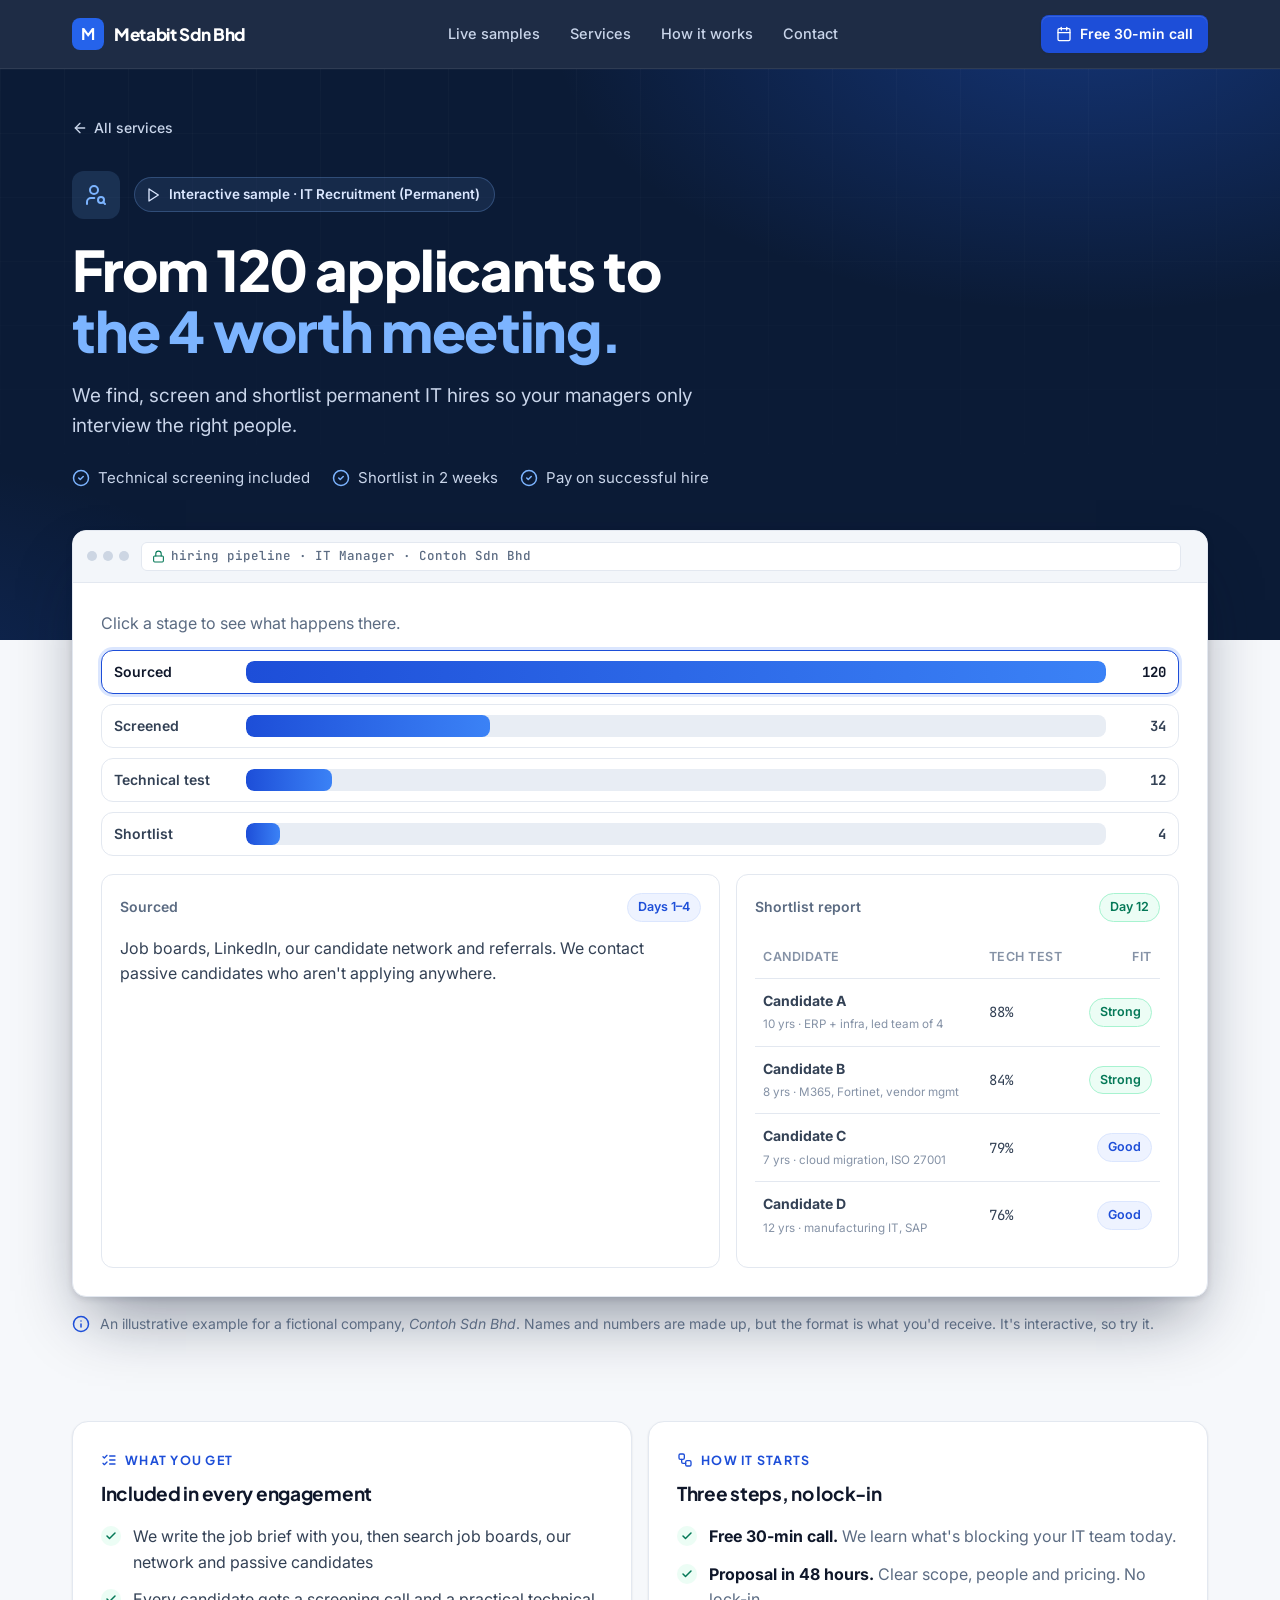
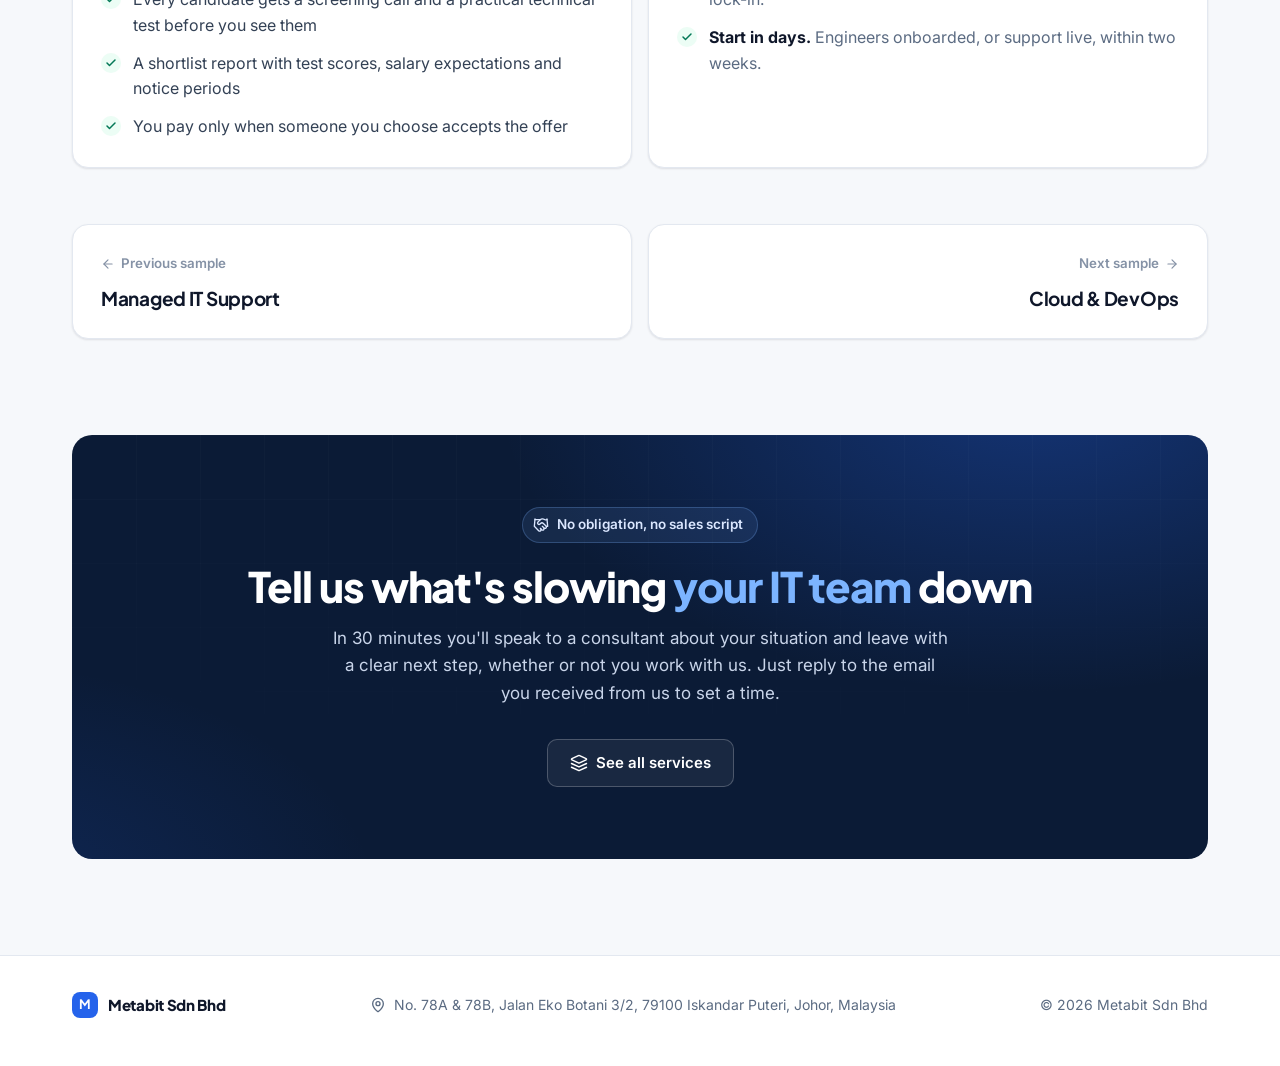
<file: services/recruitment/index.html>
<!doctype html>
<html lang="en">
<head>
<meta charset="utf-8">
<meta name="viewport" content="width=device-width, initial-scale=1, viewport-fit=cover">
<title>IT Recruitment (Permanent) — sample · Metabit Sdn Bhd</title>
<meta name="description" content="We find, screen and shortlist permanent IT hires so your managers only interview the right people.">
<meta name="theme-color" content="#0b1b36">
<script>document.documentElement.classList.add("js");</script>
<link rel="preconnect" href="https://fonts.googleapis.com">
<link rel="preconnect" href="https://fonts.gstatic.com" crossorigin>
<link rel="stylesheet" href="https://fonts.googleapis.com/css2?family=Inter:wght@400;500;600;700&family=JetBrains+Mono:wght@500;600&family=Plus+Jakarta+Sans:wght@600;700;800&display=swap">
<link rel="stylesheet" href="../../assets/site.css">
<link rel="icon" href="data:image/svg+xml,%3Csvg xmlns='http://www.w3.org/2000/svg' viewBox='0 0 32 32'%3E%3Crect width='32' height='32' rx='7' fill='%232563eb'/%3E%3Ctext x='16' y='22' font-family='Arial' font-weight='800' font-size='17' text-anchor='middle' fill='%23fff'%3EM%3C/text%3E%3C/svg%3E">
</head>
<body>
<!-- Icons: Lucide v0.460.0 (https://lucide.dev), ISC licence. Use with the icon() helper in build_site.py. -->
<svg xmlns="http://www.w3.org/2000/svg" style="display:none" aria-hidden="true">
<symbol id="i-activity" viewBox="0 0 24 24"><path d="M22 12h-2.48a2 2 0 0 0-1.93 1.46l-2.35 8.36a.25.25 0 0 1-.48 0L9.24 2.18a.25.25 0 0 0-.48 0l-2.35 8.36A2 2 0 0 1 4.49 12H2" /></symbol>
<symbol id="i-arrow-left" viewBox="0 0 24 24"><path d="m12 19-7-7 7-7" /> <path d="M19 12H5" /></symbol>
<symbol id="i-arrow-right" viewBox="0 0 24 24"><path d="M5 12h14" /> <path d="m12 5 7 7-7 7" /></symbol>
<symbol id="i-badge-check" viewBox="0 0 24 24"><path d="M3.85 8.62a4 4 0 0 1 4.78-4.77 4 4 0 0 1 6.74 0 4 4 0 0 1 4.78 4.78 4 4 0 0 1 0 6.74 4 4 0 0 1-4.77 4.78 4 4 0 0 1-6.75 0 4 4 0 0 1-4.78-4.77 4 4 0 0 1 0-6.76Z" /> <path d="m9 12 2 2 4-4" /></symbol>
<symbol id="i-briefcase" viewBox="0 0 24 24"><path d="M16 20V4a2 2 0 0 0-2-2h-4a2 2 0 0 0-2 2v16" /> <rect width="20" height="14" x="2" y="6" rx="2" /></symbol>
<symbol id="i-building-2" viewBox="0 0 24 24"><path d="M6 22V4a2 2 0 0 1 2-2h8a2 2 0 0 1 2 2v18Z" /> <path d="M6 12H4a2 2 0 0 0-2 2v6a2 2 0 0 0 2 2h2" /> <path d="M18 9h2a2 2 0 0 1 2 2v9a2 2 0 0 1-2 2h-2" /> <path d="M10 6h4" /> <path d="M10 10h4" /> <path d="M10 14h4" /> <path d="M10 18h4" /></symbol>
<symbol id="i-calendar" viewBox="0 0 24 24"><path d="M8 2v4" /> <path d="M16 2v4" /> <rect width="18" height="18" x="3" y="4" rx="2" /> <path d="M3 10h18" /></symbol>
<symbol id="i-calendar-check" viewBox="0 0 24 24"><path d="M8 2v4" /> <path d="M16 2v4" /> <rect width="18" height="18" x="3" y="4" rx="2" /> <path d="M3 10h18" /> <path d="m9 16 2 2 4-4" /></symbol>
<symbol id="i-chart-column" viewBox="0 0 24 24"><path d="M3 3v16a2 2 0 0 0 2 2h16" /> <path d="M18 17V9" /> <path d="M13 17V5" /> <path d="M8 17v-3" /></symbol>
<symbol id="i-check" viewBox="0 0 24 24"><path d="M20 6 9 17l-5-5" /></symbol>
<symbol id="i-chevron-right" viewBox="0 0 24 24"><path d="m9 18 6-6-6-6" /></symbol>
<symbol id="i-circle-alert" viewBox="0 0 24 24"><circle cx="12" cy="12" r="10" /> <line x1="12" x2="12" y1="8" y2="12" /> <line x1="12" x2="12.01" y1="16" y2="16" /></symbol>
<symbol id="i-circle-check" viewBox="0 0 24 24"><circle cx="12" cy="12" r="10" /> <path d="m9 12 2 2 4-4" /></symbol>
<symbol id="i-clock" viewBox="0 0 24 24"><circle cx="12" cy="12" r="10" /> <polyline points="12 6 12 12 16 14" /></symbol>
<symbol id="i-cloud" viewBox="0 0 24 24"><path d="M17.5 19H9a7 7 0 1 1 6.71-9h1.79a4.5 4.5 0 1 1 0 9Z" /></symbol>
<symbol id="i-code-xml" viewBox="0 0 24 24"><path d="m18 16 4-4-4-4" /> <path d="m6 8-4 4 4 4" /> <path d="m14.5 4-5 16" /></symbol>
<symbol id="i-compass" viewBox="0 0 24 24"><path d="m16.24 7.76-1.804 5.411a2 2 0 0 1-1.265 1.265L7.76 16.24l1.804-5.411a2 2 0 0 1 1.265-1.265z" /> <circle cx="12" cy="12" r="10" /></symbol>
<symbol id="i-file-text" viewBox="0 0 24 24"><path d="M15 2H6a2 2 0 0 0-2 2v16a2 2 0 0 0 2 2h12a2 2 0 0 0 2-2V7Z" /> <path d="M14 2v4a2 2 0 0 0 2 2h4" /> <path d="M10 9H8" /> <path d="M16 13H8" /> <path d="M16 17H8" /></symbol>
<symbol id="i-gauge" viewBox="0 0 24 24"><path d="m12 14 4-4" /> <path d="M3.34 19a10 10 0 1 1 17.32 0" /></symbol>
<symbol id="i-git-branch" viewBox="0 0 24 24"><line x1="6" x2="6" y1="3" y2="15" /> <circle cx="18" cy="6" r="3" /> <circle cx="6" cy="18" r="3" /> <path d="M18 9a9 9 0 0 1-9 9" /></symbol>
<symbol id="i-handshake" viewBox="0 0 24 24"><path d="m11 17 2 2a1 1 0 1 0 3-3" /> <path d="m14 14 2.5 2.5a1 1 0 1 0 3-3l-3.88-3.88a3 3 0 0 0-4.24 0l-.88.88a1 1 0 1 1-3-3l2.81-2.81a5.79 5.79 0 0 1 7.06-.87l.47.28a2 2 0 0 0 1.42.25L21 4" /> <path d="m21 3 1 11h-2" /> <path d="M3 3 2 14l6.5 6.5a1 1 0 1 0 3-3" /> <path d="M3 4h8" /></symbol>
<symbol id="i-headset" viewBox="0 0 24 24"><path d="M3 11h3a2 2 0 0 1 2 2v3a2 2 0 0 1-2 2H5a2 2 0 0 1-2-2v-5Zm0 0a9 9 0 1 1 18 0m0 0v5a2 2 0 0 1-2 2h-1a2 2 0 0 1-2-2v-3a2 2 0 0 1 2-2h3Z" /> <path d="M21 16v2a4 4 0 0 1-4 4h-5" /></symbol>
<symbol id="i-info" viewBox="0 0 24 24"><circle cx="12" cy="12" r="10" /> <path d="M12 16v-4" /> <path d="M12 8h.01" /></symbol>
<symbol id="i-laptop" viewBox="0 0 24 24"><path d="M20 16V7a2 2 0 0 0-2-2H6a2 2 0 0 0-2 2v9m16 0H4m16 0 1.28 2.55a1 1 0 0 1-.9 1.45H3.62a1 1 0 0 1-.9-1.45L4 16" /></symbol>
<symbol id="i-layers" viewBox="0 0 24 24"><path d="m12.83 2.18a2 2 0 0 0-1.66 0L2.6 6.08a1 1 0 0 0 0 1.83l8.58 3.91a2 2 0 0 0 1.66 0l8.58-3.9a1 1 0 0 0 0-1.83Z" /> <path d="m22 17.65-9.17 4.16a2 2 0 0 1-1.66 0L2 17.65" /> <path d="m22 12.65-9.17 4.16a2 2 0 0 1-1.66 0L2 12.65" /></symbol>
<symbol id="i-list-checks" viewBox="0 0 24 24"><path d="m3 17 2 2 4-4" /> <path d="m3 7 2 2 4-4" /> <path d="M13 6h8" /> <path d="M13 12h8" /> <path d="M13 18h8" /></symbol>
<symbol id="i-loader-circle" viewBox="0 0 24 24"><path d="M21 12a9 9 0 1 1-6.219-8.56" /></symbol>
<symbol id="i-lock" viewBox="0 0 24 24"><rect width="18" height="11" x="3" y="11" rx="2" ry="2" /> <path d="M7 11V7a5 5 0 0 1 10 0v4" /></symbol>
<symbol id="i-mail" viewBox="0 0 24 24"><rect width="20" height="16" x="2" y="4" rx="2" /> <path d="m22 7-8.97 5.7a1.94 1.94 0 0 1-2.06 0L2 7" /></symbol>
<symbol id="i-map-pin" viewBox="0 0 24 24"><path d="M20 10c0 4.993-5.539 10.193-7.399 11.799a1 1 0 0 1-1.202 0C9.539 20.193 4 14.993 4 10a8 8 0 0 1 16 0" /> <circle cx="12" cy="10" r="3" /></symbol>
<symbol id="i-menu" viewBox="0 0 24 24"><line x1="4" x2="20" y1="12" y2="12" /> <line x1="4" x2="20" y1="6" y2="6" /> <line x1="4" x2="20" y1="18" y2="18" /></symbol>
<symbol id="i-message-square" viewBox="0 0 24 24"><path d="M21 15a2 2 0 0 1-2 2H7l-4 4V5a2 2 0 0 1 2-2h14a2 2 0 0 1 2 2z" /></symbol>
<symbol id="i-monitor-check" viewBox="0 0 24 24"><path d="m9 10 2 2 4-4" /> <rect width="20" height="14" x="2" y="3" rx="2" /> <path d="M12 17v4" /> <path d="M8 21h8" /></symbol>
<symbol id="i-mouse-pointer-click" viewBox="0 0 24 24"><path d="M14 4.1 12 6" /> <path d="m5.1 8-2.9-.8" /> <path d="m6 12-1.9 2" /> <path d="M7.2 2.2 8 5.1" /> <path d="M9.037 9.69a.498.498 0 0 1 .653-.653l11 4.5a.5.5 0 0 1-.074.949l-4.349 1.041a1 1 0 0 0-.74.739l-1.04 4.35a.5.5 0 0 1-.95.074z" /></symbol>
<symbol id="i-phone" viewBox="0 0 24 24"><path d="M22 16.92v3a2 2 0 0 1-2.18 2 19.79 19.79 0 0 1-8.63-3.07 19.5 19.5 0 0 1-6-6 19.79 19.79 0 0 1-3.07-8.67A2 2 0 0 1 4.11 2h3a2 2 0 0 1 2 1.72 12.84 12.84 0 0 0 .7 2.81 2 2 0 0 1-.45 2.11L8.09 9.91a16 16 0 0 0 6 6l1.27-1.27a2 2 0 0 1 2.11-.45 12.84 12.84 0 0 0 2.81.7A2 2 0 0 1 22 16.92z" /></symbol>
<symbol id="i-play" viewBox="0 0 24 24"><polygon points="6 3 20 12 6 21 6 3" /></symbol>
<symbol id="i-radio" viewBox="0 0 24 24"><path d="M4.9 19.1C1 15.2 1 8.8 4.9 4.9" /> <path d="M7.8 16.2c-2.3-2.3-2.3-6.1 0-8.5" /> <circle cx="12" cy="12" r="2" /> <path d="M16.2 7.8c2.3 2.3 2.3 6.1 0 8.5" /> <path d="M19.1 4.9C23 8.8 23 15.1 19.1 19" /></symbol>
<symbol id="i-refresh-cw" viewBox="0 0 24 24"><path d="M3 12a9 9 0 0 1 9-9 9.75 9.75 0 0 1 6.74 2.74L21 8" /> <path d="M21 3v5h-5" /> <path d="M21 12a9 9 0 0 1-9 9 9.75 9.75 0 0 1-6.74-2.74L3 16" /> <path d="M8 16H3v5" /></symbol>
<symbol id="i-rotate-ccw" viewBox="0 0 24 24"><path d="M3 12a9 9 0 1 0 9-9 9.75 9.75 0 0 0-6.74 2.74L3 8" /> <path d="M3 3v5h5" /></symbol>
<symbol id="i-server" viewBox="0 0 24 24"><rect width="20" height="8" x="2" y="2" rx="2" ry="2" /> <rect width="20" height="8" x="2" y="14" rx="2" ry="2" /> <line x1="6" x2="6.01" y1="6" y2="6" /> <line x1="6" x2="6.01" y1="18" y2="18" /></symbol>
<symbol id="i-shield-alert" viewBox="0 0 24 24"><path d="M20 13c0 5-3.5 7.5-7.66 8.95a1 1 0 0 1-.67-.01C7.5 20.5 4 18 4 13V6a1 1 0 0 1 1-1c2 0 4.5-1.2 6.24-2.72a1.17 1.17 0 0 1 1.52 0C14.51 3.81 17 5 19 5a1 1 0 0 1 1 1z" /> <path d="M12 8v4" /> <path d="M12 16h.01" /></symbol>
<symbol id="i-shield-check" viewBox="0 0 24 24"><path d="M20 13c0 5-3.5 7.5-7.66 8.95a1 1 0 0 1-.67-.01C7.5 20.5 4 18 4 13V6a1 1 0 0 1 1-1c2 0 4.5-1.2 6.24-2.72a1.17 1.17 0 0 1 1.52 0C14.51 3.81 17 5 19 5a1 1 0 0 1 1 1z" /> <path d="m9 12 2 2 4-4" /></symbol>
<symbol id="i-timer" viewBox="0 0 24 24"><line x1="10" x2="14" y1="2" y2="2" /> <line x1="12" x2="15" y1="14" y2="11" /> <circle cx="12" cy="14" r="8" /></symbol>
<symbol id="i-trending-down" viewBox="0 0 24 24"><polyline points="22 17 13.5 8.5 8.5 13.5 2 7" /> <polyline points="16 17 22 17 22 11" /></symbol>
<symbol id="i-trending-up" viewBox="0 0 24 24"><polyline points="22 7 13.5 15.5 8.5 10.5 2 17" /> <polyline points="16 7 22 7 22 13" /></symbol>
<symbol id="i-user-check" viewBox="0 0 24 24"><path d="M16 21v-2a4 4 0 0 0-4-4H6a4 4 0 0 0-4 4v2" /> <circle cx="9" cy="7" r="4" /> <polyline points="16 11 18 13 22 9" /></symbol>
<symbol id="i-user-search" viewBox="0 0 24 24"><circle cx="10" cy="7" r="4" /> <path d="M10.3 15H7a4 4 0 0 0-4 4v2" /> <circle cx="17" cy="17" r="3" /> <path d="m21 21-1.9-1.9" /></symbol>
<symbol id="i-users" viewBox="0 0 24 24"><path d="M16 21v-2a4 4 0 0 0-4-4H6a4 4 0 0 0-4 4v2" /> <circle cx="9" cy="7" r="4" /> <path d="M22 21v-2a4 4 0 0 0-3-3.87" /> <path d="M16 3.13a4 4 0 0 1 0 7.75" /></symbol>
<symbol id="i-wallet" viewBox="0 0 24 24"><path d="M19 7V4a1 1 0 0 0-1-1H5a2 2 0 0 0 0 4h15a1 1 0 0 1 1 1v4h-3a2 2 0 0 0 0 4h3a1 1 0 0 0 1-1v-2a1 1 0 0 0-1-1" /> <path d="M3 5v14a2 2 0 0 0 2 2h15a1 1 0 0 0 1-1v-4" /></symbol>
<symbol id="i-workflow" viewBox="0 0 24 24"><rect width="8" height="8" x="3" y="3" rx="2" /> <path d="M7 11v4a2 2 0 0 0 2 2h4" /> <rect width="8" height="8" x="13" y="13" rx="2" /></symbol>
<symbol id="i-x" viewBox="0 0 24 24"><path d="M18 6 6 18" /> <path d="m6 6 12 12" /></symbol>
<symbol id="i-zap" viewBox="0 0 24 24"><path d="M4 14a1 1 0 0 1-.78-1.63l9.9-10.2a.5.5 0 0 1 .86.46l-1.92 6.02A1 1 0 0 0 13 10h7a1 1 0 0 1 .78 1.63l-9.9 10.2a.5.5 0 0 1-.86-.46l1.92-6.02A1 1 0 0 0 11 14z" /></symbol>
<symbol id="i-search" viewBox="0 0 24 24"><circle cx="10" cy="7" r="4" /> <path d="M10.3 15H7a4 4 0 0 0-4 4v2" /> <circle cx="17" cy="17" r="3" /> <path d="m21 21-1.9-1.9" /></symbol>
<symbol id="i-shield" viewBox="0 0 24 24"><path d="M20 13c0 5-3.5 7.5-7.66 8.95a1 1 0 0 1-.67-.01C7.5 20.5 4 18 4 13V6a1 1 0 0 1 1-1c2 0 4.5-1.2 6.24-2.72a1.17 1.17 0 0 1 1.52 0C14.51 3.81 17 5 19 5a1 1 0 0 1 1 1z" /> <path d="m9 12 2 2 4-4" /></symbol>
<symbol id="i-code" viewBox="0 0 24 24"><path d="m18 16 4-4-4-4" /> <path d="m6 8-4 4 4 4" /> <path d="m14.5 4-5 16" /></symbol>
</svg>
<nav class="nav">
  <div class="wrap">
    <a class="brand" href="../../"><b>M</b>Metabit Sdn Bhd</a>
    <div class="nav-links">
      <a href="../../#explore">Live samples</a>
      <a href="../../#services">Services</a>
      <a href="../../#how">How it works</a>
      <a href="#contact">Contact</a>
    </div>
    <a class="btn sm" href="#contact"><svg class="i sm" aria-hidden="true"><use href="#i-calendar"/></svg>Free 30-min call</a>
  </div>
</nav>

<main>

<header class="s-hero dark">
  <div class="grid-lines"></div>
  <div class="wrap">
    <div class="crumbs"><a href="../../#explore"><svg class="i sm" aria-hidden="true"><use href="#i-arrow-left"/></svg>All services</a></div>
    <div class="s-title">
      <span class="ico"><svg class="i " aria-hidden="true"><use href="#i-search"/></svg></span>
      <span class="eyebrow"><svg class="i sm" aria-hidden="true"><use href="#i-play"/></svg><span data-for>Interactive sample · IT Recruitment (Permanent)</span></span>
    </div>
    <h1>From 120 applicants to <span class="g">the 4 worth meeting.</span></h1>
    <p class="lede">We find, screen and shortlist permanent IT hires so your managers only interview the right people.</p>
    <ul class="s-ticks"><li><svg class="i " aria-hidden="true"><use href="#i-circle-check"/></svg>Technical screening included</li><li><svg class="i " aria-hidden="true"><use href="#i-circle-check"/></svg>Shortlist in 2 weeks</li><li><svg class="i " aria-hidden="true"><use href="#i-circle-check"/></svg>Pay on successful hire</li></ul>
  </div>
</header>

<section class="demo-sec">
  <div class="wrap">
    <div class="demo">
      <div class="win-bar"><div class="dots"><i></i><i></i><i></i></div><span class="addr"><svg class="i " aria-hidden="true"><use href="#i-lock"/></svg>hiring pipeline · IT Manager · Contoh Sdn Bhd</span><span class="demo-actions"></span></div>
      <div class="demo-body">
<p style="margin:0 0 14px;color:var(--muted)">Click a stage to see what happens there.</p>
<div id="funnel" style="display:grid;gap:10px"></div>
<div class="cols" style="margin-top:18px">
  <div class="box" id="detail"></div>
  <div class="box">
    <h4>Shortlist report <span class="chip ok">Day 12</span></h4>
    <table class="tbl">
      <tr><th>Candidate</th><th>Tech test</th><th class="r">Fit</th></tr>
      <tr><td><b>Candidate A</b><br><small style="color:var(--dim)">10 yrs · ERP + infra, led team of 4</small></td><td class="mono">88%</td><td class="r"><span class="chip ok">Strong</span></td></tr>
      <tr><td><b>Candidate B</b><br><small style="color:var(--dim)">8 yrs · M365, Fortinet, vendor mgmt</small></td><td class="mono">84%</td><td class="r"><span class="chip ok">Strong</span></td></tr>
      <tr><td><b>Candidate C</b><br><small style="color:var(--dim)">7 yrs · cloud migration, ISO 27001</small></td><td class="mono">79%</td><td class="r"><span class="chip info">Good</span></td></tr>
      <tr><td><b>Candidate D</b><br><small style="color:var(--dim)">12 yrs · manufacturing IT, SAP</small></td><td class="mono">76%</td><td class="r"><span class="chip info">Good</span></td></tr>
    </table>
  </div>
</div>
</div>
    </div>
    <p class="sample-note"><svg class="i " aria-hidden="true"><use href="#i-info"/></svg><span>An illustrative example for a fictional company, <em>Contoh Sdn Bhd</em>. Names and numbers are made up, but the format is what you'd receive. It's interactive, so try it.</span></p>
  </div>
</section>

<section style="padding-top:0;padding-bottom:56px">
  <div class="wrap cols even" style="margin-top:0">
    <div class="panel reveal">
      <div class="kicker"><svg class="i sm" aria-hidden="true"><use href="#i-list-checks"/></svg>What you get</div>
      <h3 style="margin-bottom:18px">Included in every engagement</h3>
      <ul class="list">
<li>We write the job brief with you, then search job boards, our network and passive candidates</li>
<li>Every candidate gets a screening call and a practical technical test before you see them</li>
<li>A shortlist report with test scores, salary expectations and notice periods</li>
<li>You pay only when someone you choose accepts the offer</li>
</ul>
    </div>
    <div class="panel reveal">
      <div class="kicker"><svg class="i sm" aria-hidden="true"><use href="#i-workflow"/></svg>How it starts</div>
      <h3 style="margin-bottom:18px">Three steps, no lock-in</h3>
      <ul class="list"><li><span><b style="color:var(--ink)">Free 30-min call.</b> <span style="color:var(--muted)">We learn what&#39;s blocking your IT team today.</span></span></li><li><span><b style="color:var(--ink)">Proposal in 48 hours.</b> <span style="color:var(--muted)">Clear scope, people and pricing. No lock-in.</span></span></li><li><span><b style="color:var(--ink)">Start in days.</b> <span style="color:var(--muted)">Engineers onboarded, or support live, within two weeks.</span></span></li></ul>
    </div>
  </div>
</section>

<section style="padding-top:0;padding-bottom:96px">
  <div class="wrap next-nav">
    <a class="panel svc" href="../../services/managed-it/"><small><svg class="i xs" aria-hidden="true"><use href="#i-arrow-left"/></svg>Previous sample</small><h3>Managed IT Support</h3></a>
    <a class="panel svc r" href="../../services/cloud-devops/"><small>Next sample<svg class="i xs" aria-hidden="true"><use href="#i-arrow-right"/></svg></small><h3>Cloud &amp; DevOps</h3></a>
  </div>
</section>


<section id="contact" class="cta-sec">
  <div class="wrap">
    <div class="cta dark reveal">
      <div class="grid-lines"></div>
      <span class="eyebrow"><svg class="i sm" aria-hidden="true"><use href="#i-handshake"/></svg>No obligation, no sales script</span>
      <h2 style="margin-top:20px">Tell us what's slowing <span class="g">your IT team</span> down</h2>
      <p>In 30 minutes you'll speak to a consultant about your situation and leave with a clear next step, whether or not you work with us. Just reply to the email you received from us to set a time.</p>
      <div class="cta-row">
        
        
        
        <a class="btn ghost" href="../../#services"><svg class="i sm" aria-hidden="true"><use href="#i-layers"/></svg>See all services</a>
      </div>
    </div>
  </div>
</section>
</main>

<footer>
  <div class="wrap">
    <a class="brand" href="../../"><b>M</b>Metabit Sdn Bhd</a>
    <span class="addr"><svg class="i " aria-hidden="true"><use href="#i-map-pin"/></svg>No. 78A &amp; 78B, Jalan Eko Botani 3/2, 79100 Iskandar Puteri, Johor, Malaysia</span>
    <span>© <span data-year></span> Metabit Sdn Bhd</span>
  </div>
</footer>
<script src="../../assets/site.js"></script>

<script>
(function () {
  var stages = [
    ["Sourced", 120, "Days 1–4", "Job boards, LinkedIn, our candidate network and referrals. We contact passive candidates who aren't applying anywhere."],
    ["Screened", 34, "Days 3–7", "A 20-minute call with each candidate: real experience, salary expectations, notice period and why they want to move."],
    ["Technical test", 12, "Days 6–10", "A practical exercise reviewed by a senior engineer: troubleshooting, design or code, depending on the role."],
    ["Shortlist", 4, "Day 12", "A one-page report on each finalist. You interview only these four, and usually hire one within a week."]
  ];
  var funnel = document.getElementById("funnel"), detail = document.getElementById("detail");
  funnel.innerHTML = stages.map(function (s, i) {
    return '<button class="tab" data-i="' + i + '" style="display:grid;grid-template-columns:120px 1fr 48px;gap:12px;align-items:center;border-radius:12px;padding:10px 12px;text-align:left;width:100%">' +
      '<span>' + s[0] + '</span><span class="t" style="height:22px;border-radius:8px;background:var(--surface-2);overflow:hidden;display:block">' +
      '<b data-w="' + Math.max(4, s[1] / 120 * 100) + '" style="display:block;height:100%;width:0;background:var(--grad);border-radius:8px;transition:width 1.2s cubic-bezier(.2,.8,.2,1) ' + (i * .15) + 's"></b></span>' +
      '<span class="mono" style="text-align:right;font-weight:700">' + s[1] + '</span></button>';
  }).join("");
  function pick(i) {
    funnel.querySelectorAll(".tab").forEach(function (b) { b.setAttribute("aria-selected", b.getAttribute("data-i") == i); });
    var s = stages[i];
    detail.innerHTML = '<h4>' + s[0] + ' <span class="chip info">' + s[2] + '</span></h4><p style="margin:0">' + s[3] + '</p>';
    detail.classList.remove("new"); void detail.offsetWidth; detail.classList.add("new");
  }
  funnel.addEventListener("click", function (e) { var b = e.target.closest(".tab"); if (b) pick(b.getAttribute("data-i")); });
  pick(0);
  // Bars are added after site.js ran, so fill them here once visible.
  var bars = funnel.querySelectorAll("[data-w]");
  var io = new IntersectionObserver(function (es) {
    es.forEach(function (e) { if (e.isIntersecting) { bars.forEach(function (b) { b.style.width = b.getAttribute("data-w") + "%"; }); io.disconnect(); } });
  });
  io.observe(funnel);
})();
</script>

</body>
</html>
</file>
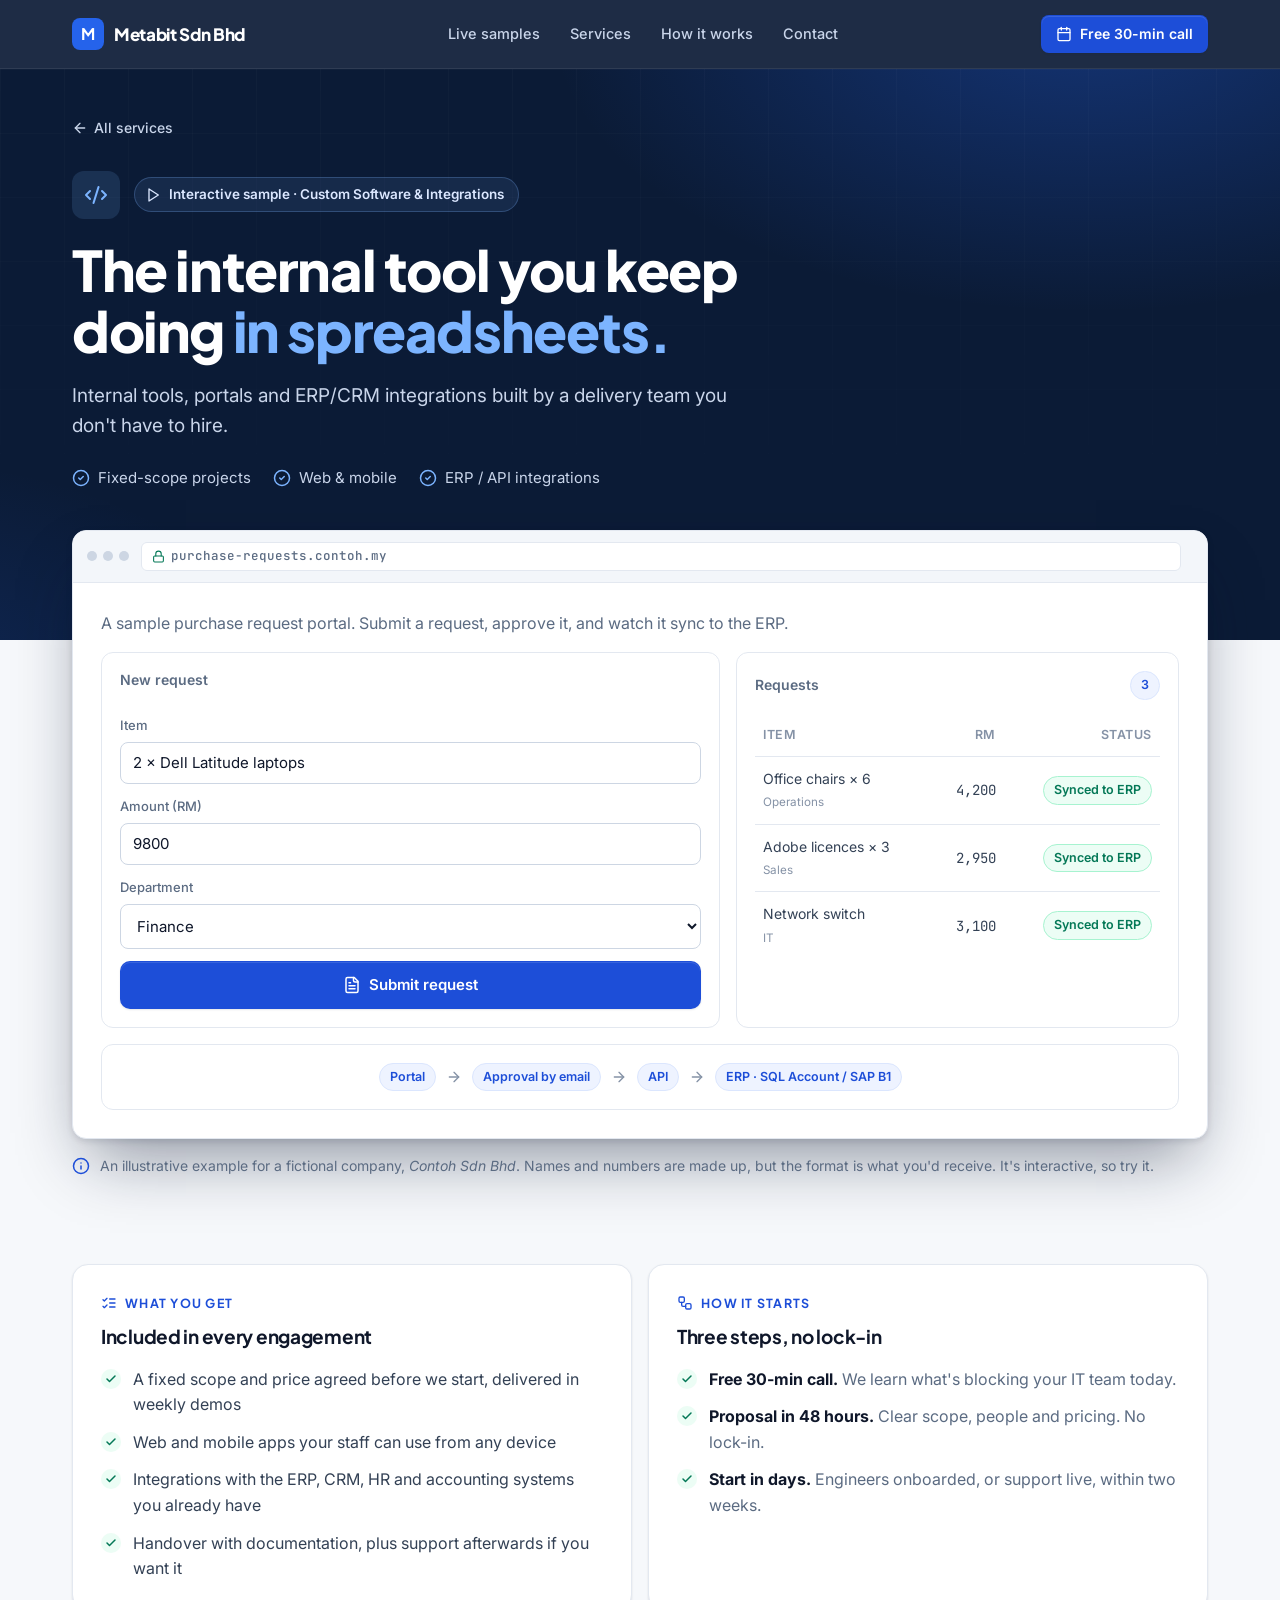
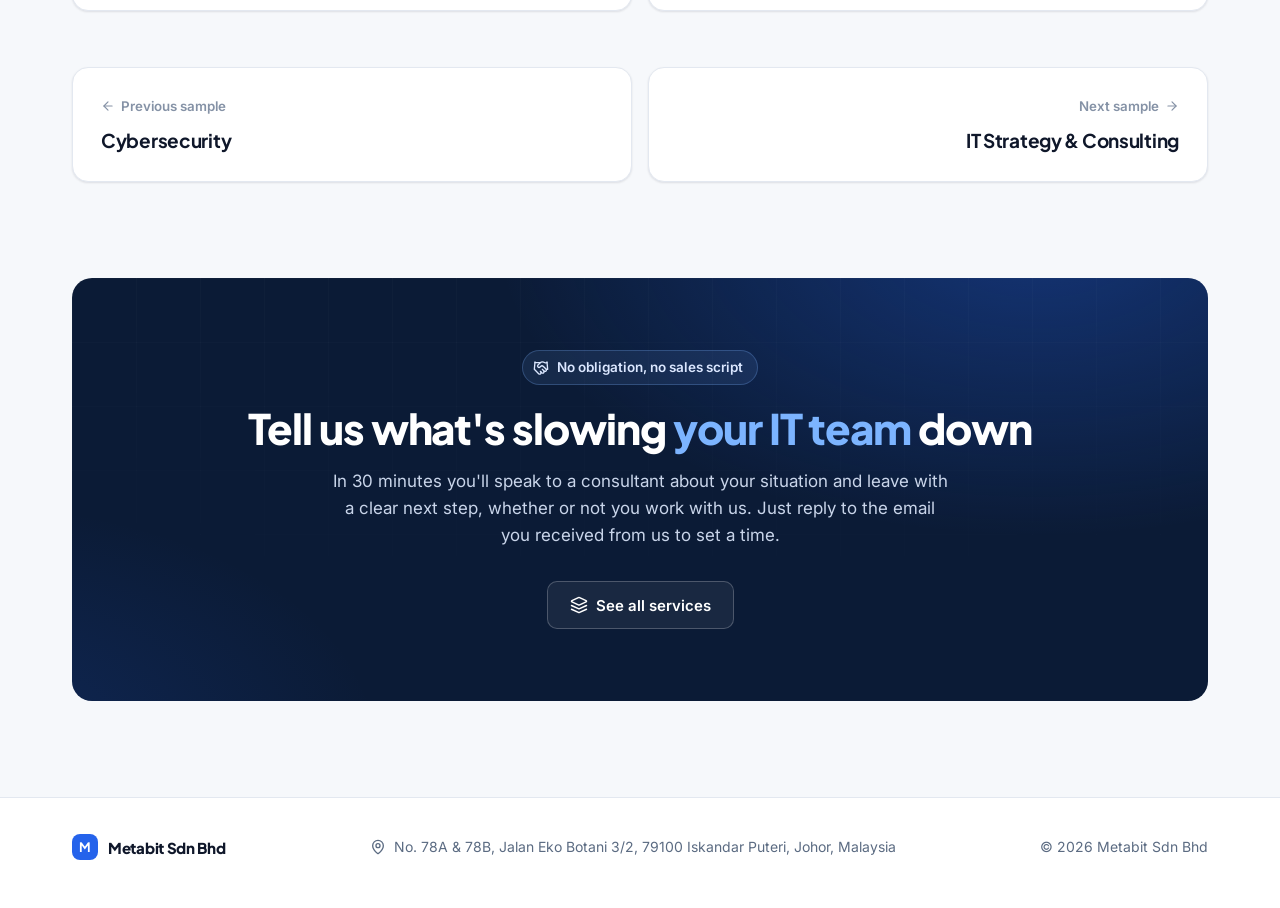
<file: services/software-dev/index.html>
<!doctype html>
<html lang="en">
<head>
<meta charset="utf-8">
<meta name="viewport" content="width=device-width, initial-scale=1, viewport-fit=cover">
<title>Custom Software &amp; Integrations — sample · Metabit Sdn Bhd</title>
<meta name="description" content="Internal tools, portals and ERP/CRM integrations built by a delivery team you don&#39;t have to hire.">
<meta name="theme-color" content="#0b1b36">
<script>document.documentElement.classList.add("js");</script>
<link rel="preconnect" href="https://fonts.googleapis.com">
<link rel="preconnect" href="https://fonts.gstatic.com" crossorigin>
<link rel="stylesheet" href="https://fonts.googleapis.com/css2?family=Inter:wght@400;500;600;700&family=JetBrains+Mono:wght@500;600&family=Plus+Jakarta+Sans:wght@600;700;800&display=swap">
<link rel="stylesheet" href="../../assets/site.css">
<link rel="icon" href="data:image/svg+xml,%3Csvg xmlns='http://www.w3.org/2000/svg' viewBox='0 0 32 32'%3E%3Crect width='32' height='32' rx='7' fill='%232563eb'/%3E%3Ctext x='16' y='22' font-family='Arial' font-weight='800' font-size='17' text-anchor='middle' fill='%23fff'%3EM%3C/text%3E%3C/svg%3E">
</head>
<body>
<!-- Icons: Lucide v0.460.0 (https://lucide.dev), ISC licence. Use with the icon() helper in build_site.py. -->
<svg xmlns="http://www.w3.org/2000/svg" style="display:none" aria-hidden="true">
<symbol id="i-activity" viewBox="0 0 24 24"><path d="M22 12h-2.48a2 2 0 0 0-1.93 1.46l-2.35 8.36a.25.25 0 0 1-.48 0L9.24 2.18a.25.25 0 0 0-.48 0l-2.35 8.36A2 2 0 0 1 4.49 12H2" /></symbol>
<symbol id="i-arrow-left" viewBox="0 0 24 24"><path d="m12 19-7-7 7-7" /> <path d="M19 12H5" /></symbol>
<symbol id="i-arrow-right" viewBox="0 0 24 24"><path d="M5 12h14" /> <path d="m12 5 7 7-7 7" /></symbol>
<symbol id="i-badge-check" viewBox="0 0 24 24"><path d="M3.85 8.62a4 4 0 0 1 4.78-4.77 4 4 0 0 1 6.74 0 4 4 0 0 1 4.78 4.78 4 4 0 0 1 0 6.74 4 4 0 0 1-4.77 4.78 4 4 0 0 1-6.75 0 4 4 0 0 1-4.78-4.77 4 4 0 0 1 0-6.76Z" /> <path d="m9 12 2 2 4-4" /></symbol>
<symbol id="i-briefcase" viewBox="0 0 24 24"><path d="M16 20V4a2 2 0 0 0-2-2h-4a2 2 0 0 0-2 2v16" /> <rect width="20" height="14" x="2" y="6" rx="2" /></symbol>
<symbol id="i-building-2" viewBox="0 0 24 24"><path d="M6 22V4a2 2 0 0 1 2-2h8a2 2 0 0 1 2 2v18Z" /> <path d="M6 12H4a2 2 0 0 0-2 2v6a2 2 0 0 0 2 2h2" /> <path d="M18 9h2a2 2 0 0 1 2 2v9a2 2 0 0 1-2 2h-2" /> <path d="M10 6h4" /> <path d="M10 10h4" /> <path d="M10 14h4" /> <path d="M10 18h4" /></symbol>
<symbol id="i-calendar" viewBox="0 0 24 24"><path d="M8 2v4" /> <path d="M16 2v4" /> <rect width="18" height="18" x="3" y="4" rx="2" /> <path d="M3 10h18" /></symbol>
<symbol id="i-calendar-check" viewBox="0 0 24 24"><path d="M8 2v4" /> <path d="M16 2v4" /> <rect width="18" height="18" x="3" y="4" rx="2" /> <path d="M3 10h18" /> <path d="m9 16 2 2 4-4" /></symbol>
<symbol id="i-chart-column" viewBox="0 0 24 24"><path d="M3 3v16a2 2 0 0 0 2 2h16" /> <path d="M18 17V9" /> <path d="M13 17V5" /> <path d="M8 17v-3" /></symbol>
<symbol id="i-check" viewBox="0 0 24 24"><path d="M20 6 9 17l-5-5" /></symbol>
<symbol id="i-chevron-right" viewBox="0 0 24 24"><path d="m9 18 6-6-6-6" /></symbol>
<symbol id="i-circle-alert" viewBox="0 0 24 24"><circle cx="12" cy="12" r="10" /> <line x1="12" x2="12" y1="8" y2="12" /> <line x1="12" x2="12.01" y1="16" y2="16" /></symbol>
<symbol id="i-circle-check" viewBox="0 0 24 24"><circle cx="12" cy="12" r="10" /> <path d="m9 12 2 2 4-4" /></symbol>
<symbol id="i-clock" viewBox="0 0 24 24"><circle cx="12" cy="12" r="10" /> <polyline points="12 6 12 12 16 14" /></symbol>
<symbol id="i-cloud" viewBox="0 0 24 24"><path d="M17.5 19H9a7 7 0 1 1 6.71-9h1.79a4.5 4.5 0 1 1 0 9Z" /></symbol>
<symbol id="i-code-xml" viewBox="0 0 24 24"><path d="m18 16 4-4-4-4" /> <path d="m6 8-4 4 4 4" /> <path d="m14.5 4-5 16" /></symbol>
<symbol id="i-compass" viewBox="0 0 24 24"><path d="m16.24 7.76-1.804 5.411a2 2 0 0 1-1.265 1.265L7.76 16.24l1.804-5.411a2 2 0 0 1 1.265-1.265z" /> <circle cx="12" cy="12" r="10" /></symbol>
<symbol id="i-file-text" viewBox="0 0 24 24"><path d="M15 2H6a2 2 0 0 0-2 2v16a2 2 0 0 0 2 2h12a2 2 0 0 0 2-2V7Z" /> <path d="M14 2v4a2 2 0 0 0 2 2h4" /> <path d="M10 9H8" /> <path d="M16 13H8" /> <path d="M16 17H8" /></symbol>
<symbol id="i-gauge" viewBox="0 0 24 24"><path d="m12 14 4-4" /> <path d="M3.34 19a10 10 0 1 1 17.32 0" /></symbol>
<symbol id="i-git-branch" viewBox="0 0 24 24"><line x1="6" x2="6" y1="3" y2="15" /> <circle cx="18" cy="6" r="3" /> <circle cx="6" cy="18" r="3" /> <path d="M18 9a9 9 0 0 1-9 9" /></symbol>
<symbol id="i-handshake" viewBox="0 0 24 24"><path d="m11 17 2 2a1 1 0 1 0 3-3" /> <path d="m14 14 2.5 2.5a1 1 0 1 0 3-3l-3.88-3.88a3 3 0 0 0-4.24 0l-.88.88a1 1 0 1 1-3-3l2.81-2.81a5.79 5.79 0 0 1 7.06-.87l.47.28a2 2 0 0 0 1.42.25L21 4" /> <path d="m21 3 1 11h-2" /> <path d="M3 3 2 14l6.5 6.5a1 1 0 1 0 3-3" /> <path d="M3 4h8" /></symbol>
<symbol id="i-headset" viewBox="0 0 24 24"><path d="M3 11h3a2 2 0 0 1 2 2v3a2 2 0 0 1-2 2H5a2 2 0 0 1-2-2v-5Zm0 0a9 9 0 1 1 18 0m0 0v5a2 2 0 0 1-2 2h-1a2 2 0 0 1-2-2v-3a2 2 0 0 1 2-2h3Z" /> <path d="M21 16v2a4 4 0 0 1-4 4h-5" /></symbol>
<symbol id="i-info" viewBox="0 0 24 24"><circle cx="12" cy="12" r="10" /> <path d="M12 16v-4" /> <path d="M12 8h.01" /></symbol>
<symbol id="i-laptop" viewBox="0 0 24 24"><path d="M20 16V7a2 2 0 0 0-2-2H6a2 2 0 0 0-2 2v9m16 0H4m16 0 1.28 2.55a1 1 0 0 1-.9 1.45H3.62a1 1 0 0 1-.9-1.45L4 16" /></symbol>
<symbol id="i-layers" viewBox="0 0 24 24"><path d="m12.83 2.18a2 2 0 0 0-1.66 0L2.6 6.08a1 1 0 0 0 0 1.83l8.58 3.91a2 2 0 0 0 1.66 0l8.58-3.9a1 1 0 0 0 0-1.83Z" /> <path d="m22 17.65-9.17 4.16a2 2 0 0 1-1.66 0L2 17.65" /> <path d="m22 12.65-9.17 4.16a2 2 0 0 1-1.66 0L2 12.65" /></symbol>
<symbol id="i-list-checks" viewBox="0 0 24 24"><path d="m3 17 2 2 4-4" /> <path d="m3 7 2 2 4-4" /> <path d="M13 6h8" /> <path d="M13 12h8" /> <path d="M13 18h8" /></symbol>
<symbol id="i-loader-circle" viewBox="0 0 24 24"><path d="M21 12a9 9 0 1 1-6.219-8.56" /></symbol>
<symbol id="i-lock" viewBox="0 0 24 24"><rect width="18" height="11" x="3" y="11" rx="2" ry="2" /> <path d="M7 11V7a5 5 0 0 1 10 0v4" /></symbol>
<symbol id="i-mail" viewBox="0 0 24 24"><rect width="20" height="16" x="2" y="4" rx="2" /> <path d="m22 7-8.97 5.7a1.94 1.94 0 0 1-2.06 0L2 7" /></symbol>
<symbol id="i-map-pin" viewBox="0 0 24 24"><path d="M20 10c0 4.993-5.539 10.193-7.399 11.799a1 1 0 0 1-1.202 0C9.539 20.193 4 14.993 4 10a8 8 0 0 1 16 0" /> <circle cx="12" cy="10" r="3" /></symbol>
<symbol id="i-menu" viewBox="0 0 24 24"><line x1="4" x2="20" y1="12" y2="12" /> <line x1="4" x2="20" y1="6" y2="6" /> <line x1="4" x2="20" y1="18" y2="18" /></symbol>
<symbol id="i-message-square" viewBox="0 0 24 24"><path d="M21 15a2 2 0 0 1-2 2H7l-4 4V5a2 2 0 0 1 2-2h14a2 2 0 0 1 2 2z" /></symbol>
<symbol id="i-monitor-check" viewBox="0 0 24 24"><path d="m9 10 2 2 4-4" /> <rect width="20" height="14" x="2" y="3" rx="2" /> <path d="M12 17v4" /> <path d="M8 21h8" /></symbol>
<symbol id="i-mouse-pointer-click" viewBox="0 0 24 24"><path d="M14 4.1 12 6" /> <path d="m5.1 8-2.9-.8" /> <path d="m6 12-1.9 2" /> <path d="M7.2 2.2 8 5.1" /> <path d="M9.037 9.69a.498.498 0 0 1 .653-.653l11 4.5a.5.5 0 0 1-.074.949l-4.349 1.041a1 1 0 0 0-.74.739l-1.04 4.35a.5.5 0 0 1-.95.074z" /></symbol>
<symbol id="i-phone" viewBox="0 0 24 24"><path d="M22 16.92v3a2 2 0 0 1-2.18 2 19.79 19.79 0 0 1-8.63-3.07 19.5 19.5 0 0 1-6-6 19.79 19.79 0 0 1-3.07-8.67A2 2 0 0 1 4.11 2h3a2 2 0 0 1 2 1.72 12.84 12.84 0 0 0 .7 2.81 2 2 0 0 1-.45 2.11L8.09 9.91a16 16 0 0 0 6 6l1.27-1.27a2 2 0 0 1 2.11-.45 12.84 12.84 0 0 0 2.81.7A2 2 0 0 1 22 16.92z" /></symbol>
<symbol id="i-play" viewBox="0 0 24 24"><polygon points="6 3 20 12 6 21 6 3" /></symbol>
<symbol id="i-radio" viewBox="0 0 24 24"><path d="M4.9 19.1C1 15.2 1 8.8 4.9 4.9" /> <path d="M7.8 16.2c-2.3-2.3-2.3-6.1 0-8.5" /> <circle cx="12" cy="12" r="2" /> <path d="M16.2 7.8c2.3 2.3 2.3 6.1 0 8.5" /> <path d="M19.1 4.9C23 8.8 23 15.1 19.1 19" /></symbol>
<symbol id="i-refresh-cw" viewBox="0 0 24 24"><path d="M3 12a9 9 0 0 1 9-9 9.75 9.75 0 0 1 6.74 2.74L21 8" /> <path d="M21 3v5h-5" /> <path d="M21 12a9 9 0 0 1-9 9 9.75 9.75 0 0 1-6.74-2.74L3 16" /> <path d="M8 16H3v5" /></symbol>
<symbol id="i-rotate-ccw" viewBox="0 0 24 24"><path d="M3 12a9 9 0 1 0 9-9 9.75 9.75 0 0 0-6.74 2.74L3 8" /> <path d="M3 3v5h5" /></symbol>
<symbol id="i-server" viewBox="0 0 24 24"><rect width="20" height="8" x="2" y="2" rx="2" ry="2" /> <rect width="20" height="8" x="2" y="14" rx="2" ry="2" /> <line x1="6" x2="6.01" y1="6" y2="6" /> <line x1="6" x2="6.01" y1="18" y2="18" /></symbol>
<symbol id="i-shield-alert" viewBox="0 0 24 24"><path d="M20 13c0 5-3.5 7.5-7.66 8.95a1 1 0 0 1-.67-.01C7.5 20.5 4 18 4 13V6a1 1 0 0 1 1-1c2 0 4.5-1.2 6.24-2.72a1.17 1.17 0 0 1 1.52 0C14.51 3.81 17 5 19 5a1 1 0 0 1 1 1z" /> <path d="M12 8v4" /> <path d="M12 16h.01" /></symbol>
<symbol id="i-shield-check" viewBox="0 0 24 24"><path d="M20 13c0 5-3.5 7.5-7.66 8.95a1 1 0 0 1-.67-.01C7.5 20.5 4 18 4 13V6a1 1 0 0 1 1-1c2 0 4.5-1.2 6.24-2.72a1.17 1.17 0 0 1 1.52 0C14.51 3.81 17 5 19 5a1 1 0 0 1 1 1z" /> <path d="m9 12 2 2 4-4" /></symbol>
<symbol id="i-timer" viewBox="0 0 24 24"><line x1="10" x2="14" y1="2" y2="2" /> <line x1="12" x2="15" y1="14" y2="11" /> <circle cx="12" cy="14" r="8" /></symbol>
<symbol id="i-trending-down" viewBox="0 0 24 24"><polyline points="22 17 13.5 8.5 8.5 13.5 2 7" /> <polyline points="16 17 22 17 22 11" /></symbol>
<symbol id="i-trending-up" viewBox="0 0 24 24"><polyline points="22 7 13.5 15.5 8.5 10.5 2 17" /> <polyline points="16 7 22 7 22 13" /></symbol>
<symbol id="i-user-check" viewBox="0 0 24 24"><path d="M16 21v-2a4 4 0 0 0-4-4H6a4 4 0 0 0-4 4v2" /> <circle cx="9" cy="7" r="4" /> <polyline points="16 11 18 13 22 9" /></symbol>
<symbol id="i-user-search" viewBox="0 0 24 24"><circle cx="10" cy="7" r="4" /> <path d="M10.3 15H7a4 4 0 0 0-4 4v2" /> <circle cx="17" cy="17" r="3" /> <path d="m21 21-1.9-1.9" /></symbol>
<symbol id="i-users" viewBox="0 0 24 24"><path d="M16 21v-2a4 4 0 0 0-4-4H6a4 4 0 0 0-4 4v2" /> <circle cx="9" cy="7" r="4" /> <path d="M22 21v-2a4 4 0 0 0-3-3.87" /> <path d="M16 3.13a4 4 0 0 1 0 7.75" /></symbol>
<symbol id="i-wallet" viewBox="0 0 24 24"><path d="M19 7V4a1 1 0 0 0-1-1H5a2 2 0 0 0 0 4h15a1 1 0 0 1 1 1v4h-3a2 2 0 0 0 0 4h3a1 1 0 0 0 1-1v-2a1 1 0 0 0-1-1" /> <path d="M3 5v14a2 2 0 0 0 2 2h15a1 1 0 0 0 1-1v-4" /></symbol>
<symbol id="i-workflow" viewBox="0 0 24 24"><rect width="8" height="8" x="3" y="3" rx="2" /> <path d="M7 11v4a2 2 0 0 0 2 2h4" /> <rect width="8" height="8" x="13" y="13" rx="2" /></symbol>
<symbol id="i-x" viewBox="0 0 24 24"><path d="M18 6 6 18" /> <path d="m6 6 12 12" /></symbol>
<symbol id="i-zap" viewBox="0 0 24 24"><path d="M4 14a1 1 0 0 1-.78-1.63l9.9-10.2a.5.5 0 0 1 .86.46l-1.92 6.02A1 1 0 0 0 13 10h7a1 1 0 0 1 .78 1.63l-9.9 10.2a.5.5 0 0 1-.86-.46l1.92-6.02A1 1 0 0 0 11 14z" /></symbol>
<symbol id="i-search" viewBox="0 0 24 24"><circle cx="10" cy="7" r="4" /> <path d="M10.3 15H7a4 4 0 0 0-4 4v2" /> <circle cx="17" cy="17" r="3" /> <path d="m21 21-1.9-1.9" /></symbol>
<symbol id="i-shield" viewBox="0 0 24 24"><path d="M20 13c0 5-3.5 7.5-7.66 8.95a1 1 0 0 1-.67-.01C7.5 20.5 4 18 4 13V6a1 1 0 0 1 1-1c2 0 4.5-1.2 6.24-2.72a1.17 1.17 0 0 1 1.52 0C14.51 3.81 17 5 19 5a1 1 0 0 1 1 1z" /> <path d="m9 12 2 2 4-4" /></symbol>
<symbol id="i-code" viewBox="0 0 24 24"><path d="m18 16 4-4-4-4" /> <path d="m6 8-4 4 4 4" /> <path d="m14.5 4-5 16" /></symbol>
</svg>
<nav class="nav">
  <div class="wrap">
    <a class="brand" href="../../"><b>M</b>Metabit Sdn Bhd</a>
    <div class="nav-links">
      <a href="../../#explore">Live samples</a>
      <a href="../../#services">Services</a>
      <a href="../../#how">How it works</a>
      <a href="#contact">Contact</a>
    </div>
    <a class="btn sm" href="#contact"><svg class="i sm" aria-hidden="true"><use href="#i-calendar"/></svg>Free 30-min call</a>
  </div>
</nav>

<main>

<header class="s-hero dark">
  <div class="grid-lines"></div>
  <div class="wrap">
    <div class="crumbs"><a href="../../#explore"><svg class="i sm" aria-hidden="true"><use href="#i-arrow-left"/></svg>All services</a></div>
    <div class="s-title">
      <span class="ico"><svg class="i " aria-hidden="true"><use href="#i-code"/></svg></span>
      <span class="eyebrow"><svg class="i sm" aria-hidden="true"><use href="#i-play"/></svg><span data-for>Interactive sample · Custom Software &amp; Integrations</span></span>
    </div>
    <h1>The internal tool you keep doing <span class="g">in spreadsheets.</span></h1>
    <p class="lede">Internal tools, portals and ERP/CRM integrations built by a delivery team you don&#39;t have to hire.</p>
    <ul class="s-ticks"><li><svg class="i " aria-hidden="true"><use href="#i-circle-check"/></svg>Fixed-scope projects</li><li><svg class="i " aria-hidden="true"><use href="#i-circle-check"/></svg>Web &amp; mobile</li><li><svg class="i " aria-hidden="true"><use href="#i-circle-check"/></svg>ERP / API integrations</li></ul>
  </div>
</header>

<section class="demo-sec">
  <div class="wrap">
    <div class="demo">
      <div class="win-bar"><div class="dots"><i></i><i></i><i></i></div><span class="addr"><svg class="i " aria-hidden="true"><use href="#i-lock"/></svg>purchase-requests.contoh.my</span><span class="demo-actions"></span></div>
      <div class="demo-body">
<p style="margin:0 0 16px;color:var(--muted)">A sample purchase request portal. Submit a request, approve it, and watch it sync to the ERP.</p>
<div class="cols">
  <form class="box" id="form" style="display:grid;gap:12px;align-content:start">
    <h4>New request</h4>
    <label class="l">Item<input class="f" name="item" value="2 × Dell Latitude laptops" required></label>
    <label class="l">Amount (RM)<input class="f" name="amt" type="number" min="1" value="9800" required></label>
    <label class="l">Department<select class="f" name="dept"><option>Finance</option><option>Operations</option><option>HR</option><option>Sales</option></select></label>
    <button class="btn" type="submit"><svg class="i sm" aria-hidden="true"><use href="#i-file-text"/></svg>Submit request</button>
  </form>
  <div class="box">
    <h4>Requests <span class="chip info" id="count">3</span></h4>
    <div class="scroll-x"><table class="tbl" id="reqs">
      <tr><th>Item</th><th class="r">RM</th><th class="r">Status</th></tr>
      <tr><td>Office chairs × 6<br><small style="color:var(--dim)">Operations</small></td><td class="r mono">4,200</td><td class="r"><span class="chip ok">Synced to ERP</span></td></tr>
      <tr><td>Adobe licences × 3<br><small style="color:var(--dim)">Sales</small></td><td class="r mono">2,950</td><td class="r"><span class="chip ok">Synced to ERP</span></td></tr>
      <tr><td>Network switch<br><small style="color:var(--dim)">IT</small></td><td class="r mono">3,100</td><td class="r"><span class="chip ok">Synced to ERP</span></td></tr>
    </table></div>
  </div>
</div>
<div class="box" style="margin-top:16px;display:flex;align-items:center;gap:10px;flex-wrap:wrap;justify-content:center;text-align:center">
  <span class="chip info">Portal</span><span style="color:var(--dim)" id="a1"><svg class="i sm" aria-hidden="true"><use href="#i-arrow-right"/></svg></span><span class="chip info">Approval by email</span><span style="color:var(--dim)" id="a2"><svg class="i sm" aria-hidden="true"><use href="#i-arrow-right"/></svg></span><span class="chip info">API</span><span style="color:var(--dim)" id="a3"><svg class="i sm" aria-hidden="true"><use href="#i-arrow-right"/></svg></span><span class="chip info">ERP · SQL Account / SAP B1</span>
</div>
</div>
    </div>
    <p class="sample-note"><svg class="i " aria-hidden="true"><use href="#i-info"/></svg><span>An illustrative example for a fictional company, <em>Contoh Sdn Bhd</em>. Names and numbers are made up, but the format is what you'd receive. It's interactive, so try it.</span></p>
  </div>
</section>

<section style="padding-top:0;padding-bottom:56px">
  <div class="wrap cols even" style="margin-top:0">
    <div class="panel reveal">
      <div class="kicker"><svg class="i sm" aria-hidden="true"><use href="#i-list-checks"/></svg>What you get</div>
      <h3 style="margin-bottom:18px">Included in every engagement</h3>
      <ul class="list">
<li>A fixed scope and price agreed before we start, delivered in weekly demos</li>
<li>Web and mobile apps your staff can use from any device</li>
<li>Integrations with the ERP, CRM, HR and accounting systems you already have</li>
<li>Handover with documentation, plus support afterwards if you want it</li>
</ul>
    </div>
    <div class="panel reveal">
      <div class="kicker"><svg class="i sm" aria-hidden="true"><use href="#i-workflow"/></svg>How it starts</div>
      <h3 style="margin-bottom:18px">Three steps, no lock-in</h3>
      <ul class="list"><li><span><b style="color:var(--ink)">Free 30-min call.</b> <span style="color:var(--muted)">We learn what&#39;s blocking your IT team today.</span></span></li><li><span><b style="color:var(--ink)">Proposal in 48 hours.</b> <span style="color:var(--muted)">Clear scope, people and pricing. No lock-in.</span></span></li><li><span><b style="color:var(--ink)">Start in days.</b> <span style="color:var(--muted)">Engineers onboarded, or support live, within two weeks.</span></span></li></ul>
    </div>
  </div>
</section>

<section style="padding-top:0;padding-bottom:96px">
  <div class="wrap next-nav">
    <a class="panel svc" href="../../services/cybersecurity/"><small><svg class="i xs" aria-hidden="true"><use href="#i-arrow-left"/></svg>Previous sample</small><h3>Cybersecurity</h3></a>
    <a class="panel svc r" href="../../services/it-consulting/"><small>Next sample<svg class="i xs" aria-hidden="true"><use href="#i-arrow-right"/></svg></small><h3>IT Strategy &amp; Consulting</h3></a>
  </div>
</section>


<section id="contact" class="cta-sec">
  <div class="wrap">
    <div class="cta dark reveal">
      <div class="grid-lines"></div>
      <span class="eyebrow"><svg class="i sm" aria-hidden="true"><use href="#i-handshake"/></svg>No obligation, no sales script</span>
      <h2 style="margin-top:20px">Tell us what's slowing <span class="g">your IT team</span> down</h2>
      <p>In 30 minutes you'll speak to a consultant about your situation and leave with a clear next step, whether or not you work with us. Just reply to the email you received from us to set a time.</p>
      <div class="cta-row">
        
        
        
        <a class="btn ghost" href="../../#services"><svg class="i sm" aria-hidden="true"><use href="#i-layers"/></svg>See all services</a>
      </div>
    </div>
  </div>
</section>
</main>

<footer>
  <div class="wrap">
    <a class="brand" href="../../"><b>M</b>Metabit Sdn Bhd</a>
    <span class="addr"><svg class="i " aria-hidden="true"><use href="#i-map-pin"/></svg>No. 78A &amp; 78B, Jalan Eko Botani 3/2, 79100 Iskandar Puteri, Johor, Malaysia</span>
    <span>© <span data-year></span> Metabit Sdn Bhd</span>
  </div>
</footer>
<script src="../../assets/site.js"></script>

<script>
(function () {
  var form = document.getElementById("form"), table = document.getElementById("reqs"), count = document.getElementById("count"), n = 3;
  function esc(s) { return String(s).replace(/[&<>"]/g, function (c) { return { "&": "&amp;", "<": "&lt;", ">": "&gt;", '"': "&quot;" }[c]; }); }
  function flow(i) { ["a1", "a2", "a3"].forEach(function (id, k) { document.getElementById(id).style.color = k < i ? "var(--green)" : "var(--dim)"; }); }
  form.addEventListener("submit", function (e) {
    e.preventDefault();
    var d = new FormData(form), tr = table.insertRow(1);
    tr.className = "new";
    tr.innerHTML = "<td>" + esc(d.get("item")) + '<br><small style="color:var(--dim)">' + esc(d.get("dept")) + '</small></td><td class="r mono">' +
      Number(d.get("amt")).toLocaleString("en-MY") + '</td><td class="r"><button class="btn sm" type="button">' + MB.icon("check", "sm") + 'Approve</button></td>';
    count.textContent = ++n; flow(1);
    tr.querySelector("button").addEventListener("click", function () {
      var cell = tr.lastChild; cell.innerHTML = '<span class="chip warn">Syncing…</span>'; flow(2);
      setTimeout(function () { flow(3); cell.innerHTML = '<span class="chip ok">' + MB.icon("check") + 'Synced to ERP</span>'; tr.classList.remove("new"); void tr.offsetWidth; tr.classList.add("new"); }, 1200);
    });
  });
})();
</script>

</body>
</html>
</file>
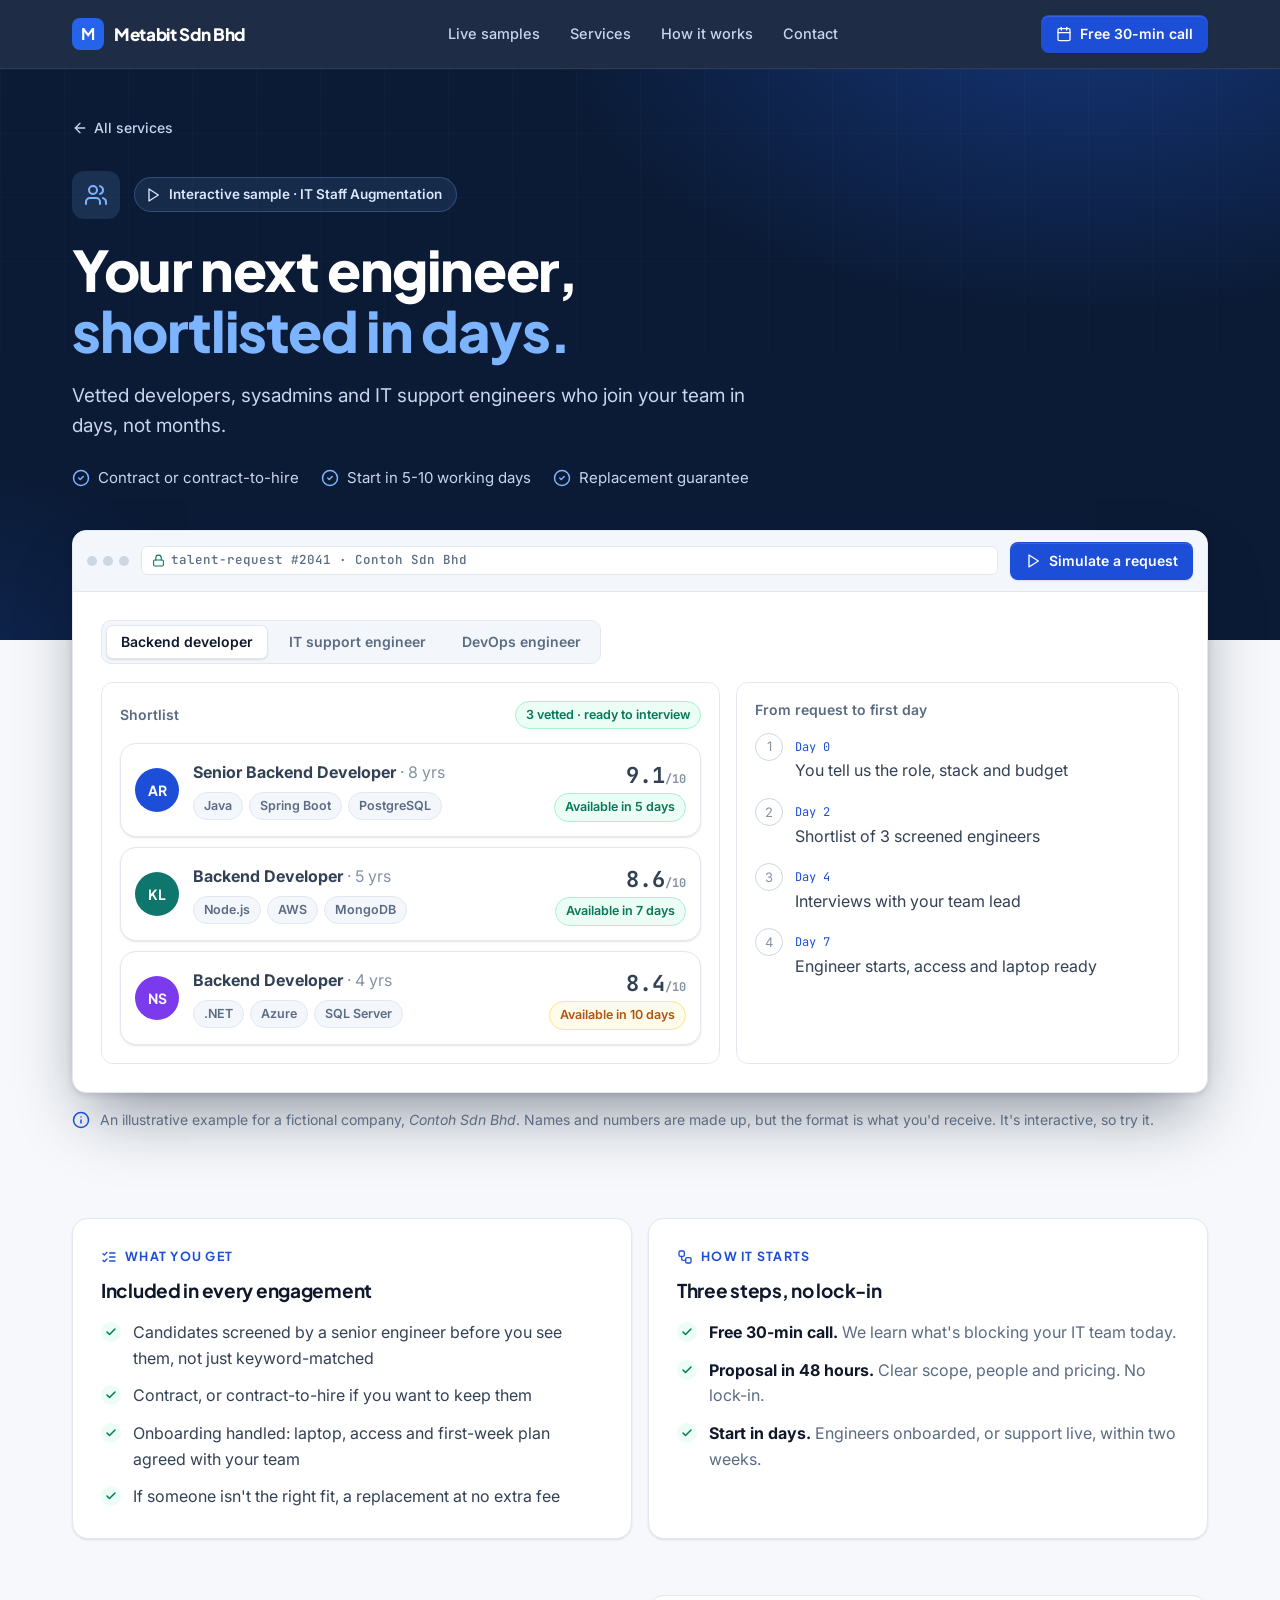
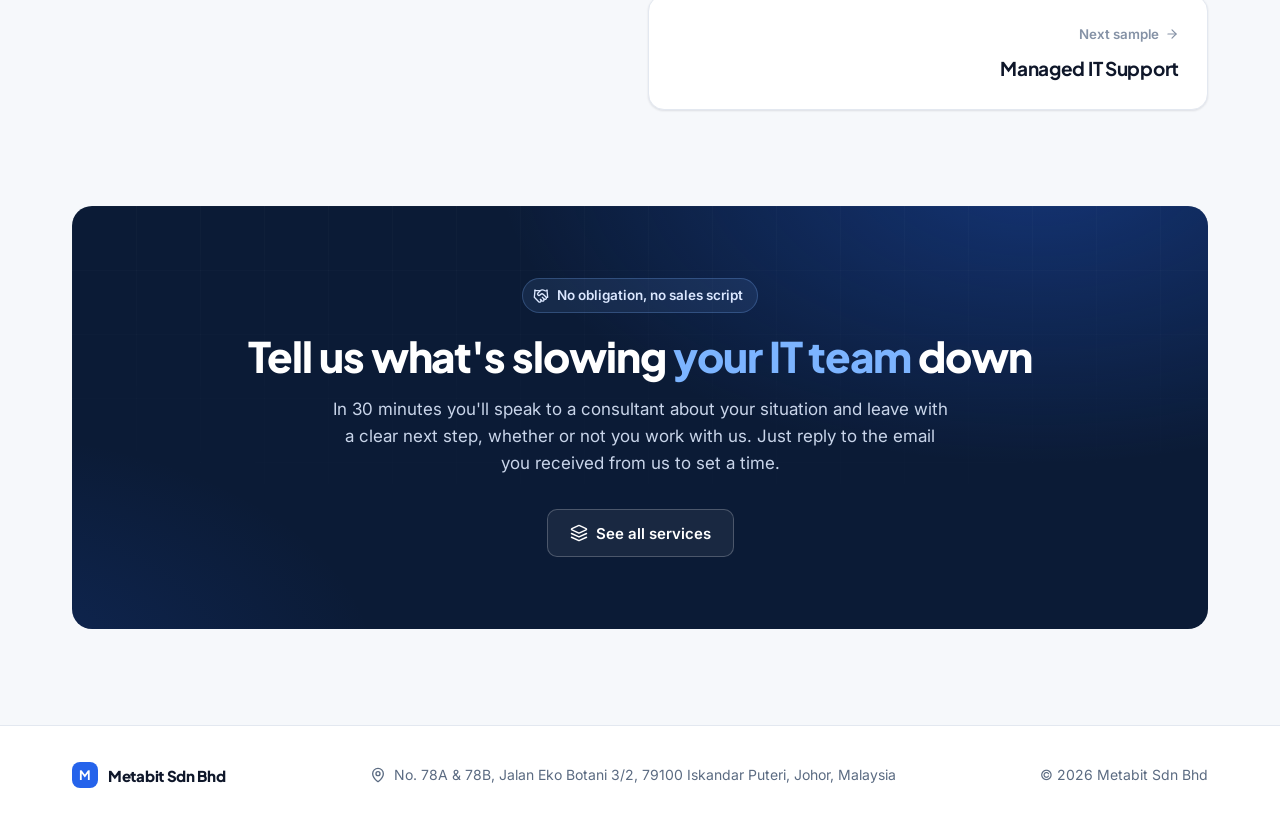
<file: services/staff-augmentation/index.html>
<!doctype html>
<html lang="en">
<head>
<meta charset="utf-8">
<meta name="viewport" content="width=device-width, initial-scale=1, viewport-fit=cover">
<title>IT Staff Augmentation — sample · Metabit Sdn Bhd</title>
<meta name="description" content="Vetted developers, sysadmins and IT support engineers who join your team in days, not months.">
<meta name="theme-color" content="#0b1b36">
<script>document.documentElement.classList.add("js");</script>
<link rel="preconnect" href="https://fonts.googleapis.com">
<link rel="preconnect" href="https://fonts.gstatic.com" crossorigin>
<link rel="stylesheet" href="https://fonts.googleapis.com/css2?family=Inter:wght@400;500;600;700&family=JetBrains+Mono:wght@500;600&family=Plus+Jakarta+Sans:wght@600;700;800&display=swap">
<link rel="stylesheet" href="../../assets/site.css">
<link rel="icon" href="data:image/svg+xml,%3Csvg xmlns='http://www.w3.org/2000/svg' viewBox='0 0 32 32'%3E%3Crect width='32' height='32' rx='7' fill='%232563eb'/%3E%3Ctext x='16' y='22' font-family='Arial' font-weight='800' font-size='17' text-anchor='middle' fill='%23fff'%3EM%3C/text%3E%3C/svg%3E">
</head>
<body>
<!-- Icons: Lucide v0.460.0 (https://lucide.dev), ISC licence. Use with the icon() helper in build_site.py. -->
<svg xmlns="http://www.w3.org/2000/svg" style="display:none" aria-hidden="true">
<symbol id="i-activity" viewBox="0 0 24 24"><path d="M22 12h-2.48a2 2 0 0 0-1.93 1.46l-2.35 8.36a.25.25 0 0 1-.48 0L9.24 2.18a.25.25 0 0 0-.48 0l-2.35 8.36A2 2 0 0 1 4.49 12H2" /></symbol>
<symbol id="i-arrow-left" viewBox="0 0 24 24"><path d="m12 19-7-7 7-7" /> <path d="M19 12H5" /></symbol>
<symbol id="i-arrow-right" viewBox="0 0 24 24"><path d="M5 12h14" /> <path d="m12 5 7 7-7 7" /></symbol>
<symbol id="i-badge-check" viewBox="0 0 24 24"><path d="M3.85 8.62a4 4 0 0 1 4.78-4.77 4 4 0 0 1 6.74 0 4 4 0 0 1 4.78 4.78 4 4 0 0 1 0 6.74 4 4 0 0 1-4.77 4.78 4 4 0 0 1-6.75 0 4 4 0 0 1-4.78-4.77 4 4 0 0 1 0-6.76Z" /> <path d="m9 12 2 2 4-4" /></symbol>
<symbol id="i-briefcase" viewBox="0 0 24 24"><path d="M16 20V4a2 2 0 0 0-2-2h-4a2 2 0 0 0-2 2v16" /> <rect width="20" height="14" x="2" y="6" rx="2" /></symbol>
<symbol id="i-building-2" viewBox="0 0 24 24"><path d="M6 22V4a2 2 0 0 1 2-2h8a2 2 0 0 1 2 2v18Z" /> <path d="M6 12H4a2 2 0 0 0-2 2v6a2 2 0 0 0 2 2h2" /> <path d="M18 9h2a2 2 0 0 1 2 2v9a2 2 0 0 1-2 2h-2" /> <path d="M10 6h4" /> <path d="M10 10h4" /> <path d="M10 14h4" /> <path d="M10 18h4" /></symbol>
<symbol id="i-calendar" viewBox="0 0 24 24"><path d="M8 2v4" /> <path d="M16 2v4" /> <rect width="18" height="18" x="3" y="4" rx="2" /> <path d="M3 10h18" /></symbol>
<symbol id="i-calendar-check" viewBox="0 0 24 24"><path d="M8 2v4" /> <path d="M16 2v4" /> <rect width="18" height="18" x="3" y="4" rx="2" /> <path d="M3 10h18" /> <path d="m9 16 2 2 4-4" /></symbol>
<symbol id="i-chart-column" viewBox="0 0 24 24"><path d="M3 3v16a2 2 0 0 0 2 2h16" /> <path d="M18 17V9" /> <path d="M13 17V5" /> <path d="M8 17v-3" /></symbol>
<symbol id="i-check" viewBox="0 0 24 24"><path d="M20 6 9 17l-5-5" /></symbol>
<symbol id="i-chevron-right" viewBox="0 0 24 24"><path d="m9 18 6-6-6-6" /></symbol>
<symbol id="i-circle-alert" viewBox="0 0 24 24"><circle cx="12" cy="12" r="10" /> <line x1="12" x2="12" y1="8" y2="12" /> <line x1="12" x2="12.01" y1="16" y2="16" /></symbol>
<symbol id="i-circle-check" viewBox="0 0 24 24"><circle cx="12" cy="12" r="10" /> <path d="m9 12 2 2 4-4" /></symbol>
<symbol id="i-clock" viewBox="0 0 24 24"><circle cx="12" cy="12" r="10" /> <polyline points="12 6 12 12 16 14" /></symbol>
<symbol id="i-cloud" viewBox="0 0 24 24"><path d="M17.5 19H9a7 7 0 1 1 6.71-9h1.79a4.5 4.5 0 1 1 0 9Z" /></symbol>
<symbol id="i-code-xml" viewBox="0 0 24 24"><path d="m18 16 4-4-4-4" /> <path d="m6 8-4 4 4 4" /> <path d="m14.5 4-5 16" /></symbol>
<symbol id="i-compass" viewBox="0 0 24 24"><path d="m16.24 7.76-1.804 5.411a2 2 0 0 1-1.265 1.265L7.76 16.24l1.804-5.411a2 2 0 0 1 1.265-1.265z" /> <circle cx="12" cy="12" r="10" /></symbol>
<symbol id="i-file-text" viewBox="0 0 24 24"><path d="M15 2H6a2 2 0 0 0-2 2v16a2 2 0 0 0 2 2h12a2 2 0 0 0 2-2V7Z" /> <path d="M14 2v4a2 2 0 0 0 2 2h4" /> <path d="M10 9H8" /> <path d="M16 13H8" /> <path d="M16 17H8" /></symbol>
<symbol id="i-gauge" viewBox="0 0 24 24"><path d="m12 14 4-4" /> <path d="M3.34 19a10 10 0 1 1 17.32 0" /></symbol>
<symbol id="i-git-branch" viewBox="0 0 24 24"><line x1="6" x2="6" y1="3" y2="15" /> <circle cx="18" cy="6" r="3" /> <circle cx="6" cy="18" r="3" /> <path d="M18 9a9 9 0 0 1-9 9" /></symbol>
<symbol id="i-handshake" viewBox="0 0 24 24"><path d="m11 17 2 2a1 1 0 1 0 3-3" /> <path d="m14 14 2.5 2.5a1 1 0 1 0 3-3l-3.88-3.88a3 3 0 0 0-4.24 0l-.88.88a1 1 0 1 1-3-3l2.81-2.81a5.79 5.79 0 0 1 7.06-.87l.47.28a2 2 0 0 0 1.42.25L21 4" /> <path d="m21 3 1 11h-2" /> <path d="M3 3 2 14l6.5 6.5a1 1 0 1 0 3-3" /> <path d="M3 4h8" /></symbol>
<symbol id="i-headset" viewBox="0 0 24 24"><path d="M3 11h3a2 2 0 0 1 2 2v3a2 2 0 0 1-2 2H5a2 2 0 0 1-2-2v-5Zm0 0a9 9 0 1 1 18 0m0 0v5a2 2 0 0 1-2 2h-1a2 2 0 0 1-2-2v-3a2 2 0 0 1 2-2h3Z" /> <path d="M21 16v2a4 4 0 0 1-4 4h-5" /></symbol>
<symbol id="i-info" viewBox="0 0 24 24"><circle cx="12" cy="12" r="10" /> <path d="M12 16v-4" /> <path d="M12 8h.01" /></symbol>
<symbol id="i-laptop" viewBox="0 0 24 24"><path d="M20 16V7a2 2 0 0 0-2-2H6a2 2 0 0 0-2 2v9m16 0H4m16 0 1.28 2.55a1 1 0 0 1-.9 1.45H3.62a1 1 0 0 1-.9-1.45L4 16" /></symbol>
<symbol id="i-layers" viewBox="0 0 24 24"><path d="m12.83 2.18a2 2 0 0 0-1.66 0L2.6 6.08a1 1 0 0 0 0 1.83l8.58 3.91a2 2 0 0 0 1.66 0l8.58-3.9a1 1 0 0 0 0-1.83Z" /> <path d="m22 17.65-9.17 4.16a2 2 0 0 1-1.66 0L2 17.65" /> <path d="m22 12.65-9.17 4.16a2 2 0 0 1-1.66 0L2 12.65" /></symbol>
<symbol id="i-list-checks" viewBox="0 0 24 24"><path d="m3 17 2 2 4-4" /> <path d="m3 7 2 2 4-4" /> <path d="M13 6h8" /> <path d="M13 12h8" /> <path d="M13 18h8" /></symbol>
<symbol id="i-loader-circle" viewBox="0 0 24 24"><path d="M21 12a9 9 0 1 1-6.219-8.56" /></symbol>
<symbol id="i-lock" viewBox="0 0 24 24"><rect width="18" height="11" x="3" y="11" rx="2" ry="2" /> <path d="M7 11V7a5 5 0 0 1 10 0v4" /></symbol>
<symbol id="i-mail" viewBox="0 0 24 24"><rect width="20" height="16" x="2" y="4" rx="2" /> <path d="m22 7-8.97 5.7a1.94 1.94 0 0 1-2.06 0L2 7" /></symbol>
<symbol id="i-map-pin" viewBox="0 0 24 24"><path d="M20 10c0 4.993-5.539 10.193-7.399 11.799a1 1 0 0 1-1.202 0C9.539 20.193 4 14.993 4 10a8 8 0 0 1 16 0" /> <circle cx="12" cy="10" r="3" /></symbol>
<symbol id="i-menu" viewBox="0 0 24 24"><line x1="4" x2="20" y1="12" y2="12" /> <line x1="4" x2="20" y1="6" y2="6" /> <line x1="4" x2="20" y1="18" y2="18" /></symbol>
<symbol id="i-message-square" viewBox="0 0 24 24"><path d="M21 15a2 2 0 0 1-2 2H7l-4 4V5a2 2 0 0 1 2-2h14a2 2 0 0 1 2 2z" /></symbol>
<symbol id="i-monitor-check" viewBox="0 0 24 24"><path d="m9 10 2 2 4-4" /> <rect width="20" height="14" x="2" y="3" rx="2" /> <path d="M12 17v4" /> <path d="M8 21h8" /></symbol>
<symbol id="i-mouse-pointer-click" viewBox="0 0 24 24"><path d="M14 4.1 12 6" /> <path d="m5.1 8-2.9-.8" /> <path d="m6 12-1.9 2" /> <path d="M7.2 2.2 8 5.1" /> <path d="M9.037 9.69a.498.498 0 0 1 .653-.653l11 4.5a.5.5 0 0 1-.074.949l-4.349 1.041a1 1 0 0 0-.74.739l-1.04 4.35a.5.5 0 0 1-.95.074z" /></symbol>
<symbol id="i-phone" viewBox="0 0 24 24"><path d="M22 16.92v3a2 2 0 0 1-2.18 2 19.79 19.79 0 0 1-8.63-3.07 19.5 19.5 0 0 1-6-6 19.79 19.79 0 0 1-3.07-8.67A2 2 0 0 1 4.11 2h3a2 2 0 0 1 2 1.72 12.84 12.84 0 0 0 .7 2.81 2 2 0 0 1-.45 2.11L8.09 9.91a16 16 0 0 0 6 6l1.27-1.27a2 2 0 0 1 2.11-.45 12.84 12.84 0 0 0 2.81.7A2 2 0 0 1 22 16.92z" /></symbol>
<symbol id="i-play" viewBox="0 0 24 24"><polygon points="6 3 20 12 6 21 6 3" /></symbol>
<symbol id="i-radio" viewBox="0 0 24 24"><path d="M4.9 19.1C1 15.2 1 8.8 4.9 4.9" /> <path d="M7.8 16.2c-2.3-2.3-2.3-6.1 0-8.5" /> <circle cx="12" cy="12" r="2" /> <path d="M16.2 7.8c2.3 2.3 2.3 6.1 0 8.5" /> <path d="M19.1 4.9C23 8.8 23 15.1 19.1 19" /></symbol>
<symbol id="i-refresh-cw" viewBox="0 0 24 24"><path d="M3 12a9 9 0 0 1 9-9 9.75 9.75 0 0 1 6.74 2.74L21 8" /> <path d="M21 3v5h-5" /> <path d="M21 12a9 9 0 0 1-9 9 9.75 9.75 0 0 1-6.74-2.74L3 16" /> <path d="M8 16H3v5" /></symbol>
<symbol id="i-rotate-ccw" viewBox="0 0 24 24"><path d="M3 12a9 9 0 1 0 9-9 9.75 9.75 0 0 0-6.74 2.74L3 8" /> <path d="M3 3v5h5" /></symbol>
<symbol id="i-server" viewBox="0 0 24 24"><rect width="20" height="8" x="2" y="2" rx="2" ry="2" /> <rect width="20" height="8" x="2" y="14" rx="2" ry="2" /> <line x1="6" x2="6.01" y1="6" y2="6" /> <line x1="6" x2="6.01" y1="18" y2="18" /></symbol>
<symbol id="i-shield-alert" viewBox="0 0 24 24"><path d="M20 13c0 5-3.5 7.5-7.66 8.95a1 1 0 0 1-.67-.01C7.5 20.5 4 18 4 13V6a1 1 0 0 1 1-1c2 0 4.5-1.2 6.24-2.72a1.17 1.17 0 0 1 1.52 0C14.51 3.81 17 5 19 5a1 1 0 0 1 1 1z" /> <path d="M12 8v4" /> <path d="M12 16h.01" /></symbol>
<symbol id="i-shield-check" viewBox="0 0 24 24"><path d="M20 13c0 5-3.5 7.5-7.66 8.95a1 1 0 0 1-.67-.01C7.5 20.5 4 18 4 13V6a1 1 0 0 1 1-1c2 0 4.5-1.2 6.24-2.72a1.17 1.17 0 0 1 1.52 0C14.51 3.81 17 5 19 5a1 1 0 0 1 1 1z" /> <path d="m9 12 2 2 4-4" /></symbol>
<symbol id="i-timer" viewBox="0 0 24 24"><line x1="10" x2="14" y1="2" y2="2" /> <line x1="12" x2="15" y1="14" y2="11" /> <circle cx="12" cy="14" r="8" /></symbol>
<symbol id="i-trending-down" viewBox="0 0 24 24"><polyline points="22 17 13.5 8.5 8.5 13.5 2 7" /> <polyline points="16 17 22 17 22 11" /></symbol>
<symbol id="i-trending-up" viewBox="0 0 24 24"><polyline points="22 7 13.5 15.5 8.5 10.5 2 17" /> <polyline points="16 7 22 7 22 13" /></symbol>
<symbol id="i-user-check" viewBox="0 0 24 24"><path d="M16 21v-2a4 4 0 0 0-4-4H6a4 4 0 0 0-4 4v2" /> <circle cx="9" cy="7" r="4" /> <polyline points="16 11 18 13 22 9" /></symbol>
<symbol id="i-user-search" viewBox="0 0 24 24"><circle cx="10" cy="7" r="4" /> <path d="M10.3 15H7a4 4 0 0 0-4 4v2" /> <circle cx="17" cy="17" r="3" /> <path d="m21 21-1.9-1.9" /></symbol>
<symbol id="i-users" viewBox="0 0 24 24"><path d="M16 21v-2a4 4 0 0 0-4-4H6a4 4 0 0 0-4 4v2" /> <circle cx="9" cy="7" r="4" /> <path d="M22 21v-2a4 4 0 0 0-3-3.87" /> <path d="M16 3.13a4 4 0 0 1 0 7.75" /></symbol>
<symbol id="i-wallet" viewBox="0 0 24 24"><path d="M19 7V4a1 1 0 0 0-1-1H5a2 2 0 0 0 0 4h15a1 1 0 0 1 1 1v4h-3a2 2 0 0 0 0 4h3a1 1 0 0 0 1-1v-2a1 1 0 0 0-1-1" /> <path d="M3 5v14a2 2 0 0 0 2 2h15a1 1 0 0 0 1-1v-4" /></symbol>
<symbol id="i-workflow" viewBox="0 0 24 24"><rect width="8" height="8" x="3" y="3" rx="2" /> <path d="M7 11v4a2 2 0 0 0 2 2h4" /> <rect width="8" height="8" x="13" y="13" rx="2" /></symbol>
<symbol id="i-x" viewBox="0 0 24 24"><path d="M18 6 6 18" /> <path d="m6 6 12 12" /></symbol>
<symbol id="i-zap" viewBox="0 0 24 24"><path d="M4 14a1 1 0 0 1-.78-1.63l9.9-10.2a.5.5 0 0 1 .86.46l-1.92 6.02A1 1 0 0 0 13 10h7a1 1 0 0 1 .78 1.63l-9.9 10.2a.5.5 0 0 1-.86-.46l1.92-6.02A1 1 0 0 0 11 14z" /></symbol>
<symbol id="i-search" viewBox="0 0 24 24"><circle cx="10" cy="7" r="4" /> <path d="M10.3 15H7a4 4 0 0 0-4 4v2" /> <circle cx="17" cy="17" r="3" /> <path d="m21 21-1.9-1.9" /></symbol>
<symbol id="i-shield" viewBox="0 0 24 24"><path d="M20 13c0 5-3.5 7.5-7.66 8.95a1 1 0 0 1-.67-.01C7.5 20.5 4 18 4 13V6a1 1 0 0 1 1-1c2 0 4.5-1.2 6.24-2.72a1.17 1.17 0 0 1 1.52 0C14.51 3.81 17 5 19 5a1 1 0 0 1 1 1z" /> <path d="m9 12 2 2 4-4" /></symbol>
<symbol id="i-code" viewBox="0 0 24 24"><path d="m18 16 4-4-4-4" /> <path d="m6 8-4 4 4 4" /> <path d="m14.5 4-5 16" /></symbol>
</svg>
<nav class="nav">
  <div class="wrap">
    <a class="brand" href="../../"><b>M</b>Metabit Sdn Bhd</a>
    <div class="nav-links">
      <a href="../../#explore">Live samples</a>
      <a href="../../#services">Services</a>
      <a href="../../#how">How it works</a>
      <a href="#contact">Contact</a>
    </div>
    <a class="btn sm" href="#contact"><svg class="i sm" aria-hidden="true"><use href="#i-calendar"/></svg>Free 30-min call</a>
  </div>
</nav>

<main>

<header class="s-hero dark">
  <div class="grid-lines"></div>
  <div class="wrap">
    <div class="crumbs"><a href="../../#explore"><svg class="i sm" aria-hidden="true"><use href="#i-arrow-left"/></svg>All services</a></div>
    <div class="s-title">
      <span class="ico"><svg class="i " aria-hidden="true"><use href="#i-users"/></svg></span>
      <span class="eyebrow"><svg class="i sm" aria-hidden="true"><use href="#i-play"/></svg><span data-for>Interactive sample · IT Staff Augmentation</span></span>
    </div>
    <h1>Your next engineer, <span class="g">shortlisted in days.</span></h1>
    <p class="lede">Vetted developers, sysadmins and IT support engineers who join your team in days, not months.</p>
    <ul class="s-ticks"><li><svg class="i " aria-hidden="true"><use href="#i-circle-check"/></svg>Contract or contract-to-hire</li><li><svg class="i " aria-hidden="true"><use href="#i-circle-check"/></svg>Start in 5-10 working days</li><li><svg class="i " aria-hidden="true"><use href="#i-circle-check"/></svg>Replacement guarantee</li></ul>
  </div>
</header>

<section class="demo-sec">
  <div class="wrap">
    <div class="demo">
      <div class="win-bar"><div class="dots"><i></i><i></i><i></i></div><span class="addr"><svg class="i " aria-hidden="true"><use href="#i-lock"/></svg>talent-request #2041 · Contoh Sdn Bhd</span><span class="demo-actions"><button class="btn sm" id="go"><svg class="i sm" aria-hidden="true"><use href="#i-play"/></svg>Simulate a request</button></span></div>
      <div class="demo-body">
<div class="tabs" role="tablist" id="roles">
  <button class="tab" role="tab" aria-selected="true" data-role="be">Backend developer</button>
  <button class="tab" role="tab" aria-selected="false" data-role="sup">IT support engineer</button>
  <button class="tab" role="tab" aria-selected="false" data-role="ops">DevOps engineer</button>
</div>

<div class="cols" style="margin-top:18px">
  <div class="box">
    <h4>Shortlist <span class="chip ok">3 vetted · ready to interview</span></h4>
    <div id="cands" style="display:grid;gap:10px"></div>
  </div>
  <div class="box">
    <h4>From request to first day</h4>
    <div id="tl" style="display:grid;gap:14px;margin-top:6px"></div>
  </div>
</div>
</div>
    </div>
    <p class="sample-note"><svg class="i " aria-hidden="true"><use href="#i-info"/></svg><span>An illustrative example for a fictional company, <em>Contoh Sdn Bhd</em>. Names and numbers are made up, but the format is what you'd receive. It's interactive, so try it.</span></p>
  </div>
</section>

<section style="padding-top:0;padding-bottom:56px">
  <div class="wrap cols even" style="margin-top:0">
    <div class="panel reveal">
      <div class="kicker"><svg class="i sm" aria-hidden="true"><use href="#i-list-checks"/></svg>What you get</div>
      <h3 style="margin-bottom:18px">Included in every engagement</h3>
      <ul class="list">
<li>Candidates screened by a senior engineer before you see them, not just keyword-matched</li>
<li>Contract, or contract-to-hire if you want to keep them</li>
<li>Onboarding handled: laptop, access and first-week plan agreed with your team</li>
<li>If someone isn't the right fit, a replacement at no extra fee</li>
</ul>
    </div>
    <div class="panel reveal">
      <div class="kicker"><svg class="i sm" aria-hidden="true"><use href="#i-workflow"/></svg>How it starts</div>
      <h3 style="margin-bottom:18px">Three steps, no lock-in</h3>
      <ul class="list"><li><span><b style="color:var(--ink)">Free 30-min call.</b> <span style="color:var(--muted)">We learn what&#39;s blocking your IT team today.</span></span></li><li><span><b style="color:var(--ink)">Proposal in 48 hours.</b> <span style="color:var(--muted)">Clear scope, people and pricing. No lock-in.</span></span></li><li><span><b style="color:var(--ink)">Start in days.</b> <span style="color:var(--muted)">Engineers onboarded, or support live, within two weeks.</span></span></li></ul>
    </div>
  </div>
</section>

<section style="padding-top:0;padding-bottom:96px">
  <div class="wrap next-nav">
    <span></span>
    <a class="panel svc r" href="../../services/managed-it/"><small>Next sample<svg class="i xs" aria-hidden="true"><use href="#i-arrow-right"/></svg></small><h3>Managed IT Support</h3></a>
  </div>
</section>


<section id="contact" class="cta-sec">
  <div class="wrap">
    <div class="cta dark reveal">
      <div class="grid-lines"></div>
      <span class="eyebrow"><svg class="i sm" aria-hidden="true"><use href="#i-handshake"/></svg>No obligation, no sales script</span>
      <h2 style="margin-top:20px">Tell us what's slowing <span class="g">your IT team</span> down</h2>
      <p>In 30 minutes you'll speak to a consultant about your situation and leave with a clear next step, whether or not you work with us. Just reply to the email you received from us to set a time.</p>
      <div class="cta-row">
        
        
        
        <a class="btn ghost" href="../../#services"><svg class="i sm" aria-hidden="true"><use href="#i-layers"/></svg>See all services</a>
      </div>
    </div>
  </div>
</section>
</main>

<footer>
  <div class="wrap">
    <a class="brand" href="../../"><b>M</b>Metabit Sdn Bhd</a>
    <span class="addr"><svg class="i " aria-hidden="true"><use href="#i-map-pin"/></svg>No. 78A &amp; 78B, Jalan Eko Botani 3/2, 79100 Iskandar Puteri, Johor, Malaysia</span>
    <span>© <span data-year></span> Metabit Sdn Bhd</span>
  </div>
</footer>
<script src="../../assets/site.js"></script>

<script>
(function () {
  var data = {
    be:  [["AR", "Senior Backend Developer", "8 yrs", ["Java", "Spring Boot", "PostgreSQL"], 9.1, 5],
          ["KL", "Backend Developer", "5 yrs", ["Node.js", "AWS", "MongoDB"], 8.6, 7],
          ["NS", "Backend Developer", "4 yrs", [".NET", "Azure", "SQL Server"], 8.4, 10]],
    sup: [["HZ", "IT Support Engineer", "6 yrs", ["M365", "Intune", "Networking"], 8.9, 5],
          ["MT", "Desktop Support", "3 yrs", ["Windows", "Printers", "AD"], 8.2, 5],
          ["JY", "IT Support Lead", "9 yrs", ["ITIL", "Fortinet", "VMware"], 9.0, 14]],
    ops: [["FA", "DevOps Engineer", "7 yrs", ["Kubernetes", "Terraform", "GCP"], 9.2, 10],
          ["WS", "Cloud Engineer", "5 yrs", ["AWS", "CI/CD", "Docker"], 8.7, 7],
          ["RP", "SRE", "6 yrs", ["Prometheus", "Linux", "Azure"], 8.5, 14]]
  };
  var cands = document.getElementById("cands");
  function show(role) {
    cands.innerHTML = data[role].map(function (c, i) {
      return '<div class="panel new" style="padding:14px;display:flex;gap:14px;align-items:center;flex-wrap:wrap">' +
        '<span class="av c' + (i + 1) + '" style="width:44px;height:44px;font-size:14px">' + c[0] + '</span>' +
        '<div style="flex:1;min-width:160px"><b>' + c[1] + '</b> <span style="color:var(--dim)">· ' + c[2] + '</span><div style="display:flex;gap:6px;flex-wrap:wrap;margin-top:6px">' +
        c[3].map(function (s) { return '<span class="chip">' + s + '</span>'; }).join("") + '</div></div>' +
        '<div style="text-align:right"><div class="mono" style="font-size:22px;font-weight:700">' + c[4].toFixed(1) + '<span style="font-size:12px;color:var(--dim)">/10</span></div>' +
        '<span class="chip ' + (c[5] <= 7 ? "ok" : "warn") + '">Available in ' + c[5] + ' days</span></div></div>';
    }).join("");
  }
  document.querySelectorAll("#roles .tab").forEach(function (t) {
    t.addEventListener("click", function () {
      document.querySelectorAll("#roles .tab").forEach(function (x) { x.setAttribute("aria-selected", x === t); });
      show(t.getAttribute("data-role"));
    });
  });
  show("be");

  var steps = [["Day 0", "You tell us the role, stack and budget"], ["Day 2", "Shortlist of 3 screened engineers"],
               ["Day 4", "Interviews with your team lead"], ["Day 7", "Engineer starts, access and laptop ready"]];
  var tl = document.getElementById("tl");
  function draw(n) {
    tl.innerHTML = steps.map(function (s, i) {
      var done = i < n;
      return '<div style="display:grid;grid-template-columns:28px 1fr;gap:12px;align-items:start;opacity:' + (done || n === 0 ? 1 : .4) + ';transition:opacity .4s">' +
        '<div style="width:28px;height:28px;border-radius:50%;display:grid;place-items:center;font-size:13px;' +
        (done ? 'background:var(--green-fill);color:#fff' : 'border:1px solid var(--line-2);color:var(--dim)') + '">' + (done ? MB.icon("check", "xs") : i + 1) + '</div>' +
        '<div><span class="mono" style="color:var(--teal);font-size:12px">' + s[0] + '</span><div>' + s[1] + '</div></div></div>';
    }).join("");
  }
  draw(0);
  var go = document.getElementById("go");
  go.addEventListener("click", function () {
    go.disabled = true; var n = 0; draw(0);
    var iv = setInterval(function () { n++; draw(n); if (n === steps.length) { clearInterval(iv); go.disabled = false; go.innerHTML = MB.icon("rotate-ccw", "sm") + "Run again"; } }, 800);
  });
})();
</script>

</body>
</html>
</file>
<file: assets/site.css>
/* Metabit IT services — shared styles for the catalog and the sample pages.
   Direction: corporate and calm. Deep navy bands frame white product screens; one royal blue does the
   pointing; green / amber / red appear only as status. Icons are Lucide (see icons.svg). */
:root {
  color-scheme: light;
  /* brand */
  --navy: #0b1b36; --navy-2: #102548; --navy-3: #1a3561; --on-navy: #c9d5ea; --on-navy-dim: #8fa3c4;
  --blue: #1d4ed8; --blue-2: #2563eb; --blue-50: #eef3ff; --blue-100: #dbe6fe; --sky: #7cb4ff;
  /* neutrals, slightly blue */
  --ink: #0f172a; --body: #334155; --muted: #5b6b82; --dim: #8592a6;
  --bg: #f6f8fb; --white: #ffffff; --surface: #f3f6fa; --surface-2: #e8edf4; --line: #e3e8f0; --line-2: #cdd6e3;
  /* status */
  --green: #047857; --green-fill: #10b981; --green-50: #ecfdf5;
  --amber: #b45309; --amber-fill: #f59e0b; --amber-50: #fffbeb;
  --red: #b91c1c; --red-fill: #ef4444; --red-50: #fef2f2;
  /* names the sample pages use */
  --teal: var(--blue); --indigo: var(--blue); --grad: linear-gradient(90deg, #1d4ed8, #3b82f6);
  --radius: 16px; --radius-sm: 10px;
  --shadow-sm: 0 1px 2px rgba(15, 23, 42, .06), 0 1px 3px rgba(15, 23, 42, .05);
  --shadow: 0 1px 2px rgba(15, 23, 42, .05), 0 12px 32px -8px rgba(15, 23, 42, .14);
  --shadow-lg: 0 2px 6px rgba(8, 20, 45, .12), 0 32px 64px -16px rgba(8, 20, 45, .45);
  --head: "Plus Jakarta Sans", ui-sans-serif, system-ui, -apple-system, "Segoe UI", Roboto, Arial, sans-serif;
  --font: "Inter", ui-sans-serif, system-ui, -apple-system, "Segoe UI", Roboto, Arial, sans-serif;
  --mono: "JetBrains Mono", ui-monospace, SFMono-Regular, Menlo, Consolas, monospace;
}
* { box-sizing: border-box; }
html { scroll-behavior: smooth; -webkit-text-size-adjust: 100%; }
body { margin: 0; background: var(--bg); color: var(--body); font: 16px/1.6 var(--font); overflow-x: hidden; }
a { color: inherit; }
img, svg { display: block; }
:focus-visible { outline: 2px solid var(--blue-2); outline-offset: 2px; border-radius: 6px; }
.wrap { width: 100%; max-width: 1200px; margin: 0 auto; padding-left: max(16px, env(safe-area-inset-left, 0px)); padding-right: max(16px, env(safe-area-inset-right, 0px)); }
@media (min-width: 720px) { .wrap { padding-left: 32px; padding-right: 32px; } }
.g { color: var(--blue); }
.dark .g { color: var(--sky); }
.mono { font-family: var(--mono); }
.i { width: 20px; height: 20px; flex: none; fill: none; stroke: currentColor; stroke-width: 2; stroke-linecap: round; stroke-linejoin: round; }
.i.sm { width: 16px; height: 16px; } .i.xs { width: 14px; height: 14px; } .i.lg { width: 24px; height: 24px; }

/* ── type ─────────────────────────────────────────────── */
h1, h2, h3, h4 { font-family: var(--head); color: var(--ink); letter-spacing: -.025em; line-height: 1.1; margin: 0; text-wrap: balance; }
h1 { font-size: clamp(36px, 5.6vw, 62px); font-weight: 800; }
h2 { font-size: clamp(28px, 3.8vw, 42px); font-weight: 800; }
h3 { font-size: 19px; font-weight: 700; letter-spacing: -.015em; line-height: 1.25; }
.dark h1, .dark h2, .dark h3 { color: #fff; }
.lede { font-size: clamp(17px, 1.9vw, 19px); color: var(--muted); max-width: 58ch; }
.dark .lede { color: var(--on-navy); }
.kicker { display: inline-flex; align-items: center; gap: 8px; font: 700 12.5px/1 var(--head); letter-spacing: .1em; text-transform: uppercase; color: var(--blue); margin-bottom: 14px; }
section { position: relative; padding: 96px 0; }
.head { max-width: 740px; margin-bottom: 48px; }
.head.center { margin-left: auto; margin-right: auto; text-align: center; }
.head p { color: var(--muted); font-size: 17px; margin: 16px 0 0; }

/* ── nav ──────────────────────────────────────────────── */
body::before { content: ""; position: fixed; inset: 0 0 auto; height: env(safe-area-inset-top, 0px); z-index: 60; background: var(--navy); }
.nav { position: sticky; top: env(safe-area-inset-top, 0px); z-index: 50; background: rgba(11, 27, 54, .92); backdrop-filter: blur(12px); -webkit-backdrop-filter: blur(12px);
  border-bottom: 1px solid rgba(255, 255, 255, .08); color: #fff; }
.nav .wrap { display: flex; align-items: center; justify-content: space-between; gap: 16px; height: 68px; }
.brand { display: flex; align-items: center; gap: 10px; font: 800 17px/1 var(--head); letter-spacing: -.02em; text-decoration: none; white-space: nowrap; color: #fff; }
.brand b { width: 32px; height: 32px; border-radius: 8px; background: var(--blue-2); display: grid; place-items: center; color: #fff; font-size: 16px; }
.nav-links { display: none; gap: 30px; font-size: 14.5px; font-weight: 500; color: var(--on-navy); }
.nav-links a { text-decoration: none; transition: color .2s; }
.nav-links a:hover { color: #fff; }
@media (min-width: 900px) { .nav-links { display: flex; } }

/* ── buttons & chips ──────────────────────────────────── */
.btn { display: inline-flex; align-items: center; gap: 8px; justify-content: center; border: 1px solid transparent; cursor: pointer;
  font: 600 15px/1 var(--font); color: #fff; background: var(--blue); padding: 14px 22px; border-radius: 10px; text-decoration: none;
  box-shadow: 0 1px 2px rgba(15, 23, 42, .1), inset 0 1px 0 rgba(255, 255, 255, .12); transition: background .2s, transform .2s, box-shadow .2s; }
.btn:hover { background: var(--blue-2); transform: translateY(-1px); box-shadow: 0 8px 20px -6px rgba(29, 78, 216, .55); }
.btn .i { width: 18px; height: 18px; transition: transform .2s; }
.btn:hover .i.go { transform: translateX(3px); }
.btn.ghost { background: var(--white); color: var(--ink); border-color: var(--line-2); box-shadow: var(--shadow-sm); }
.btn.ghost:hover { border-color: var(--blue); color: var(--blue); }
.dark .btn.ghost { background: rgba(255, 255, 255, .06); color: #fff; border-color: rgba(255, 255, 255, .22); box-shadow: none; }
.dark .btn.ghost:hover { background: rgba(255, 255, 255, .12); color: #fff; }
.btn.sm { padding: 10px 14px; font-size: 14px; border-radius: 8px; }
.btn.sm .i { width: 16px; height: 16px; }
.btn:disabled { opacity: .6; cursor: default; transform: none; box-shadow: none; }
.eyebrow { display: inline-flex; align-items: center; gap: 8px; font-size: 13.5px; font-weight: 600; color: var(--blue);
  background: var(--blue-50); border: 1px solid var(--blue-100); padding: 6px 14px 6px 10px; border-radius: 999px; }
.dark .eyebrow { color: #dbe7ff; background: rgba(124, 180, 255, .1); border-color: rgba(124, 180, 255, .25); }
.eyebrow .i { width: 16px; height: 16px; }
.chip { display: inline-flex; align-items: center; gap: 6px; font-size: 12.5px; font-weight: 600; padding: 4px 10px; border-radius: 999px;
  background: var(--surface); border: 1px solid var(--line); color: var(--muted); white-space: nowrap; line-height: 1.5; }
.chip .i { width: 14px; height: 14px; }
.chip.ok { color: var(--green); border-color: #a7f3d0; background: var(--green-50); }
.chip.warn { color: var(--amber); border-color: #fde68a; background: var(--amber-50); }
.chip.bad { color: var(--red); border-color: #fecaca; background: var(--red-50); }
.chip.info { color: var(--blue); border-color: var(--blue-100); background: var(--blue-50); }
.dot { width: 8px; height: 8px; border-radius: 50%; background: var(--green-fill); box-shadow: 0 0 0 3px rgba(16, 185, 129, .18); flex: none; }
.dot.live { animation: pulse 2s ease-in-out infinite; }
@keyframes pulse { 50% { box-shadow: 0 0 0 6px rgba(16, 185, 129, 0); } }

/* ── dark band (hero, CTA) ────────────────────────────── */
.dark { background: var(--navy); color: var(--on-navy); position: relative; overflow: hidden; }
.dark::before { content: ""; position: absolute; inset: 0; pointer-events: none;
  background: radial-gradient(900px 500px at 85% -10%, rgba(37, 99, 235, .35), transparent 60%), radial-gradient(700px 400px at -10% 110%, rgba(37, 99, 235, .18), transparent 60%); }
.dark .grid-lines { position: absolute; inset: 0; pointer-events: none; opacity: .5;
  background-image: linear-gradient(rgba(255, 255, 255, .045) 1px, transparent 1px), linear-gradient(90deg, rgba(255, 255, 255, .045) 1px, transparent 1px);
  background-size: 64px 64px; mask-image: linear-gradient(180deg, #000, transparent 85%); -webkit-mask-image: linear-gradient(180deg, #000, transparent 85%); }
.dark > .wrap { position: relative; z-index: 1; }

/* ── hero ─────────────────────────────────────────────── */
.hero { padding: 72px 0 140px; }
.hero > .wrap { display: grid; gap: 56px; align-items: center; }
@media (min-width: 1020px) { .hero > .wrap { grid-template-columns: 1fr 1.02fr; } .hero { padding: 96px 0 168px; } }
.hero h1 { margin: 22px 0 20px; }
.cta-row { display: flex; gap: 12px; flex-wrap: wrap; margin-top: 32px; }
.ticks { list-style: none; padding: 0; margin: 32px 0 0; display: grid; gap: 10px; font-size: 15px; }
.ticks li { display: flex; gap: 10px; align-items: center; }
.ticks .i { color: var(--sky); }

/* product console in the hero */
.stage { position: relative; padding: 44px 0 40px; min-width: 0; }
.console { position: relative; background: var(--white); color: var(--body); border-radius: 14px; box-shadow: var(--shadow-lg); overflow: hidden; }
.win-bar { display: flex; align-items: center; gap: 12px; padding: 11px 14px; border-bottom: 1px solid var(--line); background: var(--surface); }
.win-bar .dots { display: flex; gap: 6px; flex: none; }
.win-bar .dots i { width: 10px; height: 10px; border-radius: 50%; background: var(--line-2); }
.win-bar .addr { flex: 1; min-width: 0; font: 500 12.5px/1 var(--mono); color: var(--muted); background: var(--white); border: 1px solid var(--line); border-radius: 6px; padding: 7px 10px;
  display: flex; align-items: center; gap: 6px; white-space: nowrap; overflow: hidden; text-overflow: ellipsis; }
.win-bar .addr .i { width: 13px; height: 13px; color: var(--green); }
.console-body { padding: 18px; display: grid; gap: 14px; }
.c-head { display: flex; justify-content: space-between; align-items: center; gap: 10px; flex-wrap: wrap; }
.c-head b { font: 700 15px/1.2 var(--head); color: var(--ink); }
.c-head small { display: block; color: var(--dim); font-size: 12px; font-weight: 500; margin-top: 2px; }
.mini-kpis { display: grid; grid-template-columns: repeat(3, 1fr); gap: 10px; }
.mini-kpis div { border: 1px solid var(--line); border-radius: 10px; padding: 10px 12px; min-width: 0; }
.mini-kpis small { display: block; font-size: 11.5px; color: var(--dim); white-space: nowrap; overflow: hidden; text-overflow: ellipsis; }
.mini-kpis b { display: block; font: 800 22px/1.15 var(--head); color: var(--ink); letter-spacing: -.02em; margin-top: 2px; font-variant-numeric: tabular-nums; }
.mini-kpis em { display: inline-flex; align-items: center; gap: 3px; font-style: normal; font-size: 11.5px; font-weight: 600; color: var(--green); }
.chart { border: 1px solid var(--line); border-radius: 10px; padding: 12px 12px 6px; }
.chart small { font-size: 12px; color: var(--muted); font-weight: 600; }
.chart svg { width: 100%; height: auto; margin-top: 6px; }
.chart .gl { stroke: var(--line); stroke-width: 1; }
.chart .area { fill: url(#areaFill); opacity: 0; animation: fadein .8s .9s ease forwards; }
.chart .ln { fill: none; stroke: var(--blue-2); stroke-width: 2.5; stroke-linecap: round; stroke-linejoin: round; stroke-dasharray: 700; stroke-dashoffset: 700; animation: draw 1.6s .3s ease forwards; }
.chart .pt { fill: var(--white); stroke: var(--blue-2); stroke-width: 2.5; opacity: 0; animation: fadein .4s 1.7s ease forwards; }
@keyframes draw { to { stroke-dashoffset: 0; } }
@keyframes fadein { to { opacity: 1; } }
.status-list { display: grid; gap: 8px; }
.status-list div { display: flex; align-items: center; gap: 10px; font-size: 13.5px; padding: 8px 10px; border-radius: 8px; background: var(--surface); }
.status-list div > span:not(.chip) { flex: 1; color: var(--ink); font-weight: 500; }
.status-list .i { width: 16px; height: 16px; color: var(--muted); }
.float { position: absolute; z-index: 2; display: flex; align-items: center; gap: 12px; background: var(--white); border-radius: 12px; padding: 12px 16px 12px 12px;
  box-shadow: var(--shadow-lg); animation: bob 6s ease-in-out infinite; max-width: 270px; }
.float .tile { width: 38px; height: 38px; border-radius: 10px; display: grid; place-items: center; flex: none; }
.float b { display: block; font: 700 14px/1.25 var(--head); color: var(--ink); }
.float small { display: block; font-size: 12px; color: var(--muted); }
.float.a { top: 0; right: -28px; }
.float.b { bottom: 0; left: -36px; animation-delay: -3s; }
@media (max-width: 1100px) { .float.a { right: -8px; } .float.b { left: -8px; } }
@media (max-width: 560px) { .float { position: relative; inset: auto !important; margin: 12px 0 0; max-width: none; animation: none; } .float.a { margin: 0 0 12px; } .stage { padding: 0; } }
@keyframes bob { 50% { transform: translateY(-8px); } }
.tile.blue { background: var(--blue-50); color: var(--blue); }
.tile.green { background: var(--green-50); color: var(--green); }
.tile.amber { background: var(--amber-50); color: var(--amber); }

/* ── stats strip, overlapping the hero ────────────────── */
.stats-band { position: relative; z-index: 3; margin-top: -84px; }
.stats { display: grid; grid-template-columns: repeat(2, 1fr); background: var(--white); border: 1px solid var(--line); border-radius: var(--radius); box-shadow: var(--shadow); overflow: hidden; }
@media (min-width: 900px) { .stats { grid-template-columns: repeat(4, 1fr); } }
.stat { padding: 26px 24px; display: flex; gap: 14px; align-items: flex-start; border-right: 1px solid var(--line); border-bottom: 1px solid var(--line); min-width: 0; }
@media (min-width: 900px) { .stat { border-bottom: 0; } .stat:last-child { border-right: 0; } }
@media (max-width: 899px) { .stat:nth-child(2n) { border-right: 0; } .stat:nth-child(n+3) { border-bottom: 0; } }
.stat .tile { width: 42px; height: 42px; border-radius: 10px; display: grid; place-items: center; flex: none; }
.stat b { display: block; font: 800 clamp(22px, 2.6vw, 28px)/1.1 var(--head); color: var(--ink); letter-spacing: -.025em; font-variant-numeric: tabular-nums; }
.stat span { color: var(--muted); font-size: 14px; }
@media (max-width: 520px) { .stat { flex-direction: column; gap: 10px; padding: 20px 16px; } }

/* ── service explorer ─────────────────────────────────── */
.explorer { display: grid; gap: 24px; align-items: start; }
@media (min-width: 1000px) { .explorer { grid-template-columns: 340px 1fr; gap: 32px; } }
.ex-list { display: flex; gap: 8px; overflow-x: auto; padding-bottom: 6px; scrollbar-width: thin; }
@media (min-width: 1000px) { .ex-list { flex-direction: column; overflow: visible; padding: 0; } }
.ex-item { position: relative; display: flex; gap: 14px; align-items: flex-start; text-align: left; font: inherit; color: inherit; cursor: pointer;
  background: transparent; border: 1px solid transparent; border-radius: 12px; padding: 14px 16px; flex: none; overflow: hidden; transition: background .2s, border-color .2s; }
.ex-item .tile { width: 40px; height: 40px; border-radius: 10px; display: grid; place-items: center; background: var(--white); border: 1px solid var(--line); color: var(--muted); flex: none; transition: all .2s; }
.ex-item b { display: block; font: 700 15.5px/1.3 var(--head); color: var(--ink); white-space: nowrap; }
.ex-item small { display: none; color: var(--muted); font-size: 13.5px; line-height: 1.45; margin-top: 3px; }
@media (min-width: 1000px) { .ex-item { flex: initial; } .ex-item b { white-space: normal; } .ex-item[aria-selected="true"] small { display: block; } }
.ex-item:hover { background: var(--white); }
.ex-item[aria-selected="true"] { background: var(--white); border-color: var(--line); box-shadow: var(--shadow); }
.ex-item[aria-selected="true"] .tile { background: var(--blue); border-color: var(--blue); color: #fff; }
.ex-item .bar { position: absolute; left: 0; right: 0; bottom: 0; height: 3px; background: transparent; }
.ex-item .bar b { display: block; height: 100%; width: 0; background: var(--blue-2); }
.ex-item[aria-selected="true"].timing .bar b { animation: progress var(--t, 7s) linear forwards; }
.ex-list:hover .bar b, .explorer.paused .bar b { animation-play-state: paused !important; }
@keyframes progress { to { width: 100%; } }
.ex-stage { min-width: 0; }
.ex-frame { background: var(--white); border: 1px solid var(--line); border-radius: 14px; box-shadow: var(--shadow); overflow: hidden; }
.ex-pane { padding: 22px; min-height: 380px; }
.ex-pane[hidden] { display: none; }
.ex-pane.on { animation: paneIn .45s ease; }
@keyframes paneIn { from { opacity: 0; transform: translateY(8px); } }
.ex-foot { display: flex; flex-wrap: wrap; align-items: center; justify-content: space-between; gap: 12px; margin-top: 16px; }
.ex-foot p { margin: 0; color: var(--muted); font-size: 14px; display: flex; align-items: center; gap: 8px; }

/* pieces used inside explorer panes */
.p-title { display: flex; justify-content: space-between; align-items: center; gap: 10px; flex-wrap: wrap; margin-bottom: 16px; }
.p-title b { font: 700 16px/1.2 var(--head); color: var(--ink); }
.p-title small { display: block; color: var(--dim); font-size: 12.5px; margin-top: 3px; }
.p-row { display: flex; align-items: center; gap: 12px; padding: 11px 12px; border: 1px solid var(--line); border-radius: 10px; background: var(--white); }
.p-rows { display: grid; gap: 8px; }
.on .p-rows > * { opacity: 0; animation: rowIn .5s ease forwards; }
.on .p-rows > :nth-child(2) { animation-delay: .15s; } .on .p-rows > :nth-child(3) { animation-delay: .3s; } .on .p-rows > :nth-child(4) { animation-delay: .45s; } .on .p-rows > :nth-child(5) { animation-delay: .6s; }
@keyframes rowIn { from { opacity: 0; transform: translateY(6px); } to { opacity: 1; transform: none; } }
.av { width: 36px; height: 36px; border-radius: 50%; display: grid; place-items: center; font: 700 13px/1 var(--head); color: #fff; flex: none; }
.av.c1 { background: #1d4ed8; } .av.c2 { background: #0f766e; } .av.c3 { background: #7c3aed; } .av.c4 { background: #b45309; }
.p-grow { flex: 1; min-width: 0; }
.p-grow b { display: block; font-size: 14px; color: var(--ink); font-weight: 600; white-space: nowrap; overflow: hidden; text-overflow: ellipsis; }
.p-grow small { color: var(--muted); font-size: 12.5px; }
.score { font: 800 18px/1 var(--head); color: var(--ink); font-variant-numeric: tabular-nums; }
.score small { font-size: 11px; color: var(--dim); font-weight: 600; }
.p-grid2 { display: grid; gap: 14px; }
@media (min-width: 640px) { .p-grid2 { grid-template-columns: 1.3fr 1fr; } }
.p-card { border: 1px solid var(--line); border-radius: 10px; padding: 14px; min-width: 0; }
.p-card > small { display: block; font-size: 12px; color: var(--muted); font-weight: 600; margin-bottom: 10px; }
.track { height: 8px; border-radius: 99px; background: var(--surface-2); overflow: hidden; }
.track b { display: block; height: 100%; width: 0; border-radius: inherit; background: var(--blue-2); }
.on .track b { animation: widen 1.2s cubic-bezier(.2, .8, .2, 1) forwards; }
@keyframes widen { to { width: var(--w); } }
.steps-mini { display: grid; gap: 12px; }
.steps-mini div { display: grid; grid-template-columns: 26px 1fr; gap: 10px; align-items: center; font-size: 13.5px; }
.steps-mini i { width: 26px; height: 26px; border-radius: 50%; display: grid; place-items: center; background: var(--surface-2); color: var(--dim); font-style: normal; }
.steps-mini i .i { width: 14px; height: 14px; }
.on .steps-mini div i { animation: stepOn .4s ease forwards; }
.on .steps-mini div:nth-child(1) i { animation-delay: .5s; } .on .steps-mini div:nth-child(2) i { animation-delay: 1.1s; } .on .steps-mini div:nth-child(3) i { animation-delay: 1.7s; } .on .steps-mini div:nth-child(4) i { animation-delay: 2.3s; }
@keyframes stepOn { to { background: var(--green-fill); color: #fff; } }
.spark { display: flex; align-items: flex-end; gap: 5px; height: 84px; }
.spark b { flex: 1; border-radius: 4px 4px 1px 1px; background: var(--blue-100); height: var(--h); transform-origin: bottom; }
.spark b:last-child { background: var(--blue-2); }
.on .spark b { animation: rise .8s cubic-bezier(.2, .8, .2, 1) backwards; }
@keyframes rise { from { transform: scaleY(0); } }
.funnel { display: grid; gap: 8px; }
.funnel div { display: grid; grid-template-columns: 110px 1fr 44px; gap: 10px; align-items: center; font-size: 13.5px; }
.funnel .track { height: 26px; border-radius: 6px; }
.funnel .track b { border-radius: 6px; }
.funnel span:last-child { text-align: right; font: 700 15px/1 var(--head); color: var(--ink); font-variant-numeric: tabular-nums; }
.pipe { display: flex; align-items: center; gap: 4px; flex-wrap: wrap; }
.pipe .st { display: inline-flex; align-items: center; gap: 6px; font-size: 12.5px; font-weight: 600; padding: 6px 10px; border-radius: 8px; border: 1px solid var(--line); color: var(--muted); background: var(--white); }
.pipe .st .i { width: 14px; height: 14px; }
.pipe .sep { width: 12px; height: 1px; background: var(--line-2); }
.on .pipe .st { animation: stOk .3s ease forwards; }
.on .pipe .st:nth-child(1) { animation-delay: .3s; } .on .pipe .st:nth-child(3) { animation-delay: .9s; } .on .pipe .st:nth-child(5) { animation-delay: 1.5s; }
.on .pipe .st:nth-child(7) { animation-delay: 2.1s; } .on .pipe .st:nth-child(9) { animation-delay: 2.7s; }
@keyframes stOk { to { color: var(--green); border-color: #a7f3d0; background: var(--green-50); } }
.logbox { font: 12.5px/1.75 var(--mono); background: var(--navy); color: #c7d2e5; border-radius: 10px; padding: 12px 14px; min-height: 150px; }
.logbox div { opacity: 0; white-space: nowrap; overflow: hidden; text-overflow: ellipsis; }
.on .logbox div { animation: fadein .2s ease forwards; }
.on .logbox div:nth-child(1) { animation-delay: .3s; } .on .logbox div:nth-child(2) { animation-delay: .9s; } .on .logbox div:nth-child(3) { animation-delay: 1.5s; }
.on .logbox div:nth-child(4) { animation-delay: 2.1s; } .on .logbox div:nth-child(5) { animation-delay: 2.7s; } .on .logbox div:nth-child(6) { animation-delay: 3.2s; }
.logbox .ok { color: #6ee7b7; } .logbox .dim { color: #7d8fae; }
.gauge { --v: 86; position: relative; width: 150px; height: 150px; border-radius: 50%; flex: none; display: grid; place-items: center;
  background: conic-gradient(var(--c, var(--green-fill)) calc(var(--v) * 1%), var(--surface-2) 0); }
.gauge::before { content: ""; position: absolute; inset: 12px; border-radius: 50%; background: var(--white); }
.gauge span { position: relative; text-align: center; }
.gauge b { display: block; font: 800 40px/1 var(--head); color: var(--ink); letter-spacing: -.03em; font-variant-numeric: tabular-nums; }
.gauge small { font-size: 12px; color: var(--muted); }
@property --v { syntax: "<number>"; inherits: true; initial-value: 86; }
.on .gauge.anim { animation: gaugeUp 2s .4s cubic-bezier(.2, .8, .2, 1) backwards; }
@keyframes gaugeUp { from { --v: 54; --c: var(--amber-fill); } }
.form-mock { display: grid; gap: 10px; }
.form-mock label { display: grid; gap: 4px; font-size: 12px; color: var(--muted); font-weight: 600; }
.form-mock .fld { border: 1px solid var(--line-2); border-radius: 8px; padding: 9px 11px; font-size: 13.5px; color: var(--ink); background: var(--white); }
.road { display: grid; gap: 10px; }
@media (min-width: 640px) { .road { grid-template-columns: repeat(3, 1fr); } }
.road > div { border: 1px solid var(--line); border-radius: 10px; padding: 12px; min-width: 0; }
.road ul { list-style: none; margin: 10px 0 0; padding: 0; display: grid; gap: 6px; font-size: 13px; }
.road li { display: flex; gap: 6px; align-items: flex-start; }
.road li .i { width: 15px; height: 15px; color: var(--green); margin-top: 3px; }
.bars-lab { display: grid; gap: 9px; }
.bars-lab div { display: grid; grid-template-columns: minmax(96px, 130px) 1fr 34px; gap: 10px; align-items: center; font-size: 13px; }
.bars-lab span:last-child { text-align: right; font: 700 13px/1 var(--mono); color: var(--ink); }

/* ── service cards ────────────────────────────────────── */
.svc-grid { display: grid; gap: 16px; grid-template-columns: 1fr; }
@media (min-width: 680px) { .svc-grid { grid-template-columns: repeat(2, 1fr); } }
@media (min-width: 1100px) { .svc-grid { grid-template-columns: repeat(4, 1fr); } }
.svc { position: relative; display: flex; flex-direction: column; gap: 12px; text-decoration: none; background: var(--white); border: 1px solid var(--line);
  border-radius: var(--radius); padding: 24px; box-shadow: var(--shadow-sm); transition: transform .25s, box-shadow .25s, border-color .25s; min-width: 0; }
.svc:hover { transform: translateY(-4px); box-shadow: var(--shadow); border-color: var(--blue-100); }
.svc .ico { width: 48px; height: 48px; border-radius: 12px; display: grid; place-items: center; background: var(--blue-50); color: var(--blue); transition: background .25s, color .25s; }
.svc .ico .i { width: 24px; height: 24px; stroke-width: 1.75; }
.svc:hover .ico { background: var(--blue); color: #fff; }
.svc h3 { margin-top: 6px; }
.svc p { margin: 0; color: var(--muted); font-size: 15px; }
.svc ul { list-style: none; margin: 4px 0 0; padding: 0; display: grid; gap: 7px; font-size: 14px; color: var(--body); }
.svc li { display: flex; gap: 8px; align-items: flex-start; }
.svc li .i { width: 16px; height: 16px; color: var(--green); margin-top: 3px; }
.svc .more { margin-top: auto; padding-top: 10px; font-weight: 600; font-size: 14.5px; display: inline-flex; gap: 6px; align-items: center; color: var(--blue); }
.svc .more .i { width: 16px; height: 16px; transition: transform .2s; }
.svc:hover .more .i { transform: translateX(4px); }
.svc .badge { position: absolute; top: 24px; right: 20px; }
.svc.hi { border-color: var(--blue); box-shadow: 0 0 0 4px var(--blue-100), var(--shadow); }
.svc.cta-card { background: var(--navy); border-color: var(--navy); color: var(--on-navy); }
.svc.cta-card h3 { color: #fff; } .svc.cta-card p { color: var(--on-navy); } .svc.cta-card .more { color: var(--sky); }
.svc.cta-card .ico { background: rgba(124, 180, 255, .14); color: var(--sky); }

/* ── why us ───────────────────────────────────────────── */
.why { display: grid; gap: 16px; grid-template-columns: 1fr; }
@media (min-width: 680px) { .why { grid-template-columns: repeat(2, 1fr); } }
@media (min-width: 1100px) { .why { grid-template-columns: repeat(4, 1fr); } }
.why > div { display: grid; gap: 10px; align-content: start; padding: 4px 0; }
.why .tile { width: 44px; height: 44px; border-radius: 10px; display: grid; place-items: center; }
.why p { margin: 0; color: var(--muted); font-size: 15px; }

/* ── steps ────────────────────────────────────────────── */
.alt { background: var(--white); border-top: 1px solid var(--line); border-bottom: 1px solid var(--line); }
.steps { display: grid; gap: 28px; position: relative; }
@media (min-width: 860px) { .steps { grid-template-columns: repeat(3, 1fr); gap: 32px; }
  .steps::before { content: ""; position: absolute; top: 27px; left: 28px; right: calc((100% - 64px) / 3 - 28px); height: 2px; background: repeating-linear-gradient(90deg, var(--line-2) 0 8px, transparent 8px 14px); } }
.step { position: relative; display: grid; gap: 10px; align-content: start; }
.step .num { width: 56px; height: 56px; border-radius: 50%; display: grid; place-items: center; background: var(--white); border: 2px solid var(--blue-100); color: var(--blue); position: relative; z-index: 1; }
.step .num .i { width: 24px; height: 24px; }
.step small { font: 700 12px/1 var(--head); letter-spacing: .1em; text-transform: uppercase; color: var(--dim); margin-top: 8px; }
.step p { color: var(--muted); margin: 0; }

/* ── CTA band ─────────────────────────────────────────── */
.cta-sec { padding: 0 0 96px; }
.cta { border-radius: 20px; padding: 56px 24px; text-align: center; }
@media (min-width: 720px) { .cta { padding: 72px 48px; } }
.cta > * { position: relative; z-index: 1; }
.cta p { color: var(--on-navy); max-width: 56ch; margin: 16px auto 0; font-size: 17px; }
.cta .cta-row { justify-content: center; }
footer { background: var(--white); border-top: 1px solid var(--line); padding: 36px 0 48px; color: var(--muted); font-size: 14px; }
footer .wrap { display: flex; flex-wrap: wrap; justify-content: space-between; gap: 16px; align-items: center; }
footer .brand { color: var(--ink); font-size: 15px; }
footer .brand b { width: 26px; height: 26px; font-size: 13px; }
footer .addr { display: flex; gap: 8px; align-items: flex-start; max-width: 60ch; }
footer .addr .i { width: 16px; height: 16px; margin-top: 3px; }

/* ── sample pages ─────────────────────────────────────── */
.s-hero { padding: 48px 0 150px; }
.crumbs { font-size: 14px; font-weight: 500; }
.crumbs a { display: inline-flex; gap: 6px; align-items: center; text-decoration: none; color: var(--on-navy); }
.crumbs a:hover { color: #fff; }
.s-title { display: flex; gap: 14px; align-items: center; margin-top: 28px; flex-wrap: wrap; }
.s-title .ico { width: 48px; height: 48px; border-radius: 12px; display: grid; place-items: center; background: rgba(124, 180, 255, .14); color: var(--sky); flex: none; }
.s-title .ico .i { width: 24px; height: 24px; }
.s-hero h1 { font-size: clamp(32px, 5vw, 56px); max-width: 20ch; margin: 20px 0 16px; }
.s-ticks { list-style: none; padding: 0; margin: 24px 0 0; display: flex; flex-wrap: wrap; gap: 10px 22px; font-size: 15px; }
.s-ticks li { display: flex; gap: 8px; align-items: center; }
.s-ticks .i { color: var(--sky); width: 18px; height: 18px; }
.demo-sec { margin-top: -110px; padding: 0 0 72px; position: relative; z-index: 2; }
.demo { background: var(--white); border: 1px solid var(--line); border-radius: 14px; box-shadow: var(--shadow-lg); overflow: hidden; }
.demo .win-bar { flex-wrap: wrap; }
.demo-actions { display: flex; gap: 8px; align-items: center; }
.demo-body { padding: 20px; }
@media (min-width: 720px) { .demo-body { padding: 28px; } }
.sample-note { display: flex; gap: 10px; align-items: flex-start; font-size: 14px; color: var(--muted); margin-top: 16px; }
.sample-note .i { width: 18px; height: 18px; color: var(--blue); margin-top: 2px; }
.kpis { display: grid; grid-template-columns: repeat(2, 1fr); gap: 12px; }
@media (min-width: 860px) { .kpis { grid-template-columns: repeat(4, 1fr); } }
.kpi { background: var(--white); border: 1px solid var(--line); border-radius: 12px; padding: 16px; min-width: 0; }
.kpi small { color: var(--muted); font-size: 13px; display: block; font-weight: 500; }
.kpi b { font: 800 28px/1.15 var(--head); color: var(--ink); letter-spacing: -.025em; display: block; margin-top: 4px; font-variant-numeric: tabular-nums; }
.kpi em { font-style: normal; font-size: 12.5px; color: var(--green); font-weight: 600; }
.cols { display: grid; gap: 16px; margin-top: 16px; }
@media (min-width: 900px) { .cols { grid-template-columns: 1.4fr 1fr; } .cols.even { grid-template-columns: 1fr 1fr; } }
.box { background: var(--white); border: 1px solid var(--line); border-radius: 12px; padding: 18px; min-width: 0; }
.box h4 { margin: 0 0 14px; font: 600 14px/1.3 var(--font); color: var(--muted); letter-spacing: 0; display: flex; justify-content: space-between; gap: 8px; align-items: center; flex-wrap: wrap; }
.box h3 { color: var(--ink); }
.panel { background: var(--white); border: 1px solid var(--line); border-radius: var(--radius); padding: 28px; box-shadow: var(--shadow-sm); min-width: 0; }
.tbl { width: 100%; border-collapse: collapse; font-size: 14px; }
.tbl td, .tbl th { padding: 11px 8px; border-bottom: 1px solid var(--line); text-align: left; vertical-align: middle; }
.tbl th { color: var(--dim); font-weight: 600; font-size: 12.5px; text-transform: uppercase; letter-spacing: .04em; }
.tbl tr:last-child td { border-bottom: 0; }
.tbl .r { text-align: right; }
.scroll-x { overflow-x: auto; -webkit-overflow-scrolling: touch; }
.tabs { display: flex; gap: 6px; flex-wrap: wrap; padding: 4px; background: var(--surface); border: 1px solid var(--line); border-radius: 10px; width: fit-content; max-width: 100%; }
.tab { font: 600 14px/1 var(--font); color: var(--muted); background: transparent; border: 1px solid transparent; padding: 9px 14px; border-radius: 7px; cursor: pointer; transition: all .2s; }
.tab:hover { color: var(--ink); }
.tab[aria-selected="true"] { color: var(--ink); background: var(--white); border-color: var(--line); box-shadow: var(--shadow-sm); }
#funnel .tab, #areas .tab { background: var(--white); border-color: var(--line); color: var(--body); }
#funnel .tab[aria-selected="true"], #areas .tab[aria-selected="true"] { border-color: var(--blue); box-shadow: 0 0 0 3px var(--blue-100); color: var(--ink); }
.hbar { display: grid; grid-template-columns: minmax(90px, 140px) 1fr 48px; gap: 10px; align-items: center; font-size: 14px; margin: 10px 0; }
.hbar .t { height: 10px; border-radius: 99px; background: var(--surface-2); overflow: hidden; }
.hbar .t b { display: block; height: 100%; border-radius: inherit; background: var(--blue-2); width: 0; transition: width 1s cubic-bezier(.2, .8, .2, 1); }
.term { font: 13px/1.7 var(--mono); background: var(--navy); border-radius: 10px; padding: 14px; height: 240px; overflow: auto; color: #c7d2e5; }
.term .ok { color: #6ee7b7; } .term .dim { color: #7d8fae; } .term .hl { color: var(--sky); }
.new { animation: flash 1.6s ease-out; }
@keyframes flash { from { background: var(--blue-50); } to { background: transparent; } }
.list { list-style: none; margin: 0; padding: 0; display: grid; gap: 12px; }
.list li { display: flex; gap: 12px; align-items: flex-start; }
.list li::before { content: ""; flex: none; width: 20px; height: 20px; margin-top: 2px; border-radius: 50%; background-color: var(--green-50);
  background-image: url("data:image/svg+xml,%3Csvg xmlns='http://www.w3.org/2000/svg' viewBox='0 0 24 24' fill='none' stroke='%23047857' stroke-width='3' stroke-linecap='round' stroke-linejoin='round'%3E%3Cpath d='M20 6 9 17l-5-5'/%3E%3C/svg%3E");
  background-size: 12px; background-position: center; background-repeat: no-repeat; }
.next-nav { display: grid; gap: 16px; }
@media (min-width: 760px) { .next-nav { grid-template-columns: 1fr 1fr; } }
.next-nav a { text-decoration: none; display: grid; gap: 6px; }
.next-nav small { color: var(--dim); display: inline-flex; gap: 6px; align-items: center; font-weight: 600; }
.next-nav .r { text-align: right; justify-items: end; }
input.f, select.f { width: 100%; font: 15px/1.2 var(--font); color: var(--ink); background: var(--white); border: 1px solid var(--line-2); border-radius: 8px; padding: 11px 12px; }
input.f:focus, select.f:focus { outline: 2px solid var(--blue-2); outline-offset: 1px; }
label.l { display: grid; gap: 6px; font-size: 13px; color: var(--muted); font-weight: 500; }
.ring { --v: 86; --c: var(--green-fill); width: 108px; height: 108px; border-radius: 50%; display: grid; place-items: center;
  background: conic-gradient(var(--c) calc(var(--v) * 1%), var(--surface-2) 0); }
.ring > div { width: 84%; height: 84%; border-radius: 50%; background: var(--white); display: grid; place-items: center; text-align: center; }
.ring b { font: 800 28px/1 var(--head); color: var(--ink); letter-spacing: -.03em; display: block; }
.ring small { font-size: 12px; color: var(--muted); }
.pv-bars { display: flex; align-items: flex-end; gap: 6px; height: 88px; margin-top: 10px; }
.pv-bars b { flex: 1; border-radius: 4px 4px 1px 1px; background: var(--blue-100); }
.pv-bars b:last-child { background: var(--blue-2); }

/* ── reveal on scroll (visible by default; only hidden once JS is running) ── */
.js .reveal { opacity: 0; transform: translateY(20px); transition: opacity .7s ease, transform .7s cubic-bezier(.2, .8, .2, 1); }
.js .reveal.in { opacity: 1; transform: none; }
@media (prefers-reduced-motion: reduce) {
  *, *::before, *::after { animation-duration: .001s !important; animation-delay: 0s !important; transition: none !important; scroll-behavior: auto !important; }
  .js .reveal { opacity: 1; transform: none; }
}
</file>
